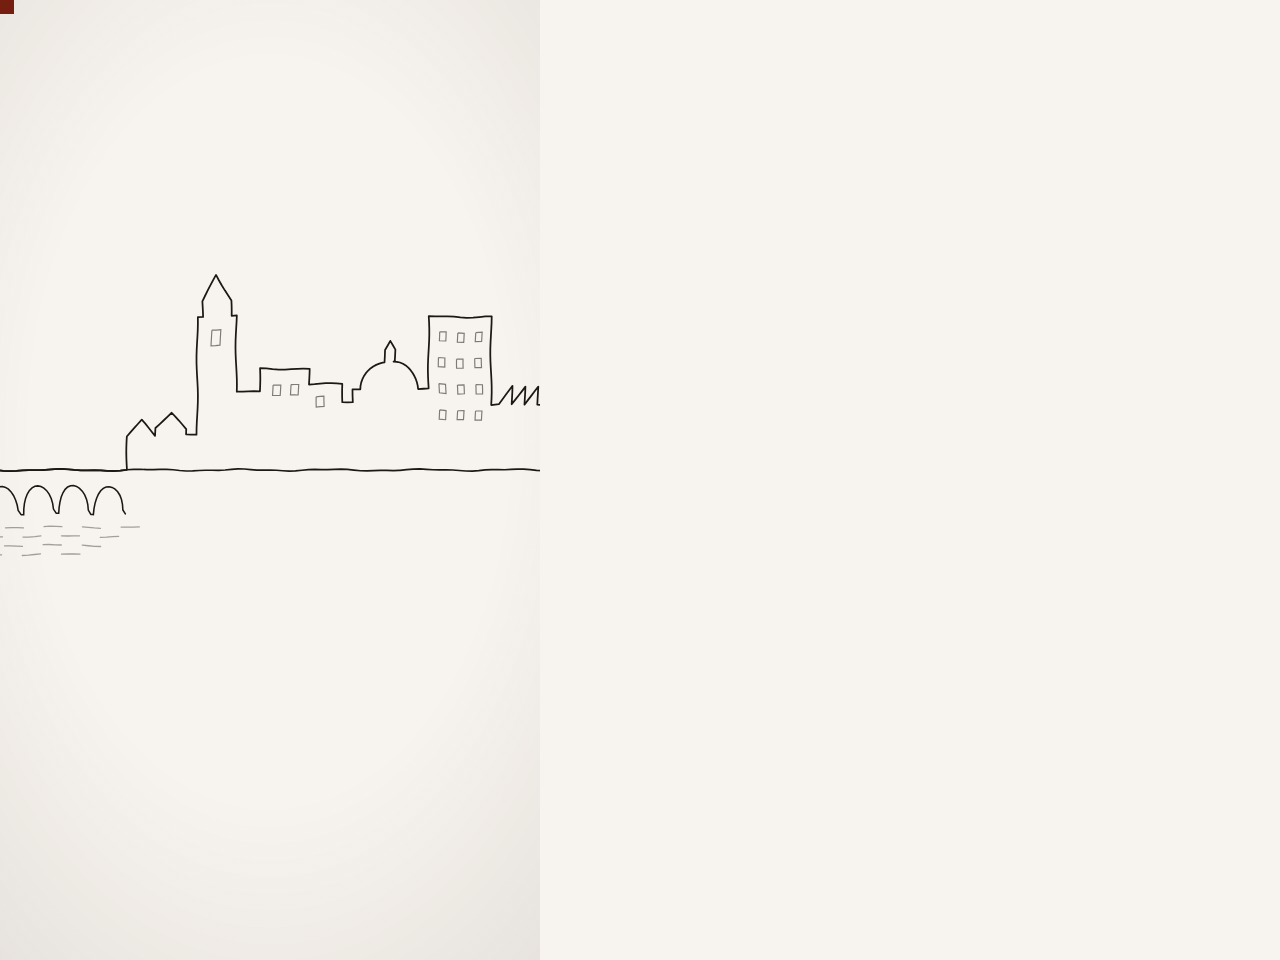
<file: promo/reel/reel.html>
<!doctype html>
<html lang="es">
<head>
<meta charset="utf-8">
<title>sesmi · reel</title>
<!--
  Reel vertical de sesmi (1080×1920), en clave de concepto: el cuadrado rojo (el punto de la i)
  vive en una ciudad media, se va, aprende cómo se hace y vuelve. Lo pinta render.mjs fotograma a
  fotograma: inyecta window.BRAND (src/brand/brand.json) y window.TL (timeline.json) y llama a
  renderAt(t). Todo es función de t (sin transiciones CSS), así cada fotograma es determinista.
-->
<style>
@font-face{font-family:"Apfel";src:url("../../public/fonts/ApfelGrotezk-Mittel.woff2") format("woff2");font-weight:500}
@font-face{font-family:"Apfel Fett";src:url("../../public/fonts/ApfelGrotezk-Fett.woff2") format("woff2");font-weight:700}
@font-face{font-family:"Instrument Sans";src:url("../../public/fonts/InstrumentSans-Variable.woff2") format("woff2");font-weight:400 700;font-style:normal}
@font-face{font-family:"Instrument Sans";src:url("../../public/fonts/InstrumentSans-Italic-Variable.woff2") format("woff2");font-weight:400 700;font-style:italic}
:root{
  --paper:#F7F3EE;--paper-2:#EFE9E1;--paper-3:#E6DED3;--ink:#1C1814;--red:#7A1F10;
  --ink-2:color-mix(in srgb,var(--ink) 70%,var(--paper));--ink-3:color-mix(in srgb,var(--ink) 48%,var(--paper));
  --display:"Apfel",sans-serif;--strong:"Apfel Fett",sans-serif;--text:"Instrument Sans",sans-serif;
}
*{box-sizing:border-box}
html,body{margin:0;background:var(--paper)}
#stage{position:relative;width:540px;height:960px;overflow:hidden;background:var(--paper);color:var(--ink);
  font:400 18px/1.5 var(--text);-webkit-font-smoothing:antialiased}
.abs{position:absolute}
.lbl{font:500 11px/1.3 var(--display);letter-spacing:.08em;text-transform:uppercase}
.wmk{display:block}.wmk svg{display:block;width:100%;height:auto;overflow:visible}
.fig svg{display:block;width:100%;height:100%}

#world{position:absolute;left:0;top:0;width:1700px;height:960px;will-change:transform}
#world svg{position:absolute;inset:0;width:1700px;height:960px;overflow:visible}
.tl{position:absolute;left:44px;right:44px;top:586px;text-align:center;text-wrap:balance;font:500 35px/1.1 var(--display);letter-spacing:-.022em;opacity:0}
.tl .w{display:inline-block}
.tl .red{color:var(--red)}
.flb{position:absolute;left:0;right:0;top:546px;display:flex;justify-content:center;align-items:center;gap:10px;color:var(--ink-3);opacity:0}
.flb i{width:8px;height:8px;background:var(--red)}
.fh{position:absolute;left:150px;top:250px;width:240px;height:240px;opacity:0}
#sq{position:absolute;width:14px;height:14px;background:var(--red)}

#endL{position:absolute;inset:0;background:var(--paper);display:none}
#ink{position:absolute;inset:0;background:var(--ink);color:var(--paper);display:none}
#ink .pat{position:absolute;inset:0;display:grid;grid-template-columns:repeat(9,60px);grid-auto-rows:60px}
#ink .pat span{display:flex;align-items:center;justify-content:center;color:color-mix(in srgb,var(--paper) 11%,transparent)}
#ink .pat .fig{width:38px;height:38px}
.ht{font:700 112px/.9 var(--strong);letter-spacing:-.045em;text-align:center}
.ht .dot{display:inline-block;width:.17em;height:.17em;background:var(--paper);margin-left:.04em}

#vig{position:absolute;inset:0;pointer-events:none;background:radial-gradient(ellipse 80% 70% at 50% 45%,transparent 55%,rgba(28,24,20,.07))}
</style>
</head>
<body>
<div id="stage">
  <div id="world"><svg id="wsvg" viewBox="0 0 1700 960"></svg></div>
  <div id="figs"></div>
  <div id="texts"></div>
  <div id="sq"></div>

  <div id="endL">
    <div class="abs" style="left:90px;top:380px;width:360px"><span class="wmk" id="wmEnd"></span></div>
    <div class="abs lbl" style="left:0;right:0;top:528px;text-align:center;color:var(--ink-2);font-size:12px;opacity:0" id="e1">Sociedad Económica de San Miguel</div>
    <div class="abs" style="left:0;right:0;top:600px;text-align:center;font:500 27px/1 var(--display);opacity:0" id="e2">sesmi.org</div>
    <div class="abs lbl" style="left:0;right:0;top:642px;text-align:center;color:var(--ink-3);opacity:0" id="e3">Talavera de la Reina</div>
  </div>

  <div id="ink">
    <div class="pat" id="pat"></div>
    <div class="abs lbl" style="left:0;right:0;top:268px;text-align:center;color:color-mix(in srgb,var(--paper) 55%,var(--ink));font-size:12px" id="k0">Principio fundacional</div>
    <div class="abs ht" style="left:0;right:0;top:310px"><div id="k1">debemos</div><div id="k2">saber<span class="dot"></span></div></div>
    <div class="abs" style="left:60px;right:60px;top:570px;text-align:center;font:400 20px/1.45 var(--text);color:color-mix(in srgb,var(--paper) 74%,var(--ink))" id="k3">Investigación económica independiente, en&nbsp;abierto, para las ciudades medias.</div>
  </div>

  <div id="vig"></div>
</div>

<script>
(() => {
const B = window.BRAND;
const NS = "http://www.w3.org/2000/svg";
const $ = (id) => document.getElementById(id);
const EV = [];
const ev = (t, k, v) => EV.push({ t: Math.round(t * 1000) / 1000, k, v });
const clamp = (x, a = 0, b = 1) => Math.min(b, Math.max(a, x));
const eOut = (x) => 1 - Math.pow(1 - clamp(x), 3);
const eIO = (x) => { x = clamp(x); return x < .5 ? 4 * x * x * x : 1 - Math.pow(-2 * x + 2, 3) / 2; };
const stepN = (t, t0, fps) => Math.floor((t - t0) * fps + 1e-6);

// ── figuras (copia de SEQ en src/brand/index.ts)
const SEQ = {
  buho: { fps: 5, origin: [50, 85], frames: (v) => B.frames.buho[v],
    steps: [["s1", 0, 0], ["s2", .5, 0], ["blink1", .8, 0], ["blink2", .8, 0], ["s3", .5, 0], ["s4", 0, 0], ["s1", -.5, 0], ["s2", -.8, 0], ["s3", -.5, 0], ["s4", 0, 0]] },
  caballo: { fps: 6, origin: [50, 50], frames: () => B.frames.caballo.run,
    steps: [["g1", 0, -.5], ["g2", .5, 0], ["g3", -.5, -1.5], ["g4", -1.5, -.5], ["g5", 1, 0], ["g6", .5, -.25]] },
  paloma: { fps: 6, origin: [50, 50], frames: () => B.frames.paloma.flap,
    steps: [["f1", 0, 1], ["f2", 0, -.5], ["f3", 0, -1.5], ["f4", 0, -2], ["f5", 0, -1.5], ["f6", 0, -.5]] },
};
const NAMES = ["buho", "caballo", "paloma"];
function fig(host, name, variant = "mayor") {
  host.innerHTML = `<svg viewBox="0 0 100 100"><g><path fill="currentColor"/></g></svg>`;
  const g = host.querySelector("g"), p = host.querySelector("path");
  const Q = SEQ[name], F = Q.frames(variant), rest = B.figs[name][variant];
  return (t, t0) => {
    if (t0 == null || t < t0) { p.setAttribute("d", rest); g.removeAttribute("transform"); return; }
    const [f, r, y] = Q.steps[stepN(t, t0, Q.fps) % Q.steps.length];
    p.setAttribute("d", F[f]);
    g.setAttribute("transform", `translate(0 ${y}) rotate(${r} ${Q.origin[0]} ${Q.origin[1]})`);
  };
}

// ── la ciudad, dibujada a mano (coordenadas del mundo; suelo en y = G)
const G = 470, HOME = 270, S = 1.3; // el mundo se dibuja a escala S alrededor del cuadrado
// temblor de mano: ondas largas y suaves, no dientes de sierra
const wob = (x, y) => [x + Math.sin(y * .11 + x * .03) * .55, y + Math.sin(x * .09 + 1.3) * .6 + Math.sin(x * .23 + y * .05) * .3];
function hand(pts) {
  let d = "";
  for (let i = 0; i < pts.length; i++) {
    const [x0, y0] = pts[i];
    if (i === 0) { const [a, b] = wob(x0, y0); d += `M${a.toFixed(2)} ${b.toFixed(2)}`; continue; }
    const [px, py] = pts[i - 1], n = Math.max(1, Math.ceil(Math.hypot(x0 - px, y0 - py) / 5));
    for (let k = 1; k <= n; k++) { const [a, b] = wob(px + (x0 - px) * k / n, py + (y0 - py) * k / n); d += `L${a.toFixed(2)} ${b.toFixed(2)}`; }
  }
  return d;
}
const P = [];
const L = (x, dy) => P.push([x, G - dy]);
L(-10, 0); L(160, 0);
// casas bajas
L(160, 26); L(171, 38); L(182, 26); L(182, 32); L(194, 44); L(206, 32); L(206, 28); L(214, 28);
// torre (la Colegiata)
L(214, 118); L(218, 118); L(218, 130); L(229, 150); L(240, 130); L(240, 118); L(244, 118); L(244, 60);
// manzanas
L(262, 60); L(262, 78); L(300, 78); L(300, 66); L(326, 66); L(326, 52); L(334, 52); L(334, 62); L(340, 62);
// cúpula (la basílica del Prado)
const DC = 362, DR = 22, DY = 62;
for (let a = Math.PI; a > Math.PI / 2 + .14; a -= .12) P.push([DC + DR * Math.cos(a), G - DY - DR * Math.sin(a)]);
L(358, DY + DR - .5); L(358, DY + DR + 9); L(362, DY + DR + 16); L(366, DY + DR + 9); L(366, DY + DR - .5);
for (let a = Math.PI / 2 - .14; a >= 0; a -= .12) P.push([DC + DR * Math.cos(a), G - DY - DR * Math.sin(a)]);
L(384, 62); L(392, 62);
// bloque de viviendas
L(392, 118); L(440, 118); L(440, 50);
// fábrica de dientes de sierra y chimenea
L(446, 50); L(456, 64); L(456, 50); L(466, 64); L(466, 50); L(476, 64); L(476, 50); L(480, 50); L(480, 172); L(488, 172); L(488, 50); L(494, 50);
L(494, 30); L(502, 38); L(510, 30); L(522, 30); L(522, 0); L(560, 0);
const SKY = hand(P);
// puente viejo sobre el río: arcos colgando del tablero
let BR = "";
for (let i = 0; i < 5; i++) {
  const x0 = 24 + i * 27, x1 = x0 + 27, cx = (x0 + x1) / 2, r = 11.5, pts = [[x0, G + 34]];
  for (let a = Math.PI; a >= 0; a -= .2) pts.push([cx + r * Math.cos(a), G + 34 - 22 * Math.sin(a) + 0]);
  pts.push([x1, G + 34]);
  BR += hand(pts);
}
let WAT = "";
for (let r = 0; r < 4; r++) for (let x = 6 + (r % 2) * 14; x < 170 - r * 12; x += 30) WAT += hand([[x, G + 44 + r * 7], [x + 14, G + 44 + r * 7]]);
let DET = "";
const box = (x, y, w, h) => { DET += hand([[x, y], [x + w, y], [x + w, y + h], [x, y + h], [x, y]]); };
box(225, G - 108, 7, 12);
for (let c = 0; c < 3; c++) for (let r = 0; r < 4; r++) box(400 + c * 14, G - 106 + r * 20, 5, 7);
box(272, G - 66, 6, 8); box(286, G - 66, 6, 8); box(306, G - 56, 6, 8);
const ROAD = [[640, "Madrid"], [790, "Consultoría"], [940, "Barcelona"], [1090, "Banco central"], [1240, "Datos"]];

const w = $("wsvg");
w.innerHTML = `<g transform="translate(${HOME} ${G}) scale(${S}) translate(${-HOME} ${-G})">` +
  `<path id="ground" d="${hand([[-20, G], [1700, G]])}" fill="none" stroke="currentColor" stroke-width="1.3" stroke-linecap="round"/>` +
  `<path id="sky" d="${SKY}" fill="none" stroke="currentColor" stroke-width="1.35" stroke-linejoin="round" stroke-linecap="round"/>` +
  `<path id="bridge" d="${BR}" fill="none" stroke="currentColor" stroke-width="1.2" stroke-linecap="round"/>` +
  `<path id="water" d="${WAT}" fill="none" stroke="currentColor" stroke-opacity=".38" stroke-width="1" stroke-linecap="round"/>` +
  `<path id="det" d="${DET}" fill="none" stroke="currentColor" stroke-opacity=".55" stroke-width=".9"/>` +
  ROAD.map(([x, s], i) => `<g class="road" data-i="${i}"><line x1="${x}" y1="${G}" x2="${x}" y2="${G + 9}" stroke="currentColor" stroke-width="1.4"/>` +
    `<text x="${x}" y="${G + 30}" text-anchor="middle" style="font:500 10px var(--display);letter-spacing:.08em;text-transform:uppercase;fill:var(--ink-3)">${s}</text></g>`).join("") + `</g>`;
const dash = (id) => { const p = $(id), l = p.getTotalLength(); p.style.strokeDasharray = `${l} ${l}`; return (x) => (p.style.strokeDashoffset = l * (1 - clamp(x))); };
const dGround = dash("ground"), dSky = dash("sky"), dBridge = dash("bridge"), dWater = dash("water");

// ── textos (entran con un fundido suave; salen igual)
const TEXTS = [
  [1.0, 4.7, "Hay ciudades que nadie analiza."],
  [7.2, 10.1, "Donde las grandes firmas no vienen."],
  [10.3, 12.9, "Y cuando vienen, no son de aquí."],
  [13.4, 16.5, "Alguien se fue de una de ellas."],
  [17.0, 20.3, "Aprendió cómo se hace."],
  [21.5, 25.8, "Y quiso volver."],
  [26.3, 31.7, "Porque estas ciudades merecen *el *mismo *rigor que Madrid o Barcelona.", true],
  [32.4, 34.7, "Para entenderla."],
  [35.0, 37.3, "Para ponerla en marcha."],
  [37.6, 39.8, "Y para contársela a todos."],
];
const tEls = TEXTS.map(([a, b, s, byWord], i) => {
  const d = document.createElement("div"); d.className = "tl";
  const words = s.split(" ").map((x) => { const red = x.startsWith("*"); return `<span class="w${red ? " hl" : ""}">${x.replace(/\*/g, "")}</span>`; });
  d.innerHTML = words.join(" ");
  $("texts").appendChild(d);
  ev(a, "line", i);
  return { d, a, b, byWord, ws: [...d.querySelectorAll(".w")] };
});

// ── figuras: tres verbos
const FIGS = [["buho", "Investigación", 32.2, 34.8], ["caballo", "Servicios", 34.8, 37.4], ["paloma", "Divulgación", 37.4, 40.0]];
const fEls = FIGS.map(([n, lbl, a, b], i) => {
  const h = document.createElement("div"); h.className = "fh"; $("figs").appendChild(h);
  const l = document.createElement("div"); l.className = "flb lbl"; l.innerHTML = `<i></i>${lbl}`; $("figs").appendChild(l);
  const Q = SEQ[n];
  for (let k = 0, t = a + .3; t < b; k++, t = a + .3 + k / Q.fps) {
    const f = Q.steps[k % Q.steps.length][0];
    if (n === "caballo" && ["g1", "g2", "g4"].includes(f)) ev(t, "hoof", f === "g4" ? 1 : 0);
    if (n === "buho" && f === "blink1") ev(t, "owl");
    if (n === "paloma" && f === "f2") ev(t, "wing");
  }
  ev(a, "fig", i);
  return { h, l, a, b, play: fig(h, n) };
});

// ── el cuadrado: parpadea, se va andando, vuelve
const OUT0 = 13.8, OUT1 = 20.5, OUTF = 6, OUTD = 24;   // ida: 6 pasos/s de 24 px
const BACK0 = 21.2, BACKF = 10, BACKD = 30;            // vuelta: 10 pasos/s de 30 px (tiene prisa)
const FAR = HOME + OUTD * Math.round((OUT1 - OUT0) * OUTF);
const BACK1 = BACK0 + Math.ceil((FAR - HOME) / BACKD) / BACKF;
function squareX(t) {
  if (t < OUT0) return [HOME, 0, HOME];
  if (t < OUT1) { const k = stepN(t, OUT0, OUTF); return [HOME + OUTD * k, k % 2 ? -4 : 0, HOME + OUTD * OUTF * (t - OUT0)]; }
  if (t < BACK0) return [FAR, 0, FAR];
  const k = stepN(t, BACK0, BACKF), x = Math.max(HOME, FAR - BACKD * k);
  return [x, x > HOME && k % 2 ? -4 : 0, Math.max(HOME, FAR - BACKD * BACKF * (t - BACK0))];
}
for (let k = 1; k <= Math.round((OUT1 - OUT0) * OUTF); k++) ev(OUT0 + k / OUTF, "step", k);
for (let k = 1; k <= Math.ceil((FAR - HOME) / BACKD); k++) ev(BACK0 + k / BACKF, "stepB", k);
ev(BACK1, "home");
[0, 1, 2].forEach((i) => ev(i, "blink", i));
[20.8, 21.0].forEach((t, i) => ev(t, "look", i));
ROAD.forEach(([x], i) => {
  // cuando el letrero pasa por debajo del cuadrado, a la ida
  const t = OUT0 + (x - HOME) / (OUTD * OUTF); ev(t, "sign", i);
});
ev(5.0, "draw0"); ev(8.6, "draw1");

// ── «debemos saber.»
const pat = $("pat"), pfs = [];
for (let r = 0; r < 16; r++) for (let c = 0; c < 9; c++) {
  const s = document.createElement("span"), d = document.createElement("div"); d.className = "fig"; s.appendChild(d); pat.appendChild(s);
  pfs.push(fig(d, NAMES[(c + r) % 3], "menor"));
}
const INK0 = 40.0, SH0 = 44.3, SHD = .07;
ev(INK0, "flip"); ev(40.55, "saber", 0); ev(40.8, "saber", 1);

// ── firma: la tinta se encoge hasta ser el punto de la i
const [sqx, sqy, sqw] = B.wordmark.sq.map(Number);
const wmHost = $("wmEnd");
wmHost.innerHTML = `<svg viewBox="${B.wordmark.vb}"><defs><clipPath id="wc"><rect id="wcr" x="22" y="-702" height="714" width="0"/></clipPath></defs>` +
  `<path fill="currentColor" d="${B.wordmark.d}" clip-path="url(#wc)"/><rect id="wdot" fill="#7A1F10" x="${sqx}" y="${sqy}" width="${sqw}" height="${sqw}"/></svg>`;
const SC = 360 / 2360, DOT = [90 + (sqx - 22) * SC, 380 + (sqy + 702) * SC, sqw * SC];
const LETTER_END = [447, 949, 1397, 2181, 2382];
const WM0 = 44.95, WMD = .13;
for (let k = 1; k <= 6; k++) ev(SH0 + k * SHD, "shrink", k);
ev(SH0 + 6 * SHD, "land");
LETTER_END.forEach((_, i) => ev(WM0 + i * WMD, "letter", i));
ev(46.0, "sign2"); ev(46.6, "url");

EV.sort((a, b) => a.t - b.t);
window.EVENTS = EV;

// ── pintar
window.renderAt = (t) => {
  // mundo: suelo, ciudad, carretera
  const [sx, bob, sxs] = squareX(t);
  const cam = Math.max(0, sxs - 330);
  const worldOn = t < 32.2;
  $("world").style.display = worldOn ? "block" : "none";
  $("world").style.transform = `translateX(${-cam * S}px)`;
  $("world").style.opacity = String(1 - eIO((t - 31.6) / .6));
  dGround(eIO((t - 5.0) / 1.0));
  dSky(eIO((t - 5.4) / 3.2));
  dBridge(eIO((t - 6.6) / 1.4));
  dWater(eIO((t - 7.2) / 1.4));
  $("det").style.opacity = String(eOut((t - 8.2) / .9));

  // cuadrado
  const sq = $("sq");
  let vis = t < 2.5 ? stepN(t, 0, 2) % 2 === 0 : true;
  if (t >= 20.7 && t < 20.85) vis = false;
  if (t >= 20.95 && t < 21.05) vis = false;
  sq.style.display = vis && t < 32.2 ? "block" : "none";
  sq.style.opacity = String(1 - eIO((t - 31.6) / .6));
  sq.style.left = HOME + (sx - HOME - cam) * S - 7 + "px";
  sq.style.top = G - 14 + bob + "px";

  // textos
  tEls.forEach(({ d, a, b, byWord, ws }) => {
    if (t < a - .1 || t > b + .1) { d.style.opacity = 0; return; }
    const out = 1 - eIO((t - (b - .6)) / .6);
    if (byWord) {
      d.style.opacity = out; d.style.transform = "none";
      ws.forEach((w, i) => { const x = eOut((t - a - i * .14) / .5); w.style.opacity = x; w.style.transform = `translateY(${(1 - x) * 8}px)`; w.classList.contains("hl") && (w.style.color = t > a + 2.6 ? "var(--red)" : ""); });
    } else {
      const x = eOut((t - a) / .8);
      d.style.opacity = x * out; d.style.transform = `translateY(${(1 - x) * 10}px)`;
    }
  });

  // figuras
  fEls.forEach(({ h, l, a, b, play }) => {
    const on = t >= a && t < b + .05;
    const x = on ? eOut((t - a) / .5) * (1 - eIO((t - (b - .35)) / .35)) : 0;
    h.style.opacity = x; l.style.opacity = x;
    h.style.transform = `translateY(${(1 - eOut((t - a) / .6)) * 10}px)`;
    if (on) play(t, a + .3);
  });

  // tinta: se abre a saltos desde el centro y al final se encoge hasta el punto de la i
  const ink = $("ink");
  const inkOn = t >= INK0 && t < SH0 + 6 * SHD;
  ink.style.display = inkOn ? "block" : "none";
  if (inkOn) {
    let x0, y0, x1, y1;
    if (t < SH0) {
      const k = Math.min(6, stepN(t, INK0, 1 / .07) + 1), r = (k / 6) * 560;
      [x0, y0, x1, y1] = [270 - r, 480 - r, 270 + r, 480 + r];
    } else {
      const k = Math.min(6, stepN(t, SH0, 1 / SHD) + 1), p = eIO(k / 6);
      const [dx, dy, ds] = DOT;
      [x0, y0, x1, y1] = [p * dx, p * dy, 540 + p * (dx + ds - 540), 960 + p * (dy + ds - 960)];
    }
    ink.style.clipPath = `inset(${y0}px ${540 - x1}px ${960 - y1}px ${x0}px)`;
    pfs.forEach((f) => f(t, INK0 + .5));
    $("k0").style.opacity = eOut((t - 40.5) / .6);
    $("k1").style.visibility = t >= 40.55 ? "visible" : "hidden";
    $("k2").style.visibility = t >= 40.8 ? "visible" : "hidden";
    $("k3").style.opacity = eOut((t - 41.7) / .8);
  }

  // firma
  const endOn = t >= SH0;
  $("endL").style.display = endOn ? "block" : "none";
  if (endOn) {
    $("wdot").style.visibility = t >= SH0 + 6 * SHD ? "visible" : "hidden";
    const n = t < WM0 ? 0 : Math.min(5, stepN(t, WM0, 1 / WMD) + 1);
    $("wcr").setAttribute("width", n ? LETTER_END[n - 1] - 22 + 6 : 0);
    [["e1", 46.0], ["e2", 46.6], ["e3", 47.0]].forEach(([id, a]) => {
      const x = eOut((t - a) / .8); $(id).style.opacity = x; $(id).style.transform = `translateY(${(1 - x) * 8}px)`;
    });
  }
};
window.renderAt(0);
})();
</script>
</body>
</html>
</file>
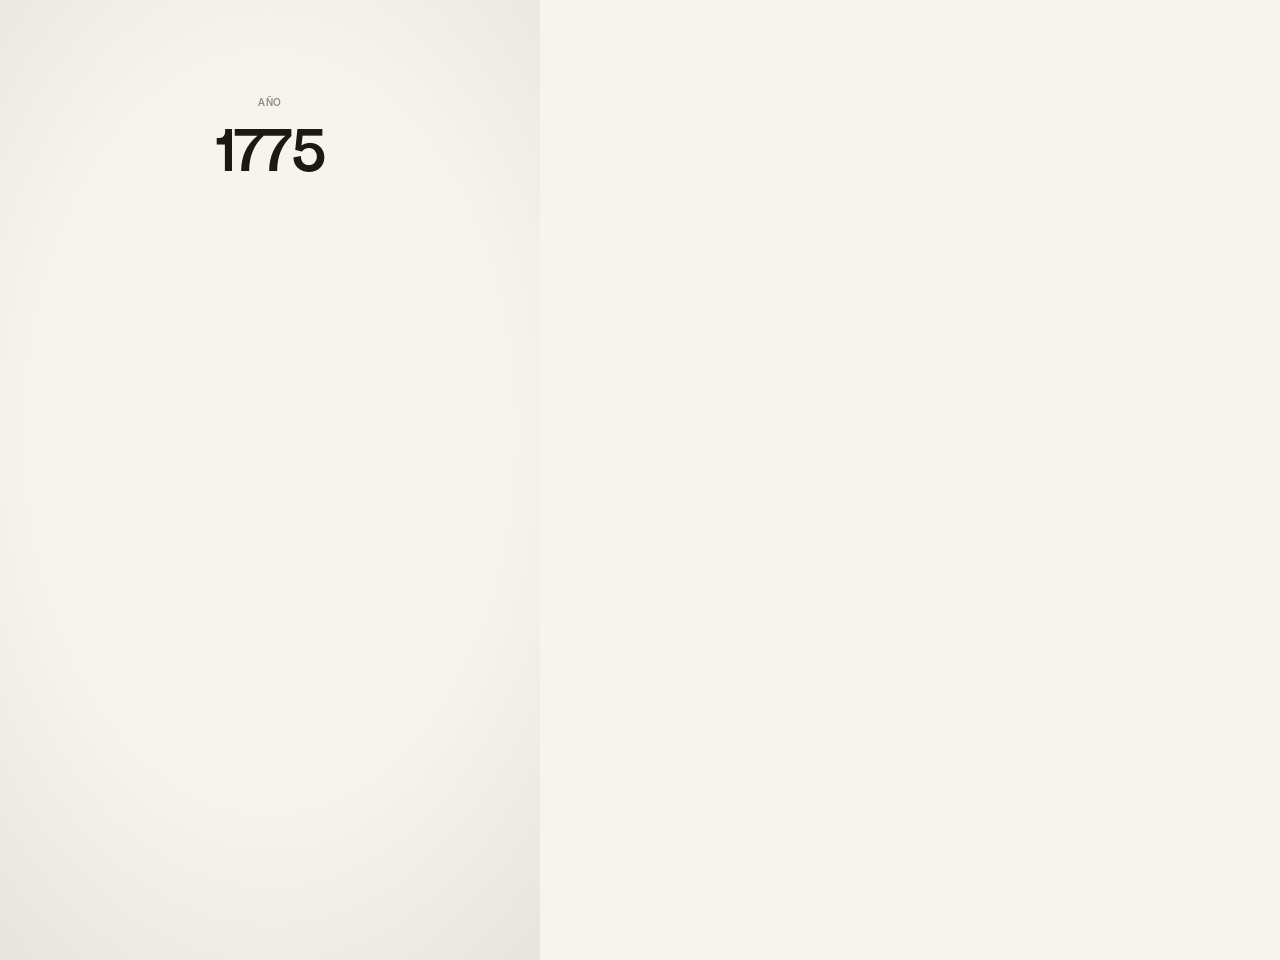
<file: promo/reel/250/reel.html>
<!doctype html>
<html lang="es">
<head>
<meta charset="utf-8">
<title>sesmi · 250 años</title>
<!--
  Versión C · «250 años». Macro de archivo (compás de Plantin, lacre) → «Año 1775» sobre la vista real de
  Wyngaerde, que se calca a pluma y se desvanece → gente de saberes distintos se reúne (cada oficio, un plano
  de láminas de la Encyclopédie) → escuelas, inventos, libros (cortes secos, una palabra por plano) → el año
  corre y la ciudad CRECE a saltos (bloques que suben piso a piso, grúas, chimenea, viaducto, tren, tendido)
  → la idea sigue siendo buena → sociedad abierta → «debemos saber.» → firma.
-->
<link rel="stylesheet" href="../shared/base.css">
<style>
.ppl{position:absolute;width:9px;height:9px;background:var(--ink);margin:-4.5px 0 0 -4.5px}
.ppl.red{background:var(--red)}
.year{position:absolute;left:0;right:0;top:118px;text-align:center;font:500 64px/1 var(--display);letter-spacing:-.03em;font-variant-numeric:tabular-nums;color:var(--ink);z-index:3}
.yl{position:absolute;left:0;right:0;top:96px;text-align:center;color:var(--ink-3);z-index:3}
.job{position:absolute;font:italic 400 15px/1 var(--text);color:var(--ink-2);white-space:nowrap;transform:translateX(-50%)}
.tile{position:absolute;z-index:3;background:var(--paper);border:1px solid var(--ink);display:none}
.tag{left:16px;top:533px;padding:8px 13px 9px;font:italic 400 17px/1 var(--text);color:var(--ink)}
.ico{left:456px;top:496px;width:68px;height:68px}
.ico svg{display:block}
.band{box-shadow:0 -1px 0 var(--ink),0 1px 0 var(--ink)}
</style>
</head>
<body>
<div id="stage">
  <div class="layer" id="pre" style="z-index:0"></div>
  <div class="layer" id="world" style="transform:scale(1.25);transform-origin:270px 470px">
    <div class="layer" id="old"><svg id="osv" viewBox="0 0 540 960"></svg></div>
    <div class="layer" id="now"><svg id="nsv" viewBox="0 0 540 960"></svg></div>
    <div class="layer" id="tableL"><svg id="tsv" viewBox="0 0 540 960"></svg></div>
    <div class="layer" id="people"></div>
    <div class="layer" id="jobs"></div>
  </div>
  <div class="layer" id="mont"></div>
  <div class="layer" id="crowd"></div>
  <div class="lbl yl" id="yl">Año</div>
  <div class="year" id="year">1775</div>
  <div class="layer" id="subs" style="z-index:5"></div>
  <div class="layer" id="intro" style="z-index:10"></div>
  <div id="vig"></div>
</div>
<script src="../shared/common.js"></script>
<script>
(() => {
const { $, ev, eOut, eIO, clamp, stepN, line, wordAt } = S;
const T = (id) => line(id).t;
const NS = "http://www.w3.org/2000/svg";
const G = 470;
const A = "../assets/archivo/", F = "../assets/foto/";
const GRAB = "grayscale(1) sepia(.34) contrast(1.32) brightness(1.03)"; // etalonaje «grabado»

// ───────────────────────── plano de archivo con foco libre (paneo + zoom lentos) ─────────────────────────
// src, nat [ancho, alto] en px de la imagen. o: t0, t1, box {l,t,w,h}, f0/f1 [fx,fy] (foco, fracción de la imagen),
// z0/z1 (zoom sobre «cubrir»), grade, fadeOut, rule (filetes de tinta arriba y abajo), parent.
const shot = (src, nat, o) => {
  o = { z0: 1, z1: 1.1, f0: [.5, .5], grade: "grabado", fadeOut: 0, fps: 6, ...o };
  o.f1 = o.f1 || o.f0;
  const b = o.box || { l: 0, t: 0, w: 540, h: 960 };
  const box = S.el("div", o.rule ? "band" : "", o.parent || $("mont"));
  box.style.cssText += `;position:absolute;overflow:hidden;left:${b.l}px;top:${b.t}px;width:${b.w}px;height:${b.h}px;display:none;z-index:${o.z ?? 1}`;
  const base = Math.max(b.w / nat[0], b.h / nat[1]);
  const img = S.el("img", "", box);
  img.src = src;
  if (o.grade === GRAB) { box.style.background = "var(--paper)"; img.style.mixBlendMode = "multiply"; }
  img.style.cssText += `;position:absolute;left:0;top:0;max-width:none;width:${nat[0] * base}px;height:${nat[1] * base}px;transform-origin:0 0;filter:${S.GRADE[o.grade] || o.grade}`;
  const upd = (t) => {
    const on = t >= o.t0 && t < o.t1;
    box.style.display = on ? "block" : "none";
    if (!on) return;
    const tq = o.fps ? o.t0 + stepN(t, o.t0, o.fps) / o.fps : t;   // paneo y zoom a saltos (pocos fps)
    const p = clamp((tq - o.t0) / (o.t1 - o.t0));
    const z = o.z0 + (o.z1 - o.z0) * p, fx = o.f0[0] + (o.f1[0] - o.f0[0]) * p, fy = o.f0[1] + (o.f1[1] - o.f0[1]) * p;
    const iw = nat[0] * base * z, ih = nat[1] * base * z;
    const x = Math.min(0, Math.max(b.w - iw, b.w / 2 - fx * iw)), y = Math.min(0, Math.max(b.h - ih, b.h / 2 - fy * ih));
    img.style.transform = `translate(${x}px,${y}px) scale(${z})`;
    box.style.opacity = (o.fadeOut ? 1 - eIO((tq - (o.t1 - o.fadeOut)) / o.fadeOut) : 1) * (o.opf ? o.opf(tq) : 1);
  };
  upd.o = o;
  return upd;
};
const BAND = { l: 0, t: 190, w: 540, h: 390 };                          // ventana de los planos de oficios y montaje

// ───────────────────────── 0 · arranque: dos macros de objetos reales ─────────────────────────
const SHOTS = [];
SHOTS.push(shot(A + "plantin-relieve-museo.jpg", [1920, 1440], { parent: $("intro"), t0: 0, t1: 1.0, z0: 1.05, z1: 1.3, f0: [.5, .5], grade: "calido", z: 1 }));
// ../assets/video/ia-lacre.mp4 (sello de latón que se levanta del lacre; clip generado con IA para sesmi, ver credits.json)
SHOTS.push(S.clip("ia-lacre", { parent: $("intro"), t0: .95, t1: 1.8, start: 2.9, from: [1.0, 50, 50], to: [1.1, 50, 50], grade: "calido", z: 1 }));
ev(.02, "open"); ev(1.0, "seal");

// ───────────────────────── 1 · «Año 1775» sobre la vista real; se calca a pluma y se desvanece ─────────────────────────
const DR0 = T("n1") + 2.85;                     // la pluma empieza con «en ciudades como esta»
// La vista real de 1775 es la base de la ciudad vieja: vive dentro de #old (se calca encima y se atenúa a pasos);
// cuando el año corre, el frente de derribo la borra de izquierda a derecha y la ciudad moderna crece donde estaba.
const Y0b = T("n6") - .4, WYN1 = Y0b + 4.2;
const wyn = shot(A + "talavera-wyngaerde-1567.jpg", [1280, 216], { parent: $("old"), t0: T("n1"), t1: WYN1, box: { l: 0, t: 250, w: 540, h: 280 }, rule: true,
  z0: 1.0, z1: 1.45, f0: [.12, .5], f1: [.9, .5], grade: GRAB, fps: 4,
  opf: (t) => Math.round((1 - .6 * clamp((t - DR0) / 3.4)) * 5) / 5 });
ev(T("n1"), "cut", 0);

// ── la ciudad de 1775 (grabado) y la de hoy
const old = S.drawCity($("osv"), { G, era: "1775" });
ev(DR0, "draw0");

// ── gente que se reúne alrededor de una mesa
const HOME = [[-20, G - 6], [-40, G - 6], [-60, G - 6], [-80, G - 6], [560, G - 6], [580, G - 6], [600, G - 6], [620, G - 6], [-100, G - 6], [640, G - 6]];
const SEAT = [[176, 392], [214, 392], [252, 392], [290, 392], [328, 392], [366, 392], [195, 438], [252, 438], [309, 438], [347, 438]];
const W0 = T("n2") + .1, W1 = W0 + 3.0;                // llegan andando desde los dos lados
const ppl = HOME.map(() => S.el("div", "ppl", $("people")));
for (let k = 1; k <= Math.round((W1 - W0) * 6); k += 2) ev(W0 + k / 6, "step", k);
$("tsv").innerHTML = `<path id="table" d="${S.hand([[150, 412], [392, 412]]) + S.hand([[166, 412], [166, 430]]) + S.hand([[376, 412], [376, 430]])}" fill="none" stroke="var(--ink)" stroke-width="1.6" stroke-linecap="round"/>`;
const dTable = S.dash($("table"));

// ── oficios: al nombrar a cada uno, un plano de láminas de la Encyclopédie (y una moneda) con corte seco
const JOBS = [["boticario", 0, 1, -18], ["maestra", 2, 3, -18], ["labrador", 7, 5, 26], ["comerciante", 9, 7, 26]];
const tags = [];
const mkTag = (txt, t0, t1) => { const e = S.el("div", "tile tag", $("mont"), txt); tags.push((t) => (e.style.display = t >= t0 && t < t1 ? "block" : "none")); };
const nameT = (i) => wordAt("n3", [1, 3, 5, 7][i]);
const endT = (i) => (i < 3 ? nameT(i + 1) : wordAt("n3", 7) + 1.65);   // corte seco de un oficio al siguiente
const OFSH = [
  { w: 0, a: nameT(0), b: endT(0), dir: F, src: "balanza-boticario.jpg", nat: [1920, 1278], z0: 1.45, z1: 1.7, f0: [.3, .38], f1: [.3, .5], grade: "calido" }, // boticario: la balanza de boticario
  { w: 1, a: nameT(1), b: endT(1), src: "enc-escritura-pluma.jpg", nat: [1228, 2000], z0: 1.7, z1: 2.0, f0: [.5, .15], f1: [.5, .21] },     // maestra: la mano y la pluma
  { w: 2, a: nameT(2), b: endT(2), src: "enc-labourage.jpg", nat: [1390, 2000], z0: 1.9, z1: 2.1, f0: [.62, .6], f1: [.74, .6],
    clip: "anim-labranza", start: 1.3, from: [1.25, 45, 56], to: [1.5, 36, 62] },          // labrador: la lámina de labranza animada (clip con IA; si no está, el grabado del arado)
  { w: 3, a: nameT(3), b: nameT(3) + .8, dir: F, src: "balanza-laton.jpg", nat: [1920, 1440], z0: 1.1, z1: 1.25, f0: [.5, .4], grade: "calido" }, // comerciante: la balanza
  { w: 3, a: nameT(3) + .8, b: endT(3), src: "atenas-tetradracma-lechuza-a.jpg", nat: [1920, 1920], z0: 1.3, z1: 1.5, f0: [.58, .4], grade: "grabado" }, // …y la moneda
];
OFSH.forEach((s, i) => {
  if (s.clip && (window.CLIPS || {})[s.clip]) {
    // ../assets/video/anim-labranza.mp4 (lámina de la Encyclopédie animada con IA para sesmi, ver credits.json)
    const c = S.clip(s.clip, { t0: s.a, t1: s.b, start: s.start, from: s.from, to: s.to, box: { left: 0, top: 190, width: 540, height: 390 }, grade: "grabado", z: 1 });
    c.box.classList.add("band"); SHOTS.push(c); ev(s.a, "cut", i + 1); return;
  }
  SHOTS.push(shot((s.dir || A) + s.src, s.nat, { t0: s.a, t1: s.b, box: BAND, rule: true, z0: s.z0, z1: s.z1, f0: s.f0, f1: s.f1, grade: s.grade === "calido" ? "calido" : GRAB }));
  ev(s.a, "cut", i + 1);
});
[0, 1, 2, 3].forEach((w) => mkTag(JOBS[w][0], nameT(w), endT(w)));
const jobs = JOBS.map(([w, seat, wi, dy]) => {
  const at = wordAt("n3", wi), [x, y] = SEAT[seat];
  const e = S.el("div", "job", $("jobs"), w); e.style.left = x + "px"; e.style.top = y + dy - 8 + "px";
  ev(at, "job", JOBS.findIndex((j) => j[0] === w));
  return { e, at, seat };
});

// ── escuelas, inventos, libros: seis planos, un corte por palabra (verbo y nombre)
const N4 = (i) => wordAt("n4", i);
const N4END = N4(5) + 1.3;
const MONT = [
  // [palabra i, hasta, archivo, nat, z0, z1, f0, f1, grade]
  [0, N4(1), "enc-escritura-batarda.jpg", [1276, 2000], 2.0, 2.2, [.5, .57], [.5, .6]],
  [1, N4(2), "enc-escritura-ronda.jpg", [1424, 2000], 1.9, 2.1, [.45, .89], [.55, .89]],
  [4, N4(5), "badius-vineta-1523.jpg", [1320, 2000], 2.3, 2.6, [.5, .56], [.5, .54]],
  [5, N4END, "enc-imprenta-pl1.jpg", [1286, 2000], 1.7, 1.9, [.45, .77], [.55, .77]],  // (si existe anim-imprenta, este plano es el clip)
];
MONT.forEach(([i, b, f, nat, z0, z1, f0, f1], k) => {
  if (i === 5 && (window.CLIPS || {})["anim-imprenta"]) {
    // ../assets/video/anim-imprenta.mp4 (lámina de la imprenta animada con IA para sesmi)
    const c = S.clip("anim-imprenta", { t0: N4(i), t1: b, start: 1.2, from: [1.12, 50, 50], to: [1.35, 52, 50], box: { left: 0, top: 190, width: 540, height: 390 }, grade: "grabado", z: 1 });
    c.box.classList.add("band"); SHOTS.push(c); ev(N4(i), "cut", 6 + k); return;
  }
  SHOTS.push(shot(A + f, nat, { t0: N4(i), t1: b, box: BAND, rule: true, z0, z1, f0, f1, grade: GRAB }));
  ev(N4(i), "cut", 6 + k);
});
// «Premiaron» e «inventos»: dos macros reales de máquinas de época (clips)
// ../assets/video/pascalina-laton.mp4 · ../assets/video/planetario-eisinga-engranajes.mp4
const BANDP = { left: 0, top: 190, width: 540, height: 390 };
[[2, N4(3), "pascalina-laton", 2.2, [1.4, 42, 42], [1.7, 40, 50]], [3, N4(4), "planetario-eisinga-engranajes", 1.0, [1.1, 50, 50], [1.3, 50, 55]]].forEach(([i, b, slug, start, from, to], k) => {
  const c = S.clip(slug, { t0: N4(i), t1: b, start, from, to, box: BANDP, grade: "calido", z: 1 });
  c.box.classList.add("band"); SHOTS.push(c); ev(N4(i), "cut", 8 + k);
});
// iconos (pictograma en una ficha) sobre los planos de cada nombre
const ICONS = [["escuela", N4(1), N4(2)], ["invento", N4(3), N4(4)], ["libro", N4(5), N4END]];
const icons = ICONS.map(([k, t0, t1], i) => {
  const tile = S.el("div", "tile ico", $("mont"));
  tile.innerHTML = `<svg width="66" height="66" viewBox="0 0 66 66"><path d="${S.ICON[k]()}" transform="translate(10 12) scale(1.1)" fill="none" stroke="var(--ink)" stroke-width="1.3" stroke-linecap="round"/></svg>`;
  const draw = S.dash(tile.querySelector("path"));
  ev(t0, "icon", i);
  return (t) => { const on = t >= t0 && t < t1; tile.style.display = on ? "block" : "none"; if (on) draw(eIO((Math.floor(t * 6 + 1e-6) / 6 - t0 + .05) / .45)); };
});
const TBL_OUT = T("n5") + .2;

// ── la idea: un cuadrado rojo en la ciudad («mejorarla»)
const IDEA = wordAt("n5", 9);
ev(IDEA, "stamp");

// ───────────────────────── el año corre: 1775 → 2026 y la ciudad CRECE a saltos ─────────────────────────
const Y0 = T("n6") - .4, Y1 = Y0 + 3.4;
const yearAt = (t) => { if (t < Y0) return 1775; const k = clamp(stepN(t, Y0, 12) / ((Y1 - Y0) * 12)); return Math.round(1775 + (2026 - 1775) * (.7 * k + .3 * eIO(k))); };
for (let k = 0; k < (Y1 - Y0) * 12; k += 1) ev(Y0 + k / 12, "tick", k);
ev(Y0 - .3, "time");
const tickYear = []; for (let k = 0; k <= Math.ceil((Y1 - Y0) * 12) + 1; k++) tickYear.push([Y0 + k / 12, yearAt(Y0 + k / 12)]);
const timeOf = (y) => { for (const [t, v] of tickYear) if (v >= y) return t; return Y1; };

// planos reales de hoy (breves, cuando la ciudad dibujada ya está completa): el puente viejo con su paseo de hormigón y la Colegiata (recortados los coches)
const TP = Y1 + .75;
SHOTS.push(shot(F + "talavera-puente-viejo-01.jpg", [1920, 1282], { t0: TP, t1: TP + .5, box: BAND, rule: true, z0: 1.05, z1: 1.3, f0: [.62, .55], f1: [.45, .6], grade: "calido" }));
SHOTS.push(shot(F + "talavera-colegiata-fachada.jpg", [1280, 1707], { t0: TP + .5, t1: TP + 1.0, box: BAND, rule: true, z0: 1.1, z1: 1.3, f0: [.5, .27], f1: [.5, .2], grade: "calido" }));
ev(TP, "cut", 20); ev(TP + .5, "cut", 22); ev(TP + 1.0, "cut", 21);

// ── 2026: bloques de pisos, naves, chimenea, grúas, antenas, viaducto de hormigón, tendido y tren
const NSV = $("nsv");
const mk = (parent, tag, at) => { const e = document.createElementNS(NS, tag); for (const k in at) e.setAttribute(k, at[k]); parent.appendChild(e); return e; };
const rnd = (i) => { const s = Math.sin(i * 127.1 + 311.7) * 43758.5453; return s - Math.floor(s); };
const eYear = (x) => 1790 + ((x - 36) / 480) * 185;      // el frente de derribo: borra 1775 de izquierda a derecha
const FH = 11;
const gFar = mk(NSV, "g", { "stroke-opacity": ".62" }), gMid = mk(NSV, "g", {}), gNear = mk(NSV, "g", {});
const gInfra = mk(NSV, "g", {}), gFront = mk(NSV, "g", {});
const STK = { fill: "var(--paper)", stroke: "var(--ink)", "stroke-linejoin": "round", "stroke-linecap": "round" };
const born = []; // [año, evento]  → sonido de obra
const blocks = [];
const mkBlock = (g, x, w, F, row, i) => {
  const xc = x + w / 2, b0 = eYear(xc) + 8 + rnd(i + 3) * 6, rise = 20 + F * 1.2;
  const fl = [];
  for (let j = 0; j < F; j++) {
    const y = G - (j + 1) * FH;
    let d = S.box(x, y, w, FH);
    const n = Math.floor((w - 6) / 8), sx = x + (w - (n * 8 - 4)) / 2;
    for (let k = 0; k < n; k++) d += `M${(sx + k * 8).toFixed(1)} ${y + 3}h4v5h-4z`;
    if (j === F - 1) { d += S.box(x + 3, y - 4, Math.min(11, w - 8), 4); if (w > 30) d += S.box(x + w - 12, y - 7, 8, 7); }
    fl.push(mk(g, "path", { ...STK, d, "stroke-width": row === 0 ? 1.1 : row === 1 ? 1.4 : 1.7, style: "display:none" }));
  }
  const bl = { x, w, F, b0, rise, fl, nv: -1, mast: null };
  if (row === 0 && F >= 12 && rnd(i + 21) > .45) {
    const top = G - F * FH - 11, cx = x + w / 2;
    let d = S.hand([[cx, top], [cx, top - 26]]) + S.hand([[cx - 5, top - 10], [cx + 5, top - 10]]) + S.hand([[cx - 3, top - 18], [cx + 3, top - 18]]) + S.hand([[cx - 6, top - 22], [cx - 1, top - 26]]);
    bl.mast = mk(g, "path", { d, fill: "none", stroke: "var(--ink)", "stroke-width": 1, "stroke-linecap": "round", display: "none" });
    bl.light = mk(g, "rect", { x: cx - 1.8, y: top - 29.5, width: 3.6, height: 3.6, fill: "var(--red)", display: "none" });
  }
  blocks.push(bl);
  born.push([b0 + rise * .4, i]);
};
{
  let x = 138, i = 0;
  while (x < 505) { const w = 24 + Math.round(rnd(i) * 8), F = 10 + Math.round(rnd(i + 50) * 6); mkBlock(gFar, x, w, F, 0, i); x += w + 4 + Math.round(rnd(i + 9) * 5); i++; }
  x = 144;
  while (x < 505) { const w = 28 + Math.round(rnd(i) * 10), F = 6 + Math.round(rnd(i + 50) * 6); mkBlock(gMid, x, w, F, 1, i); x += w + 7 + Math.round(rnd(i + 9) * 8); i++; }
  x = 134;
  while (x < 505) { const w = 34 + Math.round(rnd(i) * 22), F = 3 + Math.round(rnd(i + 50) * 3); mkBlock(gNear, x, w, F, 2, i); x += w + 9 + Math.round(rnd(i + 9) * 10); i++; }
}
// elementos que se dibujan (trazo) cuando llega su año
const drawn = [];
const place = (g, d, year, dur, at = {}) => {
  const p = mk(g, "path", { fill: "none", stroke: "var(--ink)", "stroke-width": 1.5, "stroke-linecap": "round", "stroke-linejoin": "round", ...at, d });
  const dash = S.dash(p); const o = { p, dash, year, dur }; drawn.push(o); return o;
};
mk(gInfra, "path", { d: S.hand([[-20, G], [560, G]]), fill: "none", stroke: "var(--ink)", "stroke-width": 1.6, "stroke-linecap": "round" });
// industria: nave de dientes de sierra y chimenea
{
  let d = S.hand([[54, G], [54, G - 24]]);
  const pts = [[54, G - 24]]; for (let k = 0; k < 3; k++) { const x0 = 54 + k * 19; pts.push([x0, G - 38], [x0 + 19, G - 24]); } pts.push([111, G]);
  d = S.hand(pts) + S.hand([[54, G - 24], [111, G - 24]]) + S.box(62, G - 16, 12, 16) + S.box(86, G - 14, 16, 8);
  const nave = place(gInfra, d, eYear(54) + 12, 14, { fill: "var(--paper)", "stroke-width": 1.6 });
  born.push([nave.year + 4, 91]);
  const ch = place(gInfra, S.hand([[115, G], [118, G - 128], [128, G - 128], [131, G]]) + S.hand([[117, G - 100], [129, G - 100]]) + S.hand([[117, G - 112], [129, G - 112]]) + S.hand([[116, G - 124], [130, G - 124]]) + S.hand([[117.5, G - 128], [117.5, G - 133], [128.5, G - 133], [128.5, G - 128]]), 1895, 10, { fill: "var(--paper)", "stroke-width": 1.7 });
  ch.red = mk(gInfra, "rect", { x: 118, y: G - 112, width: 10, height: 3, fill: "var(--red)", display: "none" });
  born.push([1897, 92]);
}
const puffs = [0, 1, 2, 3].map(() => mk(gInfra, "circle", { r: 4, fill: "none", stroke: "var(--ink)", "stroke-width": 1, display: "none" }));
// viaducto de hormigón: tramos que se suman
const via = [];
for (let i = 0; i < 9; i++) {
  const x0 = -5 + 61 * i;
  const d = S.box(x0 + 26, G + 24, 9, 44) + S.box(x0 + 22, G + 24, 17, 4) + S.box(x0, G + 18, 61, 6) + S.hand([[x0, G + 13], [x0 + 61, G + 13]]) + [0, 1, 2, 3, 4, 5].map((k) => S.hand([[x0 + 4 + k * 10.5, G + 13], [x0 + 4 + k * 10.5, G + 18]])).join("");
  const o = place(gInfra, d, 1944 + i * 5, 6, { fill: "var(--paper)", "stroke-width": 1.5 }); via.push(o); born.push([o.year + 2, 40 + i]);
}
// vía y tren
const rail = place(gInfra, S.hand([[-20, G + 62], [560, G + 62]]) + S.hand([[-20, G + 65], [560, G + 65]]), 1950, 12, { "stroke-width": 1.2 });
{ let d = ""; for (let x = -16; x < 560; x += 12) d += `M${x} ${G + 62}v3`; mk(gInfra, "path", { d, stroke: "var(--ink)", "stroke-opacity": ".5", "stroke-width": 1, id: "ties", display: "none" }); }
const TRAIN_Y = 1992, TR0 = timeOf(TRAIN_Y);
born.push([TRAIN_Y, 95]);
const train = mk(gInfra, "g", { display: "none" });
{
  const car = (x, loco) => {
    let d = loco ? S.hand([[x, G + 62], [x, G + 49], [x + 26, G + 49], [x + 35, G + 56], [x + 35, G + 62], [x, G + 62]]) : S.box(x, G + 48, 38, 14);
    const n = loco ? 2 : 4; for (let k = 0; k < n; k++) d += `M${x + 4 + k * 8} ${G + 52}h5v4h-5z`;
    mk(train, "path", { ...STK, d, "stroke-width": 1.5 });
    if (!loco) mk(train, "rect", { x: x + 1, y: G + 58, width: 36, height: 2.2, fill: "var(--red)" });
  };
  car(0, true); [38, 79, 120].forEach((x) => car(x, false));
}
// coches sobre el viaducto
const cars = [[40, 1, 0], [250, 1, 1], [430, 1, 0], [120, -1, 0], [330, -1, 1], [500, -1, 0]].map(([x0, dir, red]) => {
  const g = mk(gInfra, "g", { display: "none" });
  mk(g, "path", { d: "M0 6h14v-4h-3l-2-3h-5l-2 3h-2z", fill: red ? "var(--red)" : "var(--ink)" });
  return { g, x0, dir };
});
// tendido eléctrico: dos torres y cables
const pyl = (x, h) => S.hand([[x - 11, G], [x - 3, G - h]]) + S.hand([[x + 11, G], [x + 3, G - h]]) + S.hand([[x - 3, G - h], [x, G - h - 9], [x + 3, G - h]]) +
  [0.25, .5, .75].map((u) => S.hand([[x - 11 + 8 * u, G - h * u], [x + 11 - 8 * u, G - h * u - h * .25 * 0 - 0.001]])).join("") +
  [0.2, .45, .7].map((u) => S.hand([[x - 11 + 8 * u, G - h * u], [x + 11 - 8 * u, G - h * (u + .22)]])).join("") +
  S.hand([[x - 19, G - h + 13], [x + 19, G - h + 13]]) + S.hand([[x - 15, G - h + 31], [x + 15, G - h + 31]]) +
  S.hand([[x - 19, G - h + 13], [x - 19, G - h + 18]]) + S.hand([[x + 19, G - h + 13], [x + 19, G - h + 18]]) + S.hand([[x - 15, G - h + 31], [x - 15, G - h + 36]]) + S.hand([[x + 15, G - h + 31], [x + 15, G - h + 36]]);
const PA = [150, 160], PB = [488, 146];
place(gFront, pyl(PA[0], PA[1]), 1950, 8, { "stroke-width": 1.4 }); place(gFront, pyl(PB[0], PB[1]), 1957, 8, { "stroke-width": 1.4 });
const wire = (x0, y0, x1, y1, sag) => { const p = []; for (let k = 0; k <= 16; k++) { const u = k / 16; p.push([x0 + (x1 - x0) * u, y0 + (y1 - y0) * u + sag * 4 * u * (1 - u)]); } return S.hand(p); };
const WD = wire(PA[0] + 19, G - PA[1] + 18, PB[0] - 19, G - PB[1] + 18, 22) + wire(PA[0] + 15, G - PA[1] + 36, PB[0] - 15, G - PB[1] + 36, 18) +
  wire(PA[0] - 19, G - PA[1] + 18, 20, G - PA[1] + 44, 6) + wire(PB[0] + 19, G - PB[1] + 18, 560, G - PB[1] + 40, 6);
place(gFront, WD, 1962, 10, { "stroke-width": .9, "stroke-opacity": ".75" });
// grúas torre
const cranes = [[196, 190, 62, 1998], [330, 168, 56, 2004], [440, 196, 64, 2010]].map(([x, h, jr, yr0], i) => {
  const jl = 26; let d = S.hand([[x - 3, G], [x - 3, G - h]]) + S.hand([[x + 3, G], [x + 3, G - h]]);
  for (let y = G; y > G - h + 10; y -= 12) d += S.hand([[x - 3, y], [x + 3, y - 12]]) + S.hand([[x + 3, y], [x - 3, y - 12]]);
  d += S.hand([[x - jl, G - h], [x + jr, G - h]]) + S.hand([[x - jl, G - h - 4], [x + jr, G - h - 4]]);
  for (let u = x - jl + 4; u < x + jr - 2; u += 9) d += S.hand([[u, G - h], [u + 4.5, G - h - 4]]) + S.hand([[u + 4.5, G - h - 4], [u + 9, G - h]]);
  d += S.hand([[x - 3, G - h - 4], [x, G - h - 18], [x + 3, G - h - 4]]) + S.hand([[x, G - h - 18], [x + jr, G - h - 4]]) + S.hand([[x, G - h - 18], [x - jl, G - h - 4]]);
  d += S.box(x - jl - 1, G - h, 9, 10) + S.box(x + 5, G - h + 1, 8, 7);
  const o = place(gFront, d, yr0, 7, { "stroke-width": 1.2 });
  const load = mk(gFront, "g", { display: "none" });
  mk(load, "path", { d: "M0 0V12", stroke: "var(--ink)", "stroke-width": .9, fill: "none" });
  mk(load, "rect", { x: -4, y: 12, width: 8, height: 5, fill: "var(--ink)" });
  const light = mk(gFront, "rect", { x: x - 1.8, y: G - h - 22, width: 3.6, height: 3.6, fill: "var(--red)", display: "none" });
  born.push([yr0 + 2, 70 + i]);
  return { x, h, jr, yr0, load, light };
});

// ── hoy: vuelve la gente a la ciudad; luego una sociedad abierta
const TODAY = [[150, G - 6], [196, G - 6], [232, G - 6], [262, G - 6], [296, G - 6], [330, G - 6], [372, G - 6], [404, G - 6], [440, G - 6], [470, G - 6]];
const HOY0 = wordAt("n8", 2);
const today = TODAY.map(([x, y], i) => { const d = S.el("div", "ppl", $("people")); d.style.left = x + "px"; d.style.top = y + "px"; ev(HOY0 + i * .08, "pop"); return { d, at: HOY0 + i * .08 }; });
const C0 = wordAt("n9", 1), C1 = wordAt("n9", 8) + .3;
const crowd = [];
for (let r = 0; r < 12; r++) for (let c = 0; c < 11; c++) {
  const x = 30 + c * 48 + (r % 2) * 24 + Math.sin(r * 7.1 + c * 3.3) * 6, y = 130 + r * 34 + Math.cos(r * 2.9 + c * 5.1) * 5;
  if (x > 520) continue;
  const e = S.el("div", "ppl", $("crowd")); e.style.left = x + "px"; e.style.top = y + "px";
  if ((r * 11 + c) % 29 === 7) e.classList.add("red");
  crowd.push([e, C0 + (Math.hypot(x - 270, y - 320) / 330) * (C1 - C0)]);
}
for (let k = 0; k < 10; k++) ev(C0 + k * (C1 - C0) / 10, "pop");

// sonidos de obra: un golpe por bloque (espaciados), grúas, viaducto, tren
{
  let last = -1;
  born.sort((a, b) => a[0] - b[0]).forEach(([yr, id]) => {
    const t = timeOf(yr);
    if (id >= 70 && id < 80) { ev(t, "crane", id - 70); last = t; }
    else if (id >= 40 && id < 50) { ev(t, "via", id - 40); last = t; }
    else if (id === 95) ev(t, "train");
    else if (id === 92) ev(t, "chimney");
    else if (t - last >= .07) { ev(t, "build", id); last = t; }
  });
}

const SUBIDS = ["n1", "n2", "n3", "n4", "n5", "n6", "n7", "n8", "n9", "n10"];
const subs = SUBIDS.slice(0, 9).map((id, i) =>
  S.sub(id, { parent: $("subs"), hot: id === "n9" ? [1, 2] : id === "n7" ? [5] : [], out: Math.min(line(id).end + .7, T(SUBIDS[i + 1]) - .02) }));

const FLIP = T("n10") - .5, SHRINK = T("n10") + 2.5;
const saber = S.saber(FLIP, SHRINK, { a: wordAt("n10", 0), b: wordAt("n10", 1), tag: "Conocimiento en abierto, para cualquiera." });
const firma = S.firma(SHRINK + .42);

window.EVENTS = S.EVENTS.sort((a, b) => a.t - b.t);

const setD = (e, on) => { const v = on ? "" : "none"; if (e._d !== v) { e._d = v; e.setAttribute("display", v || "inline"); } };
const renderNow = (t, yr) => {
  const on = t >= Y0;
  $("now").style.display = on ? "block" : "none";
  if (!on) return;
  // el frente de derribo borra el 1775 de izquierda a derecha
  const f = yr >= 1980 ? 600 : 36 + 480 * clamp((yr - 1790) / 185);
  $("old").style.clipPath = `inset(0 0 0 ${f}px)`;
  blocks.forEach((b) => {
    const nv = yr < b.b0 ? 0 : Math.min(b.F, Math.ceil(((yr - b.b0) / b.rise) * b.F));
    if (nv !== b.nv) { b.fl.forEach((e, j) => (e.style.display = j < nv ? "" : "none")); b.nv = nv; }
    if (b.mast) { const v = nv >= b.F && yr >= 2006; setD(b.mast, v); setD(b.light, v && stepN(t, 0, 3) % 2 === 0); }
  });
  drawn.forEach((o) => { const p = clamp((yr - o.year) / o.dur); o.p.style.display = yr >= o.year ? "" : "none"; o.dash(p); if (o.red) setD(o.red, p >= 1); });
  const tq = Math.floor(t * 12) / 12;
  // humo de la chimenea (6 fps)
  const sm = yr >= 1897;
  puffs.forEach((c, j) => {
    const a = ((stepN(t, 0, 6) + j * 3) % 12) / 12;
    setD(c, sm);
    c.setAttribute("cx", 123 + a * 34 + Math.sin(a * 6 + j) * 2); c.setAttribute("cy", G - 138 - a * 62); c.setAttribute("r", 3 + a * 9); c.setAttribute("stroke-opacity", (.8 * (1 - a)).toFixed(2));
  });
  // tren, coches, grúas
  const rel = tq - TR0, tOn = yr >= TRAIN_Y && rel >= 0;
  setD(train, tOn); if (tOn) train.setAttribute("transform", `translate(${(-170 + ((rel * 150) % 900)).toFixed(1)} 0)`);
  const ties = $("nsv").querySelector("#ties"); setD(ties, yr >= 1962);
  cars.forEach(({ g, x0, dir }) => { setD(g, yr >= 1990); const x = (((x0 + dir * 70 * tq) % 620) + 620) % 620 - 40; g.setAttribute("transform", `translate(${x.toFixed(1)} ${G + 18 - 7})`); });
  cranes.forEach((c) => {
    const ok = yr >= c.yr0 + 7; setD(c.load, ok); setD(c.light, ok && stepN(t, 0, 3) % 2 === 1);
    if (!ok) return;
    const k = stepN(t, 0, 6), u = (Math.sin(k * .5 + c.x) + 1) / 2;
    c.load.setAttribute("transform", `translate(${c.x + 14 + (c.jr - 22) * u} ${G - c.h + 1 - 6 * Math.abs(Math.sin(k * .37 + c.x))})`);
  });
};

window.renderAt = (t) => {
  const yr = yearAt(t);
  const t6 = Math.floor(t * 6 + 1e-6) / 6;           // todo lo que se dibuja o se atenúa va a 6 pasos por segundo
  // arranque, vista de Wyngaerde y planos de archivo
  SHOTS.forEach((s) => s(t));
  wyn(t); tags.forEach((f) => f(t)); icons.forEach((f) => f(t));
  $("intro").style.display = t < T("n1") ? "block" : "none";

  // ciudades: la de 1775 se calca a pluma sobre el grabado; luego crece la de hoy
  old.draw(t6, DR0, 3.4);
  $("osv").style.opacity = t6 < T("n2") ? 1 : t6 < TBL_OUT ? 1 - .5 * eIO((t6 - T("n2")) / 1) : t6 < Y0 ? .5 + .5 * eIO((t6 - TBL_OUT) / 1) : 1;
  const endOp = 1 - eIO((t6 - (C0 - .2)) / .8);
  $("world").style.opacity = endOp;
  renderNow(t, yr);

  // año
  const yOn = t < FLIP, yA = eOut((t6 - T("n1") - .1) / .8);
  $("year").textContent = yr;
  $("year").style.opacity = yOn ? yA * endOp : 0;
  $("yl").style.opacity = yOn ? yA * endOp : 0;
  $("year").style.color = yr >= 2026 ? "var(--red)" : "var(--ink)";

  // gente de 1775
  ppl.forEach((d, i) => {
    const [hx, hy] = HOME[i], [sx, sy] = SEAT[i];
    const k = clamp(stepN(t, W0, 6) / ((W1 - W0) * 6)), e = eIO(k);
    d.style.left = hx + (sx - hx) * e + "px"; d.style.top = hy + (sy - hy) * e + (k < 1 && stepN(t, W0, 6) % 2 ? -3 : 0) + "px";
    d.style.display = t >= W0 && t < TBL_OUT + .6 ? "block" : "none";
    d.style.opacity = 1 - eIO((t6 - TBL_OUT) / .6);
  });
  $("tableL").style.opacity = 1 - eIO((t6 - TBL_OUT) / .6);
  dTable(eIO((t6 - W0 - 1.5) / 1.5));
  jobs.forEach(({ e, at }) => { e.style.opacity = t6 < TBL_OUT ? eOut((t6 - at) / .4) : 1 - eIO((t6 - TBL_OUT) / .6); });

  // la idea (rojo) en mitad de la calle, de 1775 a hoy
  let sq = $("idea");
  if (!sq) { sq = S.el("div", "ppl red", $("people")); sq.id = "idea"; sq.style.cssText += ";width:13px;height:13px;margin:-6.5px 0 0 -6.5px;left:270px;top:" + (G - 7) + "px"; }
  sq.style.display = t >= IDEA ? "block" : "none";

  today.forEach(({ d, at }) => (d.style.display = t >= at ? "block" : "none"));
  crowd.forEach(([e, at]) => { e.style.display = t >= at && t < FLIP + .5 ? "block" : "none"; e.style.opacity = .55 * (1 - eIO((t6 - (FLIP - .5)) / .5)) * eOut((t6 - at) / .3); });

  subs.forEach((f) => f(t));
  saber(t);
  firma(t);
};
window.renderAt(0);
})();
</script>
</body>
</html>
</file>
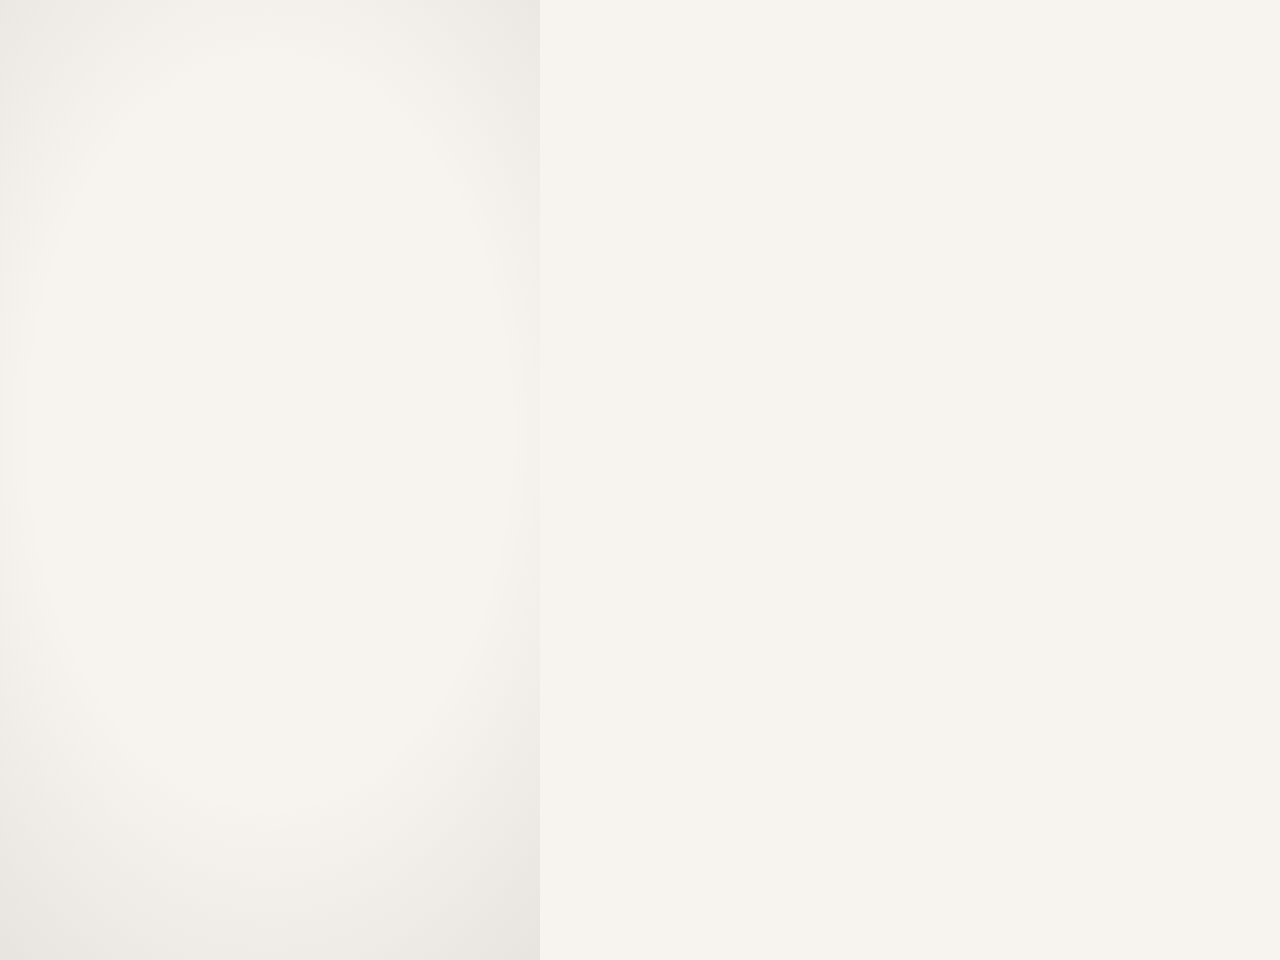
<file: promo/reel/aportar/reel.html>
<!doctype html>
<html lang="es">
<head>
<meta charset="utf-8">
<title>sesmi · ¿Quieres aportar?</title>
<!--
  Versión «aportar» · «¿Quieres aportar?». Una llamada a colaborar: cada vecino sabe algo; la retícula de la web
  se va llenando celda a celda (una por voz) hasta que queda la celda libre: la tuya. Cierre: «Escríbenos.» y el correo.
  Tiempos de voz en script.json (+ out/vo.json).
  Material usado (rutas literales para shared/credits.py):
    ../assets/video/ia-plumilla.mp4  ../assets/video/papel-washi-manos.mp4  ../assets/archivo/plantin-portada-compas-1564.jpg
    ../assets/video/ia-lacre.mp4  ../assets/archivo/talavera-wyngaerde-1567.jpg  ../assets/video/calculadora-mecanismo.mp4
    ../assets/archivo/enc-escritura-pluma.jpg  ../assets/foto/balanza-boticario.jpg  ../assets/foto/pluma-tinta-carta.jpg
-->
<link rel="stylesheet" href="../shared/base.css">
<style>
.scr{position:absolute;inset:0;display:none}
#q{z-index:3} #grid{z-index:3} #close{z-index:3} #cold{z-index:6}
.cell{position:absolute;width:270px;height:190px;overflow:hidden;display:none;background:var(--paper-2)}
.cell .tab{position:absolute;left:0;top:0;z-index:3;padding:6px 9px 5px 9px;background:var(--paper);border-right:1px solid var(--ink);border-bottom:1px solid var(--ink);color:var(--ink)}
.cell .tab.on{color:var(--red)}
.cell .sbox{position:absolute;inset:0;z-index:4;pointer-events:none}
.cell .flash{position:absolute;inset:0;z-index:6;background:var(--ink);display:none}
.cell .you{position:absolute;inset:0;z-index:5;background:var(--red);color:var(--paper);display:none;align-items:center;justify-content:center;font:500 64px/1 var(--display);letter-spacing:-.03em}
.plus{position:absolute;width:19px;height:19px;display:none;z-index:1}
.plus:before,.plus:after{content:"";position:absolute;background:var(--ink);opacity:.38}
.plus:before{left:9px;top:0;width:1px;height:19px}
.plus:after{top:9px;left:0;height:1px;width:19px}
#mk{position:absolute;width:16px;height:16px;background:var(--red);z-index:9;display:none}
.cnt{position:absolute;top:706px;left:30px;right:30px;display:flex;justify-content:space-between;color:var(--ink-3)}
.cnt b{font-weight:500;color:var(--ink);font-variant-numeric:tabular-nums}
#mail{position:absolute;left:0;right:0;top:372px;text-align:center;font:500 62px/1 var(--display);letter-spacing:-.03em;color:var(--ink);white-space:nowrap}
#web{position:absolute;left:0;right:0;top:446px;text-align:center;font:500 24px/1 var(--display);color:var(--ink-3)}
.fcell{position:absolute;top:600px;width:180px;height:120px;display:none}
.fcell .fg{position:absolute;left:58px;top:16px;width:64px;height:64px;color:var(--ink)}
.fcell .lbl{position:absolute;left:0;right:0;top:92px;text-align:center;color:var(--ink-2);font-size:11px}
.fcell .lbl i{display:inline-block;width:7px;height:7px;background:var(--red);margin-right:7px;vertical-align:1px}
.photo img{max-width:none}
</style>
</head>
<body>
<div id="stage">
  <div class="scr" id="cold"></div>

  <div class="scr" id="q">
    <div class="layer"><svg id="csv" viewBox="0 0 540 960"></svg></div>
  </div>

  <div class="scr" id="grid">
    <svg id="gl" viewBox="0 0 540 960" style="position:absolute;inset:0;width:540px;height:960px;z-index:8;overflow:visible">
      <path id="gh0" d="M0 120.5H540" stroke="#1C1814" stroke-width="1" fill="none"/>
      <path id="gh1" d="M0 310.5H540" stroke="#1C1814" stroke-width="1" fill="none"/>
      <path id="gh2" d="M0 500.5H540" stroke="#1C1814" stroke-width="1" fill="none"/>
      <path id="gh3" d="M0 690.5H540" stroke="#1C1814" stroke-width="1" fill="none"/>
      <path id="gv" d="M270.5 120V691" stroke="#1C1814" stroke-width="1" fill="none"/>
    </svg>
    <div id="mk"></div>
    <div class="cnt lbl" id="cnt"><span>Lo que sabe la ciudad</span><b id="cn">00 / 06</b></div>
  </div>

  <div class="scr" id="close">
    <svg id="fl" viewBox="0 0 540 960" style="position:absolute;inset:0;width:540px;height:960px;overflow:visible">
      <path id="fh0" d="M0 600.5H540" stroke="#1C1814" stroke-width="1" fill="none"/>
      <path id="fh1" d="M0 720.5H540" stroke="#1C1814" stroke-width="1" fill="none"/>
      <path id="fv0" d="M180.5 600V721" stroke="#1C1814" stroke-width="1" fill="none"/>
      <path id="fv1" d="M360.5 600V721" stroke="#1C1814" stroke-width="1" fill="none"/>
    </svg>
    <div id="mail"></div>
    <div id="web">sesmi.org</div>
  </div>
  <div id="vig"></div>
</div>
<script src="../shared/common.js"></script>
<script>
(() => {
const { $, ev, eOut, eIO, clamp, stepN, line, wordAt } = S;
const T = (id) => line(id).t, END = (id) => line(id).end;
const A = "../assets/archivo/", F = "../assets/foto/";
const Q12 = (t) => Math.floor(t * 12 + 1e-6) / 12;   // lo continuo (trazo, fundidos) se redondea a 12 fps

// ── tiempos clave
const CO = 1.92;                 // fin de la apertura (cuatro planos macro)
const G0 = 6.5;                  // corte a la retícula vacía
const CLOSE = 26.0;              // corte a papel limpio: correo
const FLIP = 30.5, SHRINK = FLIP + 1.9;
const cuts = [];
const cut = (t, v) => { cuts.push(t); ev(t, "cut", v); };

// ── 0 · apertura: macro de archivo a cortes secos (0–1,9 s)
const CS = { parent: $("cold"), z: 0, grade: "calido" };
const cold = [
  S.clip("ia-plumilla", { ...CS, t0: 0, t1: .48, start: .7, from: [1.04, 50, 50], to: [1.16, 50, 50] }),
  S.clip("papel-washi-manos", { ...CS, t0: .48, t1: .96, start: 2.2, from: [1.1, 45, 50], to: [1.25, 50, 50] }),
  S.photo(A + "plantin-portada-compas-1564.jpg", { ...CS, t0: .96, t1: 1.44, from: [1.2, 60, 38], to: [1.5, 62, 40] }),
  S.clip("ia-lacre", { ...CS, t0: 1.44, t1: CO, start: 1.2, from: [1.0, 50, 33], to: [1.0, 50, 33] }),
];
[.48, .96, 1.44, CO].forEach((t, i) => cut(t, i));

// ── 1 · la pregunta (n1) sobre papel, con la ciudad dibujándose debajo
const city = S.drawCity($("csv"), { G: 690 });
ev(CO + .05, "draw0");
const sub1 = S.sub("n1", { parent: $("q"), hot: [6], out: 1e3,
  style: "left:34px;right:34px;top:215px;text-align:left;font:500 74px/1.0 var(--display);letter-spacing:-.035em;text-wrap:balance" });

// ── 2 · la retícula: una celda por voz
const mkMedia = {
  v2: (o) => S.photo(A + "talavera-wyngaerde-1567.jpg", { ...o, from: [1.5, 96, 85], to: [1.5, 52, 85], grade: "grabado" }),
  v3: (o) => S.clip("calculadora-mecanismo", { ...o, start: 1.0, from: [1.15, 50, 50], to: [1.3, 50, 50], grade: "calido" }),
  v4: (o) => S.photo(A + "enc-escritura-pluma.jpg", { ...o, from: [1.0, 50, 4], to: [1.0, 50, 36], grade: "grabado" }),
  v5: (o) => S.photo(F + "balanza-boticario.jpg", { ...o, from: [1.2, 40, 18], to: [1.0, 45, 35], grade: "calido" }),
  v6: (o) => S.photo(F + "pluma-tinta-carta.jpg", { ...o, from: [1.35, 40, 45], to: [1.1, 60, 55], grade: "calido" }),
};
const CELLS = [
  { id: "v2", k: "Memoria", col: 0, row: 0 }, { id: "v3", k: "Código", col: 1, row: 0 },
  { id: "v4", k: "Enseñar", col: 0, row: 1 }, { id: "v5", k: "Oficio", col: 1, row: 1 },
  { id: "v6", k: "Ganas", col: 0, row: 2 }, { id: "you", k: "Tú", col: 1, row: 2 },
];
const FLASH = .17; // la celda entra con un bloque de tinta (2–3 pasos) y luego la imagen
CELLS.forEach((c, i) => {
  c.x = c.col * 270; c.y = 120 + c.row * 190;
  const el = S.el("div", "cell", $("grid")); el.style.left = c.x + "px"; el.style.top = c.y + "px"; c.el = el;
  c.tab = S.el("div", "tab lbl", el, c.k); c.tab.style.display = "none";
  c.flash = S.el("div", "flash", el);
  const p = S.el("div", "plus", $("grid")); p.style.left = c.x + 125 + "px"; p.style.top = c.y + 85 + "px"; c.plus = p;
  if (c.id === "you") { c.youEl = S.el("div", "you", el, "tú"); return; }
  c.at = T(c.id); c.L = line(c.id);
  c.med = mkMedia[c.id]({ t0: c.at, t1: 1e3, parent: el, z: 1, box: { left: 0, top: 0, width: 270, height: 190 } });
  if (c.id !== "v3" && c.id !== "v5" && c.id !== "v6") c.med.img.style.mixBlendMode = "multiply";
  const box = S.el("div", "sbox", el);
  c.sub = S.sub(c.id, { parent: box, out: 1e3,
    style: "position:absolute;left:0;right:0;top:auto;bottom:0;padding:7px 11px 8px;background:var(--paper);border-top:1px solid var(--ink);font:italic 400 19px/1.2 var(--text);letter-spacing:0;text-align:left;text-wrap:wrap" });
  c.box = box;
  ev(c.at - FLASH, "cell", i);
});
const YOU = CELLS[5];
// n7: primera pasada (una palabra, un salto del cuadrado) y segunda (cada celda destella al decir lo que aporta)
const N7 = T("n7");
const RUN1 = [0, 1, 2, 3, 4, 5].map((c, i) => ({ t: wordAt("n7", i), c }));
const RUN2 = [0, 1, 2, 3, 4, 5].map((c, i) => ({ t: wordAt("n7", 6 + i), c }));
RUN1.forEach((h, i) => ev(h.t, "hop", i));
RUN2.forEach((h, i) => (i < 5 ? ev(h.t, "pulse", i) : ev(h.t, "you")));
YOU.landAt = RUN1[5].t; YOU.fillAt = RUN2[5].t;
const MARK = [
  ...CELLS.slice(0, 5).map((c, i) => ({ t: c.at - FLASH, c: i })), { t: G0, c: 0 }, ...RUN1, ...RUN2.slice(0, 5), { t: YOU.fillAt, c: -1 },
].sort((a, b) => a.t - b.t);
const sub7 = S.sub("n7", { parent: $("grid"), hot: [8], out: 1e3,
  style: "left:30px;right:30px;top:704px;text-align:center;font:500 29px/1.08 var(--display);letter-spacing:-.025em" });
const GRID_END = CLOSE;

// ── 3 · cierre: «Escríbenos.» y el correo (4 s en pantalla), las tres figuras debajo
cut(G0, 4); cut(CLOSE, 5);
const MAIL = "hola@sesmi.org", MT0 = CLOSE + .04;
const TYPE_STEPS = [3, 6, 9, 12, 14];
TYPE_STEPS.forEach((_, k) => ev(MT0 + k / 12, "type", k));
const sub8 = S.sub("n8", { parent: $("close"), out: 1e3,
  style: "left:20px;right:20px;top:262px;text-align:center;font:500 88px/1 var(--display);letter-spacing:-.04em" });
const FIGS = [["buho", "Investigación", .72], ["caballo", "Servicios", .84], ["paloma", "Divulgación", .96]].map(([n, lbl, dt], i) => {
  const c = S.el("div", "fcell", $("close")); c.style.left = i * 180 + "px";
  const h = S.el("div", "fg", c);
  S.el("div", "lbl", c, `<i></i>${lbl}`);
  const t0 = CLOSE + dt; ev(t0, "fig", i);
  return { c, t0, play: S.fig(h, n) };
});

// ── 4 · «debemos saber.» y firma (el correo se queda en la firma, sin duplicar la web)
const saber = S.saber(FLIP, SHRINK, { a: wordAt("n9", 0), b: wordAt("n9", 1), tag: "Aporta lo que sabes." });
const firma = S.firma(SHRINK + .42);
(() => { // la última línea de la firma lleva el correo (en minúsculas, sin la mayúscula de .lbl)
  const e3 = document.querySelectorAll(".firma .lbl")[1];
  e3.textContent = "hola@sesmi.org";
  e3.style.cssText += ";text-transform:none;letter-spacing:0;font:500 22px/1 var(--display);color:var(--ink);top:648px";
})();

window.EVENTS = S.EVENTS.sort((a, b) => a.t - b.t);

const markCell = (tr) => { let c = -2; for (const m of MARK) if (tr >= m.t - 1e-6) c = m.c; return c; };

window.renderAt = (tr) => {
  const t = Q12(tr);
  // apertura
  $("cold").style.display = tr < CO ? "block" : "none";
  cold.forEach((f) => f(tr));

  // pregunta
  const inQ = tr >= CO && tr < G0;
  $("q").style.display = inQ ? "block" : "none";
  if (inQ) { city.draw(t, CO + .05, 3.7); sub1(t); }

  // retícula
  const inG = tr >= G0 && tr < GRID_END;
  $("grid").style.display = inG ? "block" : "none";
  if (inG) {
    // las líneas se trazan en cinco pasos
    ["gh0", "gh1", "gh2", "gh3", "gv"].forEach((id, i) => ($(id).style.display = tr >= G0 + i * .07 ? "block" : "none"));
    let filled = 0;
    CELLS.forEach((c, i) => {
      const isYou = c.id === "you";
      const on = isYou ? true : tr >= c.at - FLASH;
      c.el.style.display = on ? "block" : "none";
      c.plus.style.display = tr >= G0 + .35 && tr < (isYou ? YOU.fillAt : c.at - FLASH) ? "block" : "none";
      if (isYou) {
        const filledY = tr >= c.fillAt;
        c.el.style.background = filledY ? "var(--red)" : "var(--paper)";
        c.tab.style.display = tr >= c.landAt && !filledY ? "block" : "none";
        c.tab.classList.toggle("on", tr >= c.landAt);
        c.youEl.style.display = filledY ? "flex" : "none";
        c.el.style.display = tr >= c.landAt - 1e-6 ? "block" : "none";
        c.flash.style.display = tr >= c.fillAt - FLASH && tr < c.fillAt ? "block" : "none";
        if (filledY) filled++;
        return;
      }
      if (tr >= c.at) filled++;
      c.med(tr);
      const speaking = tr >= c.L.t - .05 && tr < c.L.end + .12;
      c.tab.style.display = tr >= c.at ? "block" : "none";
      c.tab.classList.toggle("on", speaking);
      // destello de entrada + destello al ser nombrada en n7
      const pulse = RUN2[i].t;
      const flashing = (tr >= c.at - FLASH && tr < c.at) || (tr >= pulse && tr < pulse + FLASH);
      c.flash.style.display = flashing ? "block" : "none";
      const showSub = tr < c.L.end + .45;
      c.box.style.display = showSub ? "block" : "none";
      if (showSub) c.sub(t);
    });
    // cuadrado rojo: marca la celda que habla / la que se nombra
    const mc = markCell(tr), mk = $("mk");
    if (mc < 0) mk.style.display = "none";
    else { mk.style.display = "block"; mk.style.left = CELLS[mc].x + 270 - 16 - 12 + "px"; mk.style.top = CELLS[mc].y + 12 + "px"; }
    const cnt = Math.min(6, filled);
    $("cn").textContent = String(cnt).padStart(2, "0") + " / 06";
    const n7on = tr >= N7 - .3;
    $("cnt").style.display = n7on ? "none" : "flex";
    sub7(t);
  }
  // cierre
  const inC = tr >= CLOSE && tr < FLIP + .6;
  $("close").style.display = inC ? "block" : "none";
  if (inC) {
    const k = clamp(stepN(tr, MT0, 12) + 1, 0, 5), nch = k >= 1 ? TYPE_STEPS[Math.min(4, k - 1)] : 0;
    $("mail").innerHTML = MAIL.slice(0, nch) + '<span style="visibility:hidden">' + MAIL.slice(nch) + "</span>";
    $("web").style.opacity = tr >= CLOSE + .55 ? 1 : 0;
    sub8(t);
    FIGS.forEach((f, i) => { f.c.style.display = tr >= f.t0 ? "block" : "none"; f.play(tr, f.t0 + .1); });
    [["fh0", .72], ["fh1", .72], ["fv0", .84], ["fv1", .96]].forEach(([id, d]) => ($(id).style.display = tr >= CLOSE + d ? "block" : "none"));
  }
  saber(tr);
  firma(tr);
};
window.renderAt(0);
})();
</script>
</body>
</html>
</file>
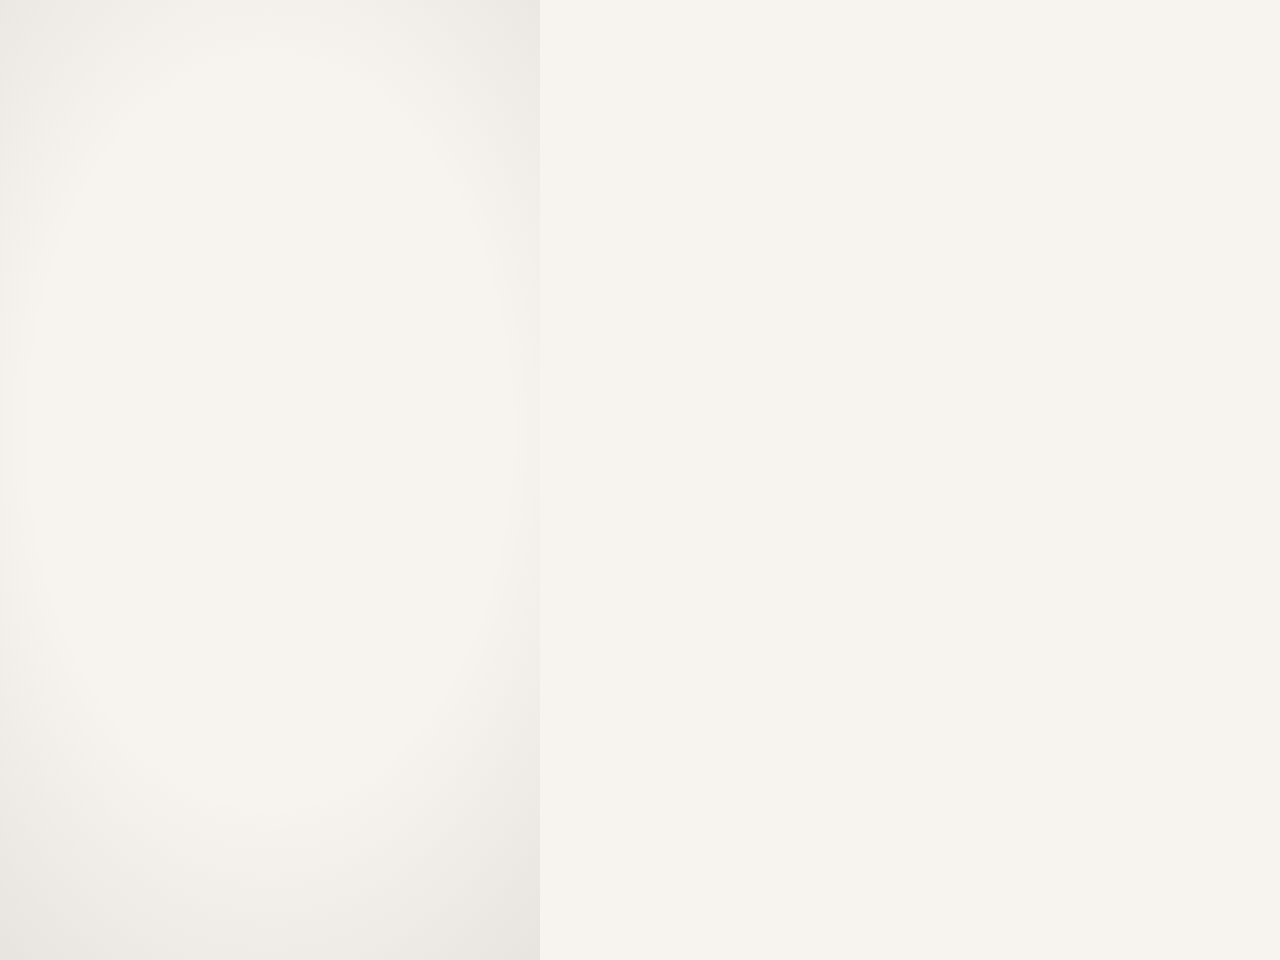
<file: promo/reel/dato-poblacion/reel.html>
<!doctype html>
<html lang="es">
<head>
<meta charset="utf-8">
<title>sesmi · Un dato de la ciudad</title>
<!--
  Material real (créditos en assets/*/credits.json; shared/credits.py lee estas rutas):
  ../assets/archivo/talavera-wyngaerde-1567.jpg  ../assets/archivo/mapa-toledo-1768.jpg
  ../assets/foto/talavera-puente-viejo-02.jpg
-->
<!--
  «Un dato de la ciudad» · 01 (37,6 s). Pieza de datos sobre la ciudad (aquí Talavera sí se nombra). Fuente: INE, Padrón
  municipal (población a 1 de enero), tabla 2902 (datos.json; no hay cifras de 1997: el primer tramo va a trazos).
  Apertura: tres cortes secos de archivo (la vista de Wyngaerde, 1567; el mapa de Tomás López, 1768; el puente) y corte a papel.
  n1: Talavera 1996–2025 a pluma, año a año (10 pasos/s); el cuadrado rojo (la punta de la pluma) llega al máximo, 2010 = 88.986.
  n2: la pluma sigue hasta 2025 (6 pasos/s), la cifra baja a 83.803 y se mide la caída: −5.183 (−5,8 %).
  n3: otra escala, índice 2010 = 100: la provincia sube (+7,6 %, +52.856 hab.), Talavera baja (−5,8 %).
  n4: Toledo (ciudad) y Talavera en habitantes; las líneas se cruzan en 2017 (marcado en rojo).
  n5: la pregunta en grande; el gráfico se encoge a un lado en tinta-3. n6: «Una pregunta para investigar».
  n7: «debemos saber.» y la firma. Todo a pocos fps (pluma a 10 y 6, cifras a saltos, fotos a 6); todo es función de t.
  Los eventos (cut, pen, peak, drop, gain, cross, qw, tag…) suenan en audio.py. Tiempos de la voz en script.json.
-->
<link rel="stylesheet" href="../shared/base.css">
<style>
.photo img{max-width:none}
#op{position:absolute;inset:0;background:var(--ink);z-index:1;display:none}
#opcap{position:absolute;left:0;right:0;top:626px;text-align:center;color:color-mix(in srgb,var(--paper) 62%,var(--ink));z-index:3;display:none}
#main{position:absolute;inset:0;background:var(--paper);z-index:6;display:none}
#main>svg{position:absolute;inset:0;width:540px;height:960px;overflow:visible}
#hd{position:absolute;left:32px;right:32px;top:60px;color:var(--ink-2);display:flex;justify-content:space-between;white-space:nowrap}
#hd i{display:inline-block;width:8px;height:8px;background:var(--red);margin-right:10px;vertical-align:0}
#hd .r{color:var(--ink-3)}
.rule{position:absolute;left:0;right:0;height:1px;background:var(--ink)}
.ro{position:absolute;inset:0}
.ro .lbl{position:absolute;white-space:nowrap}
.ro .lbl.m{color:var(--ink-3)}
.big{position:absolute;font:700 68px/1 var(--strong);letter-spacing:-.02em;white-space:nowrap}
.big .d{display:inline-block;width:.62em;text-align:center}
.big .p{display:inline-block;width:.3em;text-align:center}
.big .sg{display:inline-block;margin-right:.05em}
.big.s{font-size:44px}
.big.m{color:var(--ink-3)}
.big.r{color:var(--red)}
#q{position:absolute;left:32px;top:122px;width:490px;font:700 54px/1.02 var(--strong);letter-spacing:-.04em;display:none}
#q span{visibility:hidden}
#q .hot{color:var(--red)}
#tag{position:absolute;left:0;right:0;top:622px;text-align:center;color:var(--ink-2);visibility:hidden}
#tag i{display:inline-block;width:8px;height:8px;background:var(--red);margin-right:10px}
#src{position:absolute;left:32px;top:768px;font:500 10.5px/1.3 var(--display);letter-spacing:.02em;color:var(--ink-3);white-space:nowrap}
#subs{position:absolute;inset:0;pointer-events:none}
#subs .sub{top:648px;font-size:30px;left:32px;right:32px}
</style>
</head>
<body>
<div id="stage">
  <div class="layer" id="shots" style="z-index:2;overflow:hidden"><div id="op"></div></div>
  <div class="lbl" id="opcap">Wyngaerde · 1567</div>
  <div id="main">
    <div id="hd" class="lbl"><span><i></i>Un dato de la ciudad · 01</span><span class="r">INE · Padrón municipal</span></div>
    <div class="rule" id="r1" style="top:92px"></div>
    <div class="rule" id="r2" style="top:762px"></div>
    <div class="ro" id="roA">
      <div class="lbl" style="left:32px;top:112px;color:var(--ink-2)">Talavera de la Reina · habitantes</div>
      <div class="lbl m" style="right:32px;top:112px">1 de enero</div>
      <div class="big" id="aN" style="left:32px;top:136px"></div>
      <div class="big m" id="aY" style="right:32px;top:136px"></div>
    </div>
    <div class="ro" id="roB">
      <div class="lbl" style="left:32px;top:112px;color:var(--ink-2)">Provincia de Toledo · ganados desde 2010</div>
      <div class="lbl m" style="right:32px;top:112px">1 de enero</div>
      <div class="big" id="bN" style="left:32px;top:136px"></div>
      <div class="big m" id="bY" style="right:32px;top:136px"></div>
    </div>
    <div class="ro" id="roC">
      <div class="lbl m" style="left:32px;top:112px">Talavera</div>
      <div class="lbl" style="left:196px;top:112px;color:var(--ink-2)">Toledo (ciudad)</div>
      <div class="lbl m" style="right:32px;top:112px">1 de enero</div>
      <div class="big s m" id="cT" style="left:32px;top:140px"></div>
      <div class="big s" id="cO" style="left:196px;top:140px"></div>
      <div class="big s m" id="cY" style="right:32px;top:140px"></div>
    </div>
    <svg id="ch" viewBox="0 0 540 960"></svg>
    <div id="q"></div>
    <div class="lbl" id="tag"><i></i>Una pregunta para investigar</div>
    <div id="src">Fuente: INE, Padrón municipal (1 de enero), tabla 2902</div>
    <div id="subs"></div>
  </div>
  <div id="vig"></div>
</div>
<script src="../shared/common.js"></script>
<script>
(() => {
const { $, ev, clamp, stepN, line, wordAt } = S;
const NS = "http://www.w3.org/2000/svg", B = window.BRAND;
const show = (el, on, how = "block") => { const d = on ? how : "none"; if (el.style.display !== d) el.style.display = d; };
const vis = (el, on) => { const v = on ? "visible" : "hidden"; if (el.style.visibility !== v) el.style.visibility = v; };
const svgEl = (tag, attrs, parent) => { const e = document.createElementNS(NS, tag); for (const k in attrs) e.setAttribute(k, attrs[k]); parent.appendChild(e); return e; };
const txt = (parent, x, y, s, st, anchor = "start") => { const e = svgEl("text", { x, y, "text-anchor": anchor }, parent); e.setAttribute("style", st); e.textContent = s; return e; };
const setHTML = (el, h) => { if (el._h !== h) { el._h = h; el.innerHTML = h; } };

// ═════ datos (INE, Padrón municipal, tabla 2902 · datos.json)
const D = {"fuente":"INE · Cifras oficiales de población de los municipios españoles: Revisión del Padrón Municipal (población a 1 de enero). Tabla 2902 «Toledo: Población por municipios y sexo».","talavera":{"2025":83803,"2024":84738,"2023":84137,"2022":83247,"2021":83477,"2020":83663,"2019":83417,"2018":83009,"2017":83303,"2016":84119,"2015":85150,"2014":86779,"2013":88548,"2012":88755,"2011":88674,"2010":88986,"2009":88856,"2008":87763,"2007":85549,"2006":83793,"2005":82975,"2004":80305,"2003":79916,"2002":77519,"2001":76011,"2000":74241,"1999":73204,"1998":72208,"1996":70922},"toledo_ciudad":{"2025":87216,"2024":86526,"2023":86070,"2022":85085,"2021":85449,"2020":85811,"2019":84873,"2018":84282,"2017":83741,"2016":83459,"2015":83226,"2014":83334,"2013":83593,"2012":84019,"2011":83108,"2010":82489,"2009":82291,"2008":80810,"2007":78618,"2006":77601,"2005":75533,"2004":73485,"2003":72549,"2002":70893,"2001":69450,"2000":68537,"1999":67617,"1998":66989,"1996":66006},"provincia_toledo":{"2025":750815,"2024":740148,"2023":728496,"2022":713453,"2021":709403,"2020":703772,"2019":694844,"2018":687391,"2017":686841,"2016":688672,"2015":693371,"2014":699136,"2013":706407,"2012":711228,"2011":707242,"2010":697959,"2009":689635,"2008":670203,"2007":639621,"2006":615618,"2005":598256,"2004":578060,"2003":563099,"2002":546538,"2001":536131,"2000":527965,"1999":523459,"1998":519664,"1996":515880},"hechos":{"talavera_maximo":{"anyo":2010,"habitantes":88986},"talavera_ultimo":{"anyo":2025,"habitantes":83803},"talavera_cambio_desde_maximo":-5183,"talavera_cambio_pct":-5.8,"provincia_cambio_mismo_periodo":52856,"provincia_cambio_pct":7.6,"toledo_ciudad_cambio_mismo_periodo":4727,"toledo_ciudad_cambio_pct":5.7,"toledo_adelanta_a_talavera":{"anyo":2017,"toledo":83741,"talavera":83303},"peso_talavera_en_provincia_pct":{"1996":13.7,"2010":12.7,"2025":11.2},"talavera_1996_2025":{"de":70922,"a":83803}}};
const YRS = Object.keys(D.talavera).map(Number).sort((a, b) => a - b);     // 1996, 1998 … 2025 (no hay 1997)
const TAL = YRS.map((y) => D.talavera[y]), TOL = YRS.map((y) => D.toledo_ciudad[y]), PRO = YRS.map((y) => D.provincia_toledo[y]);
const I10 = YRS.indexOf(2010), I17 = YRS.indexOf(2017), I25 = YRS.indexOf(2025);
const H = D.hechos;
// comprobaciones: la pieza solo dice lo que dicen los datos
if (YRS.length !== 29 || YRS.includes(1997) || I10 !== 13 || I17 !== 20 || I25 !== 28) throw new Error("serie de años inesperada");
if (TAL[I10] !== H.talavera_maximo.habitantes || Math.max(...TAL) !== TAL[I10] || TAL[I25] - TAL[I10] !== H.talavera_cambio_desde_maximo) throw new Error("Talavera no cuadra");
if (PRO[I25] - PRO[I10] !== H.provincia_cambio_mismo_periodo || TOL[I25] - TOL[I10] !== H.toledo_ciudad_cambio_mismo_periodo) throw new Error("provincia/Toledo no cuadra");
if (!(TOL[I17] > TAL[I17] && TOL[I17 - 1] < TAL[I17 - 1] && TOL[I17] === H.toledo_adelanta_a_talavera.toledo && TAL[I17] === H.toledo_adelanta_a_talavera.talavera)) throw new Error("el cruce no es en 2017");
const fmt = (n) => (n < 0 ? "−" : "") + String(Math.abs(n)).replace(/\B(?=(\d{3})+(?!\d))/g, ".");
const fmtS = (n) => (n > 0 ? "+" : "") + fmt(n);
const pct = (x) => (x > 0 ? "+" : "−") + Math.abs(x).toFixed(1).replace(".", ",") + " %";
const dig = (s) => [...s].map((c) => (/\d/.test(c) ? `<span class="d">${c}</span>` : c === "." ? `<span class="p">.</span>` : /[+−]/.test(c) ? `<span class="sg">${c}</span>` : c)).join("");
const PCT_T = (TAL[I25] / TAL[I10] - 1) * 100, PCT_P = (PRO[I25] / PRO[I10] - 1) * 100;
if (pct(PCT_T) !== "−5,8 %" || pct(PCT_P) !== "+7,6 %") throw new Error("porcentajes");

// ═════ tiempos (la voz manda)
const P0 = 1.5;                                  // corte a papel
const N1 = line("n1").t, N2 = line("n2").t, N3 = line("n3").t, N4 = line("n4").t, N5 = line("n5").t, N6 = line("n6").t, N7 = line("n7").t;
const PA = P0 + .2, PA2 = N2 + .1;               // pluma de n1 (10 pasos/s) y de n2 (6 pasos/s)
const T_PEAK = PA + 13 / 10, T_DROP = PA2 + 14 / 6;
const TB0 = N3 - .1, PB = N3 + .85;              // escena del índice
const TC0 = N4 - .4, PC = N4 - .3, PC2 = N4 + 2.2;  // Toledo y Talavera
const T_CROSS = PC + 20 / 10;
const TD0 = N5 - .1;                             // la pregunta
const OPEN = N7 - .5;
const SHRINK = line("n7").end + .4;
const T_FIRMA = SHRINK + .42;
const DUR = T_FIRMA + 2.45;
window.DATO_DURATION = DUR;

// ═════ 1 · apertura: tres cortes secos de archivo (0 → 1,5 s), todo a 6 fps
const FPS = 6;
const SHOTS = [
  { src: "../assets/archivo/talavera-wyngaerde-1567.jpg", w: 1280, h: 216, t0: 0, t1: .5, box: { left: 0, top: 350, width: 540, height: 260 }, k0: 1.2, k1: 1.3, from: [.86, .5], to: [.74, .5], grade: "grabado" },
  { src: "../assets/archivo/mapa-toledo-1768.jpg", w: 1920, h: 1868, t0: .5, t1: 1.0, box: { left: 0, top: 0, width: 540, height: 960 }, k0: 2.0, k1: 2.4, from: [.125, .462], to: [.125, .466], grade: "grabado" },
  { src: "../assets/foto/talavera-puente-viejo-02.jpg", w: 1920, h: 1282, t0: 1.0, t1: P0, box: { left: 0, top: 0, width: 540, height: 960 }, k0: .95, k1: 1.08, from: [.40, .56], to: [.46, .56], grade: "grabado" },
];
const mkShot = (s, i) => {
  const base = S.photo(s.src, { t0: s.t0, t1: s.t1, grade: s.grade, fps: FPS, parent: $("shots"), z: 2, box: s.box });
  const img = base.img; img.style.objectFit = "fill"; img.style.inset = "auto"; img.style.maxWidth = "none";
  ev(s.t0, "cut", i);
  return (t) => {
    base(t);
    if (t < s.t0 || t >= s.t1) return;
    const tq = s.t0 + stepN(t, s.t0, FPS) / FPS, p = clamp((tq - s.t0) / (s.t1 - s.t0));
    const cover = Math.max(s.box.width / s.w, s.box.height / s.h), k = cover * (s.k0 + (s.k1 - s.k0) * p);
    const W = s.w * k, Hh = s.h * k, fx = s.from[0] + (s.to[0] - s.from[0]) * p, fy = s.from[1] + (s.to[1] - s.from[1]) * p;
    const L = clamp(s.box.width / 2 - fx * W, s.box.width - W, 0), T = clamp(s.box.height / 2 - fy * Hh, s.box.height - Hh, 0);
    const st = img.style; st.transform = "none"; st.width = W.toFixed(1) + "px"; st.height = Hh.toFixed(1) + "px"; st.left = L.toFixed(1) + "px"; st.top = T.toFixed(1) + "px";
  };
};
const shotFns = SHOTS.map(mkShot);
ev(P0, "cut", 3);

// ═════ 2 · gráfico
const ch = $("ch");
const INK = "#1C1814", RED = "#7A1F10", INK3 = "var(--ink-3)", INK2 = "var(--ink-2)";
const TXT = "font:500 11px var(--display);letter-spacing:.04em;fill:var(--ink-3)";
// niveles (escenas A y C): x por año, y por habitantes
const LX = (i) => 60 + (YRS[i] - 1996) * 436 / 29, LY = (v) => 600 - (v - 66000) * 350 / 26000;
const lpt = (S_, i) => [LX(i), LY(S_[i])];
const pathK = (S_, k, X, Y) => ({ solid: k >= 1 ? S.hand(Array.from({ length: k }, (_, j) => [X(j + 1), Y(S_[j + 1])])) : "", dash: k >= 1 ? S.hand([[X(0), Y(S_[0])], [X(1), Y(S_[1])]]) : "" });

/** rejilla de niveles: devuelve las filas (de abajo arriba) para poder subirlas a saltos */
const levelsGrid = (g) => {
  const rows = [];
  const base = svgEl("g", {}, g);
  const ax = svgEl("path", { d: S.hand([[0, 600], [540, 600]]), fill: "none", stroke: INK, "stroke-opacity": .55, "stroke-width": 1 }, base);
  const axT = [1996, 2000, 2005, 2010, 2015, 2020, 2025].map((y) => txt(base, 60 + (y - 1996) * 436 / 29, 618, String(y), TXT, "middle"));
  rows.push({ els: [ax, ...axT] });
  [70000, 75000, 80000, 85000, 90000].forEach((v) => {
    const l = svgEl("path", { d: S.hand([[0, LY(v)], [540, LY(v)]]), fill: "none", stroke: INK, "stroke-opacity": .14, "stroke-width": 1 }, g);
    const t = txt(g, 52, LY(v) + 3.5, fmt(v), TXT, "end");
    rows.push({ els: [l, t] });
  });
  return { rows, ax, axT };
};
const gap = (g) => txt(g, 60, 636, "1997: sin cifra · tramo a trazos", TXT);
const mk = (g, w, col = INK, extra = {}) => ({
  solid: svgEl("path", { fill: "none", stroke: col, "stroke-width": w, "stroke-linejoin": "round", "stroke-linecap": "round", ...extra }, g),
  dash: svgEl("path", { fill: "none", stroke: col, "stroke-width": Math.max(1.3, w - .6), "stroke-dasharray": "3 5", "stroke-linecap": "butt", ...extra }, g),
});
const setP = (L, p) => { L.solid.setAttribute("d", p.solid); L.dash.setAttribute("d", p.dash); };

// ── A · Talavera 1996–2025 (n1, n2)
const gA = svgEl("g", {}, ch);
const GA = levelsGrid(gA);
const aGap = gap(gA);
const aLine = mk(gA, 2.3);
const aRef = svgEl("path", { d: S.hand([[LX(I10), LY(TAL[I10])], [LX(I25) + 8, LY(TAL[I10])]]), fill: "none", stroke: INK, "stroke-opacity": .45, "stroke-width": 1.2, "stroke-dasharray": "3 5" }, gA);
const dRef = S.dash(aRef);
const aPk = svgEl("rect", { width: 9, height: 9, fill: RED, x: LX(I10) - 4.5, y: LY(TAL[I10]) - 4.5 }, gA);
const aPkT = txt(gA, LX(I10), LY(TAL[I10]) - 17, "2010 · máximo", "font:500 11px var(--display);letter-spacing:.08em;text-transform:uppercase;fill:#7A1F10", "middle");
const aBr = svgEl("path", { d: S.hand([[LX(I25) + 2, LY(TAL[I10])], [LX(I25) + 2, LY(TAL[I25])]]) + S.hand([[LX(I25) - 6, LY(TAL[I25])], [LX(I25) + 8, LY(TAL[I25])]]), fill: "none", stroke: RED, "stroke-width": 2, "stroke-linecap": "round" }, gA);
const dBr = S.dash(aBr);
const aDrop = txt(gA, LX(I25) - 12, 322, fmt(TAL[I25] - TAL[I10]), "font:700 31px var(--strong);letter-spacing:-.02em;fill:#7A1F10;font-variant-numeric:tabular-nums", "end");
const aDropP = txt(gA, 383, 345, pct(PCT_T), "font:500 12px var(--display);letter-spacing:.06em;fill:var(--ink-2)");
const aTip = svgEl("rect", { width: 12, height: 12, fill: RED }, gA);
const kA = (t) => (t < PA ? -1 : t < PA2 ? Math.min(I10, stepN(t, PA, 10)) : Math.min(I25, I10 + 1 + stepN(t, PA2, 6)));
for (let k = 0; k <= I10; k++) ev(PA + k / 10, "pen", { s: 0, f: 1, k, x: (TAL[k] - 70000) / 19000 });
for (let k = I10 + 1; k <= I25; k++) ev(PA2 + (k - I10 - 1) / 6, "pen", { s: 0, f: 0, k, x: (TAL[k] - 70000) / 19000 });
ev(T_PEAK, "peak"); ev(T_DROP, "drop");
for (let i = 0; i < 6; i++) ev(P0 + .17 + i / 6, "grid", i);
let aLastK = -2;

// ── B · índice 2010 = 100 (n3)
const gB = svgEl("g", {}, ch);
const IX = (j) => 60 + j * 364 / 15, IY = (v) => 600 - (v - 90) * 16;
[90, 95, 100, 105, 110].forEach((v) => {
  svgEl("path", { d: S.hand([[0, IY(v)], [540, IY(v)]]), fill: "none", stroke: INK, "stroke-opacity": v === 100 ? .55 : v === 90 ? .55 : .14, "stroke-width": 1 }, gB);
  txt(gB, 52, IY(v) + 3.5, String(v), TXT, "end");
});
[2010, 2015, 2020, 2025].forEach((y) => txt(gB, IX(y - 2010), 618, String(y), TXT, "middle"));
txt(gB, 60, 262, "Índice · 2010 = 100", "font:500 11px var(--display);letter-spacing:.08em;text-transform:uppercase;fill:var(--ink-3)");
const idx = (S_, j) => S_[I10 + j] / S_[I10] * 100;
const bTal = svgEl("path", { fill: "none", stroke: INK2, "stroke-width": 2.2, "stroke-linejoin": "round", "stroke-linecap": "round" }, gB);
const bPro = svgEl("path", { fill: "none", stroke: INK, "stroke-width": 3.2, "stroke-linejoin": "round", "stroke-linecap": "round" }, gB);
const bTip = svgEl("rect", { width: 12, height: 12, fill: RED }, gB);
const bLabP = svgEl("g", {}, gB), bLabT = svgEl("g", {}, gB);
const LBL = "font:500 11px var(--display);letter-spacing:.08em;text-transform:uppercase";
const FIG = "font:700 26px var(--strong);letter-spacing:-.02em;font-variant-numeric:tabular-nums";
txt(bLabP, IX(15) + 14, IY(idx(PRO, 15)) - 8, "Provincia", `${LBL};fill:#1C1814`);
txt(bLabP, IX(15) + 14, IY(idx(PRO, 15)) + 18, pct(PCT_P), `${FIG};fill:#1C1814`);
txt(bLabT, IX(15) + 14, IY(idx(TAL, 15)) - 8, "Talavera", `${LBL};fill:var(--ink-3)`);
txt(bLabT, IX(15) + 14, IY(idx(TAL, 15)) + 18, pct(PCT_T), `${FIG};fill:#7A1F10`);
const kB = (t) => (t < PB ? 0 : Math.min(15, stepN(t, PB, 6) + 1));
for (let j = 1; j <= 15; j++) ev(PB + (j - 1) / 6, "pen", { s: 1, f: 0, k: j, x: .4 + .6 * (j / 15) });
ev(PB + 14 / 6, "gain");
ev(TB0, "cut", "b");
let bLastK = -2;

// ── C · Toledo (ciudad) y Talavera, en habitantes (n4)
const gC = svgEl("g", {}, ch);
const GC = levelsGrid(gC);
const gCT = svgEl("g", {}, gC);                  // textos y marcas: se van con la pregunta
const cGap = gap(gCT);
const NSE = { "vector-effect": "non-scaling-stroke" };
const cTal = mk(gC, 2.1, "#1C1814", NSE), cTol = mk(gC, 2.8, "#1C1814", NSE);
cTal.solid.style.stroke = INK3; cTal.dash.style.stroke = INK3;
setP(cTal, pathK(TAL, I25, LX, LY));
txt(gCT, LX(I10), LY(TAL[I10]) - 14, "Talavera", `${LBL};fill:var(--ink-3)`, "middle");
const cLabO = txt(gCT, LX(I25), LY(TOL[I25]) - 14, "Toledo", `${LBL};fill:#1C1814`, "end");
const cX = LX(I17), cY = (LY(TOL[I17]) + LY(TAL[I17])) / 2;
const cV = svgEl("path", { d: S.hand([[cX, cY + 10], [cX, 508]]), fill: "none", stroke: RED, "stroke-width": 1.4, "stroke-dasharray": "3 4" }, gCT);
const cYr = txt(gCT, cX, 540, "2017", "font:700 30px var(--strong);letter-spacing:-.02em;fill:#7A1F10;font-variant-numeric:tabular-nums", "middle");
const cAd = txt(gCT, cX, 560, "Toledo la adelanta", `${LBL};fill:#7A1F10`, "middle");
const cTip = svgEl("rect", { width: 12, height: 12, fill: RED }, gC);
const kC = (t) => (t < PC ? 0 : t < PC2 ? Math.min(I17, stepN(t, PC, 10)) : Math.min(I25, I17 + 1 + stepN(t, PC2, 6)));
for (let k = 1; k <= I17; k++) ev(PC + k / 10, "pen", { s: 2, f: 1, k, x: (TOL[k] - 66000) / 21000 });
for (let k = I17 + 1; k <= I25; k++) ev(PC2 + (k - I17 - 1) / 6, "pen", { s: 2, f: 0, k, x: (TOL[k] - 66000) / 21000 });
ev(T_CROSS, "cross");
ev(TC0, "cut", "c");
let cLastK = -2;

// ── D · la pregunta (n5): el gráfico se retira a un lado, en tinta-3
const dMark = svgEl("rect", { width: 11, height: 11, fill: RED }, ch);
ev(TD0, "cut", "d");
const DS = [.85, .7, .55];

// ═════ la pregunta, palabra a palabra (n5)
const QW = ["¿Por", "qué", "una<br>", "ciudad", "pierde<br>", "vecinos", "mientras<br>", "su", "provincia<br>", "crece?"];
const q = $("q");
q.innerHTML = QW.map((w, i) => `<span${i === 9 ? ' class="hot"' : ""}>${w.replace("<br>", "")}</span>${w.includes("<br>") ? "<br>" : " "}`).join("");
const qw = [...q.querySelectorAll("span")];
const L5 = line("n5");
if (L5.words.length !== QW.length) throw new Error("palabras de n5");
L5.words.forEach((_, i) => ev(wordAt("n5", i), "qw", i));
const tag = $("tag"), T_TAG = wordAt("n6", 4);
ev(T_TAG, "tag");

// ═════ cara de tinta y firma
const saber = S.saber(OPEN, SHRINK, { a: N7, b: wordAt("n7", 1) });
const firma = S.firma(T_FIRMA);

// ═════ subtítulos (la voz, palabra a palabra; debajo del gráfico)
const subs = $("subs");
const sb = (id, hot) => S.sub(id, { parent: subs, hot, out: line(id).end + .35 });
const sub1 = sb("n1", [7, 8, 9, 10]), sub2 = sb("n2", [3, 4, 5]), sub3 = sb("n3", [12, 13]), sub4 = sb("n4", [2, 3, 4]), sub6 = sb("n6", [7]);

window.EVENTS = S.EVENTS.sort((a, b) => a.t - b.t);

// ═════ todo es función de t
window.renderAt = (t) => {
  // apertura
  shotFns.forEach((f) => f(t));
  show($("op"), t < .5); show($("opcap"), t < .5);
  const onMain = t >= P0 && t < OPEN + .6;
  show($("main"), onMain);
  if (onMain) {
    const r = Math.min(3, stepN(t, P0, 6) + 1);
    vis($("hd"), true); vis($("r1"), r >= 2); vis($("r2"), r >= 3);
    const inA = t < TB0, inB = t >= TB0 && t < TC0, inC = t >= TC0, inD = t >= TD0;
    show($("roA"), inA); show($("roB"), inB); show($("roC"), inC && !inD);
    show(gA, inA); show(gB, inB); show(gC, inC);
    show(dMark, inD);

    // ── A
    if (inA) {
      const gn = t < P0 + .17 ? 0 : Math.min(6, stepN(t, P0 + .17, 6) + 1);        // la rejilla sube a saltos
      GA.rows.forEach((r_, i) => r_.els.forEach((e) => vis(e, i < gn)));
      show($("roA"), t >= P0 + .17);
      const k = kA(t), kk = Math.max(0, k);
      if (kk !== aLastK) {
        aLastK = kk;
        setP(aLine, pathK(TAL, kk, LX, (v) => LY(v)));
        setHTML($("aN"), dig(fmt(TAL[kk]))); setHTML($("aY"), dig(String(YRS[kk])));
      }
      vis(aGap, k >= 1 && gn >= 1);
      const [x, y] = lpt(TAL, kk);
      aTip.setAttribute("x", (x - 6).toFixed(1)); aTip.setAttribute("y", (y - 6).toFixed(1));
      vis(aTip, k >= 0);
      vis(aPk, k > I10); vis(aPkT, t >= wordAt("n1", 4) - .02);
      const rf = t < wordAt("n1", 7) ? 0 : Math.min(3, stepN(t, wordAt("n1", 7), 6) + 1) / 3;
      dRef(rf); vis(aRef, rf > 0);
      const br = t < T_DROP ? 0 : Math.min(2, stepN(t, T_DROP, 6) + 1) / 2;
      dBr(br); vis(aBr, br > 0);
      vis(aDrop, t >= T_DROP + .17); vis(aDropP, t >= T_DROP + .17);
    }

    // ── B
    if (inB) {
      const k = kB(t);
      if (k !== bLastK) {
        bLastK = k;
        const pp = Array.from({ length: k + 1 }, (_, j) => [IX(j), IY(idx(PRO, j))]), pt = Array.from({ length: k + 1 }, (_, j) => [IX(j), IY(idx(TAL, j))]);
        bPro.setAttribute("d", k ? S.hand(pp) : ""); bTal.setAttribute("d", k ? S.hand(pt) : "");
        setHTML($("bN"), dig(fmtS(PRO[I10 + k] - PRO[I10]))); setHTML($("bY"), dig(String(2010 + k)));
      }
      bTip.setAttribute("x", (IX(k) - 6).toFixed(1)); bTip.setAttribute("y", (IY(idx(PRO, k)) - 6).toFixed(1));
      vis(bLabP, k === 15); vis(bLabT, k === 15 && t >= PB + 14 / 6 + .17);
    }

    // ── C y D
    if (inC) {
      const k = kC(t);
      if (k !== cLastK) {
        cLastK = k;
        setP(cTol, pathK(TOL, k, LX, LY));
        setHTML($("cT"), dig(fmt(TAL[k]))); setHTML($("cO"), dig(fmt(TOL[k]))); setHTML($("cY"), dig(String(YRS[k])));
      }
      const [x, y] = lpt(TOL, k);
      cTip.setAttribute("x", (x - 6).toFixed(1)); cTip.setAttribute("y", (y - 6).toFixed(1));
      vis(cTip, !inD);
      vis(cGap, k >= 1 && !inD);
      vis(cV, t >= T_CROSS && !inD); vis(cYr, t >= T_CROSS + .17 && !inD); vis(cAd, t >= T_CROSS + .33 && !inD);
      vis(cLabO, k >= I25 && !inD);
      GC.rows.forEach((r_, i) => r_.els.forEach((e) => vis(e, !inD || (i === 0 && e === GC.ax))));
      if (inD) {
        const s = DS[Math.min(2, stepN(t, TD0, 6))];
        gC.setAttribute("transform", `translate(270 600) scale(${s}) translate(-270 -600)`);
        cTol.solid.style.stroke = INK3; cTol.dash.style.stroke = INK3;
        dMark.setAttribute("x", (270 + (cX - 270) * s - 5.5).toFixed(1)); dMark.setAttribute("y", (600 + (cY - 600) * s - 5.5).toFixed(1));
      } else {
        gC.removeAttribute("transform");
        cTol.solid.style.stroke = ""; cTol.dash.style.stroke = "";
      }
    }
    // pregunta y etiqueta
    show(q, inD, "block");
    if (inD) qw.forEach((w, i) => vis(w, t >= wordAt("n5", i) - .02));
    vis(tag, t >= T_TAG - .02);
    // subtítulos
    sub1(t); sub2(t); sub3(t); sub4(t); sub6(t);
  }
  saber(t);
  firma(t);
};
window.renderAt(0);
})();
</script>
</body>
</html>
</file>
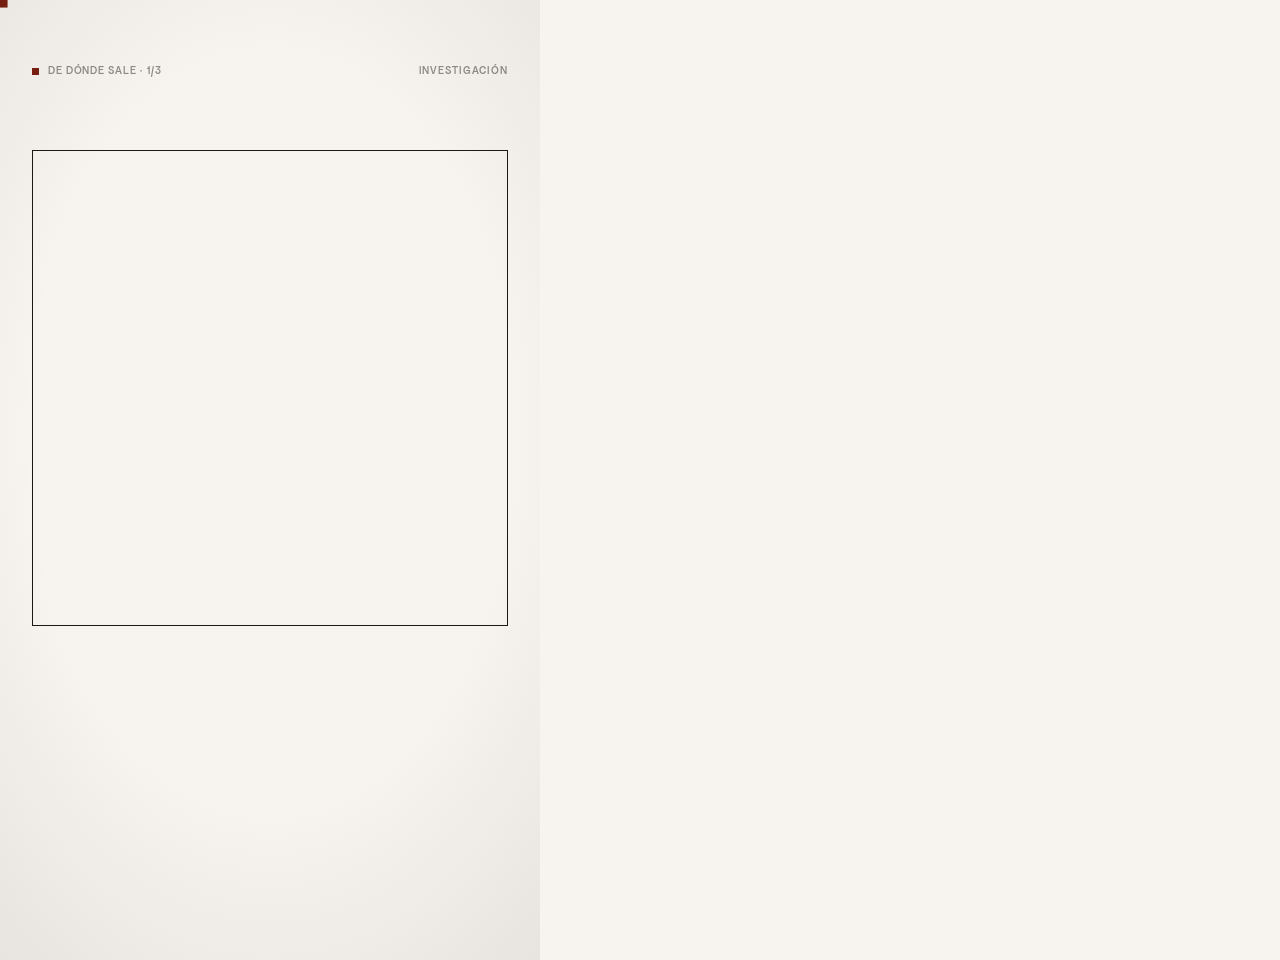
<file: promo/reel/fig-buho/reel.html>
<!doctype html>
<html lang="es">
<head>
<meta charset="utf-8">
<title>sesmi · De dónde sale el búho</title>
<!--
  Material real (créditos en assets/*/credits.json; shared/credits.py lee estas rutas):
  ../assets/archivo/tetradracma-lechuza-reverso.jpg  ../assets/archivo/atenas-tetradracma-lechuza-a.jpg
  ../assets/video/anim-buho.mp4
-->
<!--
  Serie «De dónde sale cada figura», episodio 1/3: el búho (Investigación). Rejilla común de la serie:
  cabecera fija, caja cuadrada de 476 px con la fuente de archivo, pie con la fuente, subtítulos debajo.
  Gancho: la pregunta, la caja se dibuja a saltos. La fuente: un tetradracma de Atenea (macro, plano medio, la
  moneda entera, la cara de Atenea) y, para «el que ve en la oscuridad», el búho grabado de 1771 a oscuras.
  El calco: la figura de marca se dibuja a pluma (trazo, 12 fps) sobre la lechuza de la moneda, la moneda se va en
  tres saltos y la figura se rellena y se pone viva (búho de marca en bucle). Cierre: la caja se borra a saltos,
  wordmark, «Siguiente: el caballo». Todo a pocos fps; todo es función de t. Eventos en audio.py.
-->
<link rel="stylesheet" href="../shared/base.css">
<style>
.photo img{max-width:none}
#bx{position:absolute;left:32px;top:150px;width:476px;height:476px;background:var(--paper);z-index:1}
#src{position:absolute;inset:0;z-index:2}
#veil{position:absolute;left:32px;top:150px;width:476px;height:476px;background:var(--paper);opacity:.42;z-index:3;display:none}
#dark{position:absolute;left:32px;top:150px;width:476px;height:476px;z-index:4;display:none;pointer-events:none;
  background:radial-gradient(ellipse 70% 70% at 50% 42%,rgba(28,24,20,0) 30%,rgba(28,24,20,.55) 100%)}
#frame{position:absolute;inset:0;width:540px;height:960px;z-index:9;overflow:visible}
#hdr{position:absolute;inset:0;z-index:10}
#hdr .lbl{position:absolute;top:64px;color:var(--ink-3);white-space:nowrap}
#hdr .l{left:32px;display:flex;align-items:center;gap:9px}
#hdr .l i{display:inline-block;width:7px;height:7px;background:var(--red)}
#hdr .r{right:32px}
.pie{position:absolute;left:32px;top:636px;color:var(--ink-3);white-space:nowrap;z-index:10}
.lema{position:absolute;left:32px;top:638px;font:italic 400 24px/1.3 var(--text);color:var(--red);z-index:10;display:none}
#q{position:absolute;left:32px;top:150px;width:476px;height:476px;z-index:5;display:flex;align-items:center;justify-content:center;
  text-align:center;font:700 62px/1.02 var(--strong);letter-spacing:-.04em}
#q span{visibility:hidden}
#fig,#calco{position:absolute;z-index:6}
#calco{overflow:visible}
.subs .sub{top:690px;display:none}
.subs .sub .w{opacity:1;visibility:hidden}
#close{position:absolute;inset:0;z-index:7}
#close .abs{visibility:hidden}
</style>
</head>
<body>
<div id="stage">
  <div id="bx"></div>
  <div id="src"></div>
  <div id="veil"></div>
  <div id="dark"></div>
  <div id="q"></div>
  <svg id="calco" viewBox="0 0 100 100"><path id="cp" fill="none" stroke="#1C1814" stroke-width=".42" stroke-linejoin="round" stroke-linecap="butt"/><rect id="pen" width="1.4" height="1.4" fill="#7A1F10"/></svg>
  <div id="fig" style="color:var(--ink)"></div>
  <svg id="frame" viewBox="0 0 540 960"><rect id="bd" x="32.5" y="150.5" width="475" height="475" fill="none" stroke="#1C1814" stroke-width="1"/></svg>
  <div id="hdr"><div class="lbl l"><i></i>De dónde sale · 1/3</div><div class="lbl r">Investigación</div></div>
  <div class="lbl pie" id="pie"></div>
  <div class="lema" id="lema">Debemos saber</div>
  <div id="close"></div>
  <div class="subs" id="subs"></div>
  <div id="vig"></div>
</div>
<script src="../shared/common.js"></script>
<script>
(() => {
const { $, ev, clamp, stepN, line } = S;
const B = window.BRAND;
const AR = "../assets/archivo/";
const show = (el, on, how = "block") => { const d = on ? how : "none"; if (el.style.display !== d) el.style.display = d; };
const vis = (el, on) => { const v = on ? "visible" : "hidden"; if (el.style.visibility !== v) el.style.visibility = v; };

// ═════ tiempos (la voz manda; tiempos tipo de la serie)
const N = { n1: line("n1").t, n2: line("n2").t, n3: line("n3").t, n4: line("n4").t, n5: line("n5").t };
const BOX = { left: 32, top: 150, width: 476, height: 476 };
const T_BOX = .55;            // la caja se dibuja a saltos (12 fps), 0 → .55
const T_COIN = 2.55;          // corte: entra la moneda (la pregunta se va)
const T_B = 4.95, T_C = 6.75, T_D = 8.75, T_ATE = N.n3 + 1.9, T_DARK = N.n3 + 3.8;
const T_CALCO = line("n3").end + .12;   // vuelta a la moneda: el calco
const T_TRACE = T_CALCO + .12, TRACE_D = 1.5, T_TRACE_END = T_TRACE + TRACE_D;
const T_FILL = N.n4 + 1.1;              // «búho»: el trazo pasa a relleno
const T_VANISH = T_TRACE_END + .1;      // la moneda se va en tres saltos antes del relleno
const T_ERASE = N.n5;                   // la caja se borra
const W0 = T_ERASE + .85;               // wordmark
const T_LAND = W0 + 1.5, T_URL = T_LAND + .45, T_NEXT = T_LAND + 1.0;
const DUR = T_NEXT + 2.1;
window.FIG_DURATION = DUR;

// ═════ la moneda: encuadre. Alineación del calco (coordenadas de la imagen 1920×1994)
const CW = 1920, CH = 1994;
const HX = 1090, HY = 668, SC = 18.2;      // la cabeza del búho (unidad 57,27 de la figura) sobre la cabeza de la lechuza; px de imagen por unidad
const HU = [57.3, 27];
const K = .27;                              // px de caja por px de imagen en el plano del calco
const CXY = [HX + (50 - HU[0]) * SC, HY + (50 - HU[1]) * SC]; // centro de la figura en la imagen = centro de la caja
const FS = SC * K;                          // px de pantalla por unidad de la figura
const CAL = { z: K, fx: CXY[0] / CW, fy: CXY[1] / CH };
window.__CAL = { CXY, FS };

// ═════ planos dentro de la caja. k = px de caja por px de imagen; fx, fy = punto de la imagen (0–1) en el centro
const FPS = 6;
const SHOTS = [
  { id: "A", src: AR + "tetradracma-lechuza-reverso.jpg", w: CW, h: CH, t0: T_COIN, t1: T_B, grade: "grabado",
    from: { z: .62, fx: .575, fy: .33 }, to: { z: .72, fx: .575, fy: .34 } },     // macro: los ojos
  { id: "B", src: AR + "tetradracma-lechuza-reverso.jpg", w: CW, h: CH, t0: T_B, t1: T_C, grade: "grabado",
    from: { z: .5, fx: .40, fy: .56 }, to: { z: .46, fx: .44, fy: .54 } },        // plano medio: plumas y ala
  { id: "C", src: AR + "tetradracma-lechuza-reverso.jpg", w: CW, h: CH, t0: T_C, t1: T_D, grade: "grabado",
    from: { z: .34, fx: CAL.fx, fy: CAL.fy }, to: { z: K, fx: CAL.fx, fy: CAL.fy } }, // la moneda entera
  { id: "D", src: AR + "tetradracma-lechuza-reverso.jpg", w: CW, h: CH, t0: T_D, t1: T_ATE, grade: "grabado",
    from: { z: .75, fx: .26, fy: .30 }, to: { z: .72, fx: .31, fy: .31 } },        // «El animal de Atenea»: el olivo de la diosa
  { id: "E", src: AR + "atenas-tetradracma-lechuza-a.jpg", w: 1920, h: 1920, t0: T_ATE, t1: T_DARK, grade: "grabado",
    from: { z: .30, fx: .60, fy: .42 }, to: { z: .35, fx: .64, fy: .42 } },       // la diosa: el anverso
  { id: "F", clip: "anim-buho", w: 720, h: 1280, t0: T_DARK, t1: T_CALCO, grade: "grabado", start: .5,
    from: { z: 1.9, fx: .34, fy: .29 }, to: { z: 1.6, fx: .36, fy: .31 } },       // a oscuras: el grabado de 1771
  { id: "G", src: AR + "tetradracma-lechuza-reverso.jpg", w: CW, h: CH, t0: T_CALCO, t1: T_FILL + .05, grade: "grabado",
    from: CAL, to: CAL },                                                          // el calco
];
const NIGHT = "grayscale(1) sepia(.25) contrast(1.25) brightness(.47)";
const mkShot = (s, i) => {
  const o = { t0: s.t0, t1: s.t1, grade: s.id === "F" ? NIGHT : s.grade, fps: FPS, parent: $("src"), z: 2, box: BOX };
  const base = s.clip ? S.clip(s.clip, { ...o, start: s.start }) : S.photo(s.src, o);
  const img = base.img;
  img.style.objectFit = "fill"; img.style.inset = "auto"; img.style.maxWidth = "none";
  ev(s.t0, "cut", i);
  const cover = s.clip ? Math.max(BOX.width / s.w, BOX.height / s.h) : 1;
  return (t) => {
    base(t);
    if (t < s.t0 || t >= s.t1) return;
    const tq = s.t0 + stepN(t, s.t0, FPS) / FPS;
    const p = clamp((tq - s.t0) / Math.max(.001, s.t1 - s.t0));
    const L = (a, b) => a + (b - a) * p;
    const k = s.clip ? cover * L(s.from.z, s.to.z) : L(s.from.z, s.to.z);
    const W = s.w * k, H = s.h * k;
    const left = BOX.width / 2 - L(s.from.fx, s.to.fx) * W, top = BOX.height / 2 - L(s.from.fy, s.to.fy) * H;
    const st = img.style;
    st.transform = "none"; st.width = W.toFixed(1) + "px"; st.height = H.toFixed(1) + "px"; st.left = left.toFixed(1) + "px"; st.top = top.toFixed(1) + "px";
  };
};
const shots = SHOTS.map(mkShot);

// pie con la fuente (cambia con el plano)
const PIE_COIN = "Tetradracma de Atenas · s. V a. C.", PIE_ENG = "Grabado, 1771";

// ═════ gancho: la pregunta en la caja, palabra a palabra
const q = $("q");
q.innerHTML = `<div><span>¿Por</span> <span>qué</span><br><span>un</span> <span>búho?</span></div>`;
const qw = [...q.querySelectorAll("span")];

// ═════ subtítulos de la voz (cada palabra aparece cuando se dice, sin fundidos)
const subs = [];
const mkSub = (id, groups, hot = [], outMax = 1e9) => {
  const L = line(id);
  groups.forEach(([a, b], gi) => {
    const host = S.el("div", "sub", $("subs"));
    const ws = [];
    for (let i = a; i <= b; i++) {
      const w = S.el("span", "w" + (hot.includes(i) ? " hot" : ""), host, L.words[i][0]);
      ws.push(w); if (i < b) host.appendChild(document.createTextNode(" "));
    }
    const t0 = L.t + L.words[a][1] - .05;
    const t1 = gi < groups.length - 1 ? L.t + L.words[groups[gi + 1][0]][1] - .05 : Math.min(L.end + .6, outMax);
    subs.push((t) => {
      const on = t >= t0 && t < t1;
      show(host, on);
      if (on) ws.forEach((w, k) => vis(w, t >= L.t + L.words[a + k][1] - .02));
    });
  });
};
mkSub("n2", [[0, 4], [5, 11]], [11]);
mkSub("n3", [[0, 7], [8, 13]], [13]);
mkSub("n4", [[0, 4]], [3], N.n5 - .05);
mkSub("n5", [[0, 1]], [1]);

// ═════ cabecera, caja que se dibuja
const bd = $("bd"), dBd = S.dash(bd);
const calco = $("calco"), cp = $("cp"), pen = $("pen");
cp.setAttribute("d", B.figs.buho.mayor);
const dCp = S.dash(cp);
const CLEN = cp.getTotalLength();
const fg = $("fig");
const figHost = (el) => {
  const px = 100 * FS, cx = BOX.left + BOX.width / 2, cy = BOX.top + BOX.height / 2;
  el.style.cssText += `;left:${(cx - px / 2).toFixed(1)}px;top:${(cy - px / 2).toFixed(1)}px;width:${px.toFixed(1)}px;height:${px.toFixed(1)}px`;
};
figHost(calco); figHost(fg);
const figAt = S.fig(fg, "buho", "mayor");
S.figEvents("buho", T_FILL, T_ERASE);
ev(T_TRACE, "trace"); ev(T_TRACE_END, "traceEnd"); ev(T_FILL, "fill");
ev(T_CALCO, "veil");
// motivo de cuatro notas (74, 78, 81, 86) en el gancho y en el cierre
ev(.1, "motif"); ev(W0, "motif");

// ═════ cierre: wordmark que se escribe a saltos, punto rojo, sesmi.org, «Siguiente»
const [sqx, sqy, sqw] = B.wordmark.sq.map(Number);
const cl = $("close");
const WORD = S.el("div", "abs", cl); WORD.style.cssText = "left:120px;top:330px;width:300px;visibility:visible";
WORD.innerHTML = `<svg viewBox="${B.wordmark.vb}" style="display:block;width:100%;overflow:visible"><defs><clipPath id="wc"><rect class="wcr" x="22" y="-702" height="714" width="0"/></clipPath></defs>` +
  `<path fill="currentColor" d="${B.wordmark.d}" clip-path="url(#wc)"/><rect class="wdot" fill="#7A1F10" x="${sqx}" y="${sqy}" width="${sqw}" height="${sqw}" style="visibility:hidden"/></svg>`;
const URL_ = S.el("div", "abs", cl, "sesmi.org"); URL_.style.cssText = "left:0;right:0;top:478px;text-align:center;font:500 27px/1 var(--display)";
const NEXT = S.el("div", "abs", cl, "Siguiente: el caballo"); NEXT.style.cssText = "left:0;right:0;top:548px;text-align:center;font:italic 400 22px/1.3 var(--text);color:var(--red)";
const END = [447, 949, 1397, 2181, 2382];
const WS = .2083;
END.forEach((_, i) => ev(W0 + i * WS, "letter", i));
ev(T_LAND, "land"); ev(T_URL, "url"); ev(T_NEXT, "sign2");
const wcr = cl.querySelector(".wcr"), wdot = cl.querySelector(".wdot");

window.EVENTS = S.EVENTS.sort((a, b) => a.t - b.t);

// ═════ todo es función de t
window.renderAt = (t) => {
  const tq12 = Math.floor(t * 12 + 1e-6) / 12;
  // cabecera siempre; el borde de la caja se dibuja a saltos y se borra al final
  const dr = clamp(tq12 / T_BOX), er = clamp((tq12 - (T_ERASE + .15)) / .5);
  dBd(t < T_ERASE + .15 ? dr : 1 - er);
  vis(bd, !(t >= T_ERASE + .15 + .5));

  // gancho
  show(q, t < T_COIN, "flex");
  if (t < T_COIN) qw.forEach((w, i) => vis(w, t >= S.wordAt("n1", i) - .02));

  // planos de la fuente
  shots.forEach((f) => f(t));
  const inBox = t >= T_COIN && t < T_VANISH + .5;
  show($("dark"), t >= T_DARK && t < T_CALCO);
  show($("veil"), t >= T_CALCO && t < T_FILL + .05);
  // la fuente se va en tres saltos (1 → .6 → .25 → 0)
  let so = 1;
  if (t >= T_VANISH) so = [.6, .25, 0][Math.min(2, stepN(t, T_VANISH, 6))];
  if (t >= T_ERASE) so = 0;
  $("src").style.opacity = so; $("veil").style.opacity = .42 * so;

  // pie y lema
  const pie = $("pie");
  const showPie = t >= T_COIN && t < T_VANISH + .1 || false;
  pie.style.display = showPie ? "block" : "none";
  if (showPie) { const s = t >= T_DARK && t < T_CALCO ? PIE_ENG : PIE_COIN; if (pie.textContent !== s) pie.textContent = s; }
  show($("lema"), t >= T_FILL && t < T_ERASE);

  // calco (trazo a 12 fps) y figura viva
  const trace = clamp((Math.floor((t - T_TRACE) * 12 + 1e-6) / 12) / TRACE_D);
  const onC = t >= T_TRACE && t < T_FILL;
  calco.style.visibility = onC ? "visible" : "hidden";
  if (!onC) pen.style.visibility = "hidden";
  if (onC) {
    dCp(trace);
    const pt = cp.getPointAtLength(CLEN * trace);
    pen.setAttribute("x", (pt.x - .7).toFixed(2)); pen.setAttribute("y", (pt.y - .7).toFixed(2));
    pen.style.visibility = trace < 1 ? "visible" : "hidden";
  }
  const onF = t >= T_FILL && t < T_ERASE + .5;
  fg.style.visibility = onF ? "visible" : "hidden";
  if (onF) {
    figAt(t, T_FILL);
    let o = 1;
    if (t >= T_ERASE) o = [.6, .25, 0][Math.min(2, stepN(t, T_ERASE, 6))];
    fg.style.opacity = o;
  }

  subs.forEach((f) => f(t));

  // cierre
  const on = t >= W0;
  const n = t < W0 ? 0 : Math.min(5, Math.floor((t - W0) / WS + 1e-6) + 1);
  wcr.setAttribute("width", n ? END[n - 1] - 22 + 6 : 0);
  vis(wdot, t >= T_LAND);
  vis(URL_, t >= T_URL); vis(NEXT, t >= T_NEXT);
  vis(WORD, on);
};
window.renderAt(0);
})();
</script>
</body>
</html>
</file>
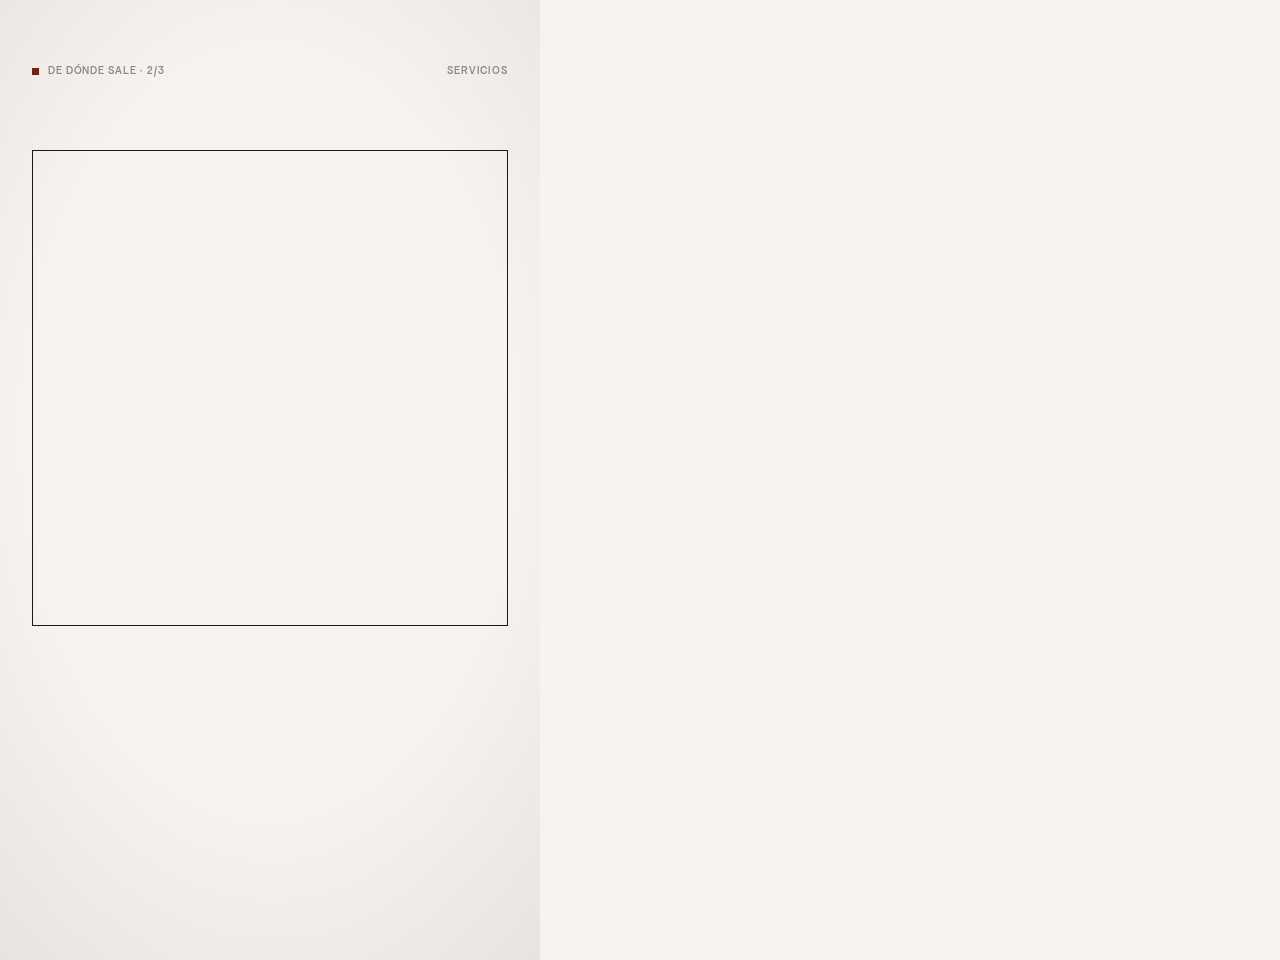
<file: promo/reel/fig-caballo/reel.html>
<!doctype html>
<html lang="es">
<head>
<meta charset="utf-8">
<title>sesmi · De dónde sale el caballo</title>
<!--
  Material real (créditos en assets/*/credits.json; shared/credits.py lee estas rutas):
  ../assets/archivo/geric-derby-epsom-1821.jpg  ../assets/video/caballo-muybridge.mp4
-->
<!--
  Serie «De dónde sale cada figura» · episodio 2/3: el caballo (pata Servicios, «Fuerza aplicada»). 26,6 s.
  Rejilla común a los tres episodios (540×960): cabecera (left/right 32, top 64), caja de la fuente (32,150, 476×476),
  pie (top 636), subtítulos (top 690). Gancho: la pregunta en la caja vacía. n2: el «Derby de Epsom» de Géricault (1821),
  primero animado y luego en el cuadro fijo con zoom a saltos hacia un caballo. n3: en «nunca vuela así» corte seco a
  Muybridge (1878): el clip se detiene en un fotograma con las patas recogidas y se subrayan en rojo. n4: vuelve el Derby
  y se hace el calco: la figura de marca (galope volador, espejada para encajar con el caballo del cuadro) se dibuja a pluma
  encima del caballo negro; el cuadro se apaga en tres saltos; la figura se rellena, se vuelve a mirar hacia donde mira la
  marca y galopa con su ciclo de marca. Cierre: la caja se borra a saltos y queda la cartela con «Siguiente: la paloma».
  Pocos fps: fuentes a 6, pluma y borrado a 12. Todo es función de t. Eventos para audio.py: cut, zoom, trace, fill, mark…
-->
<link rel="stylesheet" href="../shared/base.css">
<style>
.photo img{max-width:none}
#bx{position:absolute;left:32px;top:150px;width:476px;height:476px;background:var(--paper);z-index:1}
#src{position:absolute;inset:0;z-index:2}
#veil{position:absolute;left:32px;top:150px;width:476px;height:476px;background:var(--paper);opacity:.42;z-index:3;display:none}
#frame{position:absolute;inset:0;width:540px;height:960px;z-index:9;overflow:visible}
#hdr{position:absolute;inset:0;z-index:10}
#hdr .lbl{position:absolute;top:64px;color:var(--ink-3);white-space:nowrap}
#hdr .l{left:32px;display:flex;align-items:center;gap:9px}
#hdr .l i{display:inline-block;width:7px;height:7px;background:var(--red)}
#hdr .r{right:32px}
.pie{position:absolute;left:32px;top:636px;color:var(--ink-3);white-space:nowrap;z-index:10}
.lema{position:absolute;left:32px;top:638px;font:italic 400 24px/1.3 var(--text);color:var(--red);z-index:10;display:none}
#q{position:absolute;left:32px;top:150px;width:476px;height:476px;z-index:5;display:flex;align-items:center;justify-content:center;
  text-align:center;font:700 62px/1.02 var(--strong);letter-spacing:-.04em}
#q span{visibility:hidden}
#calco,#marks{position:absolute;inset:0;width:540px;height:960px;overflow:visible}
#calco{z-index:6}
#marks{z-index:5}
#fig{position:absolute;z-index:6;color:var(--ink)}
.subs .sub{top:690px;display:none}
.subs .sub .w{opacity:1;visibility:hidden}
#close{position:absolute;inset:0;z-index:7}
#close .abs{visibility:hidden}
</style>
</head>
<body>
<div id="stage">
  <div id="bx"></div>
  <div id="src"></div>
  <div id="veil"></div>
  <div id="q"></div>
  <svg id="marks" viewBox="0 0 540 960"></svg>
  <svg id="calco" viewBox="0 0 540 960"></svg>
  <div id="fig"></div>
  <svg id="frame" viewBox="0 0 540 960"><rect id="bd" x="32.5" y="150.5" width="475" height="475" fill="none" stroke="#1C1814" stroke-width="1"/></svg>
  <div id="hdr"><div class="lbl l"><i></i>De dónde sale · 2/3</div><div class="lbl r">Servicios</div></div>
  <div class="lbl pie" id="pie"></div>
  <div class="lema" id="lema">Fuerza aplicada</div>
  <div id="close"></div>
  <div class="subs" id="subs"></div>
  <div id="vig"></div>
</div>
<script src="../shared/common.js"></script>
<script>
(() => {
const { $, ev, clamp, stepN, line, wordAt } = S;
const B = window.BRAND;
const show = (el, on, how = "block") => { const d = on ? how : "none"; if (el.style.display !== d) el.style.display = d; };
const vis = (el, on) => { const v = on ? "visible" : "hidden"; if (el.style.visibility !== v) el.style.visibility = v; };
const NS = "http://www.w3.org/2000/svg";
const svgEl = (tag, attrs, parent) => { const e = document.createElementNS(NS, tag); for (const k in attrs) e.setAttribute(k, attrs[k]); parent.appendChild(e); return e; };

// ═════ tiempos (la voz manda; tiempos tipo de la serie)
const N1 = line("n1").t, N2 = line("n2").t, N3 = line("n3").t, N4 = line("n4").t, N5 = line("n5").t;
const BOX = { left: 32, top: 150, width: 476, height: 476 };
const T_BOX = .55;                                    // la caja se dibuja a saltos (12 fps), 0 → .55
const T_CUT_D = N2;                                   // entra el Derby animado (la pregunta se va)
const T_ZOOM = [[N2, 1.0, .45, .55], [wordAt("n2", 3) - .07, 1.4, .42, .58], [wordAt("n2", 4) + .22, 1.9, .38, .60], [wordAt("n2", 7) + .3, 2.4, .36, .62], [wordAt("n2", 9) + .12, 3.0, .34, .63]];
const T_MUY = wordAt("n3", 3) - .05;                  // «nunca»: corte seco a Muybridge
const T_FREEZE = wordAt("n3", 6) - .35;               // se detiene en el fotograma de las patas recogidas
const T_MARK = wordAt("n3", 7) + .05;                 // «demostró»: se subrayan las patas
const T_RESUME = wordAt("n3", 10) - .06;              // «en»: vuelve a correr
const T_CALCO = N4;                                   // vuelve el Derby
const T_TRACE = wordAt("n4", 1) - .02, T_TRACE_D = 1.45;   // «mirar»: empieza la pluma
const T_VANISH = wordAt("n4", 3);                     // «Después»: el cuadro se va en tres saltos
const T_FILL = wordAt("n4", 4);                       // «aplicar»: se rellena
const T_TURN = T_FILL;                                // en «aplicar», corte seco: del calco (trazo espejado sobre el cuadro) a la marca rellena, en su orientación
const T_ERASE = N5;                                   // la caja se borra
const W0 = T_ERASE + .85;                             // wordmark
const T_LAND = W0 + 1.5, T_URL = T_LAND + .45, T_NEXT = T_LAND + 1.0;
const DUR = T_NEXT + 1.6;
window.FIG_DURATION = DUR;

// ═════ vistas de la imagen en la caja (zoom y encuadre; t llega a saltos porque S.photo/S.clip ya van a 6 fps)
const SRC = {
  still: { sw: 1920, sh: 1402, rx: 0, ry: 0, rw: 1920, rh: 1402 },
  dclip: { sw: 608, sh: 1080, rx: 0, ry: 316, rw: 608, rh: 445 },      // el cuadro dentro del fotograma 9:16 (sin las barras negras)
  muy: { sw: 1920, sh: 1080, rx: 0, ry: 5, rw: 1920, rh: 1070 },
};
const view = (s, bw, bh, z, fx, fy) => {
  const sc = Math.max(bw / s.rw, bh / s.rh) * z;
  const left = clamp(bw / 2 - (s.rx + fx * s.rw) * sc, bw - (s.rx + s.rw) * sc, -s.rx * sc);
  const top = clamp(bh / 2 - (s.ry + fy * s.rh) * sc, bh - (s.ry + s.rh) * sc, -s.ry * sc);
  return { sc, left, top };
};
const place = (layer, s, bw, bh, z, fx, fy) => {
  const v = view(s, bw, bh, z, fx, fy), st = layer.img.style;
  st.objectFit = "fill"; st.inset = "auto"; st.transform = "none";
  st.width = (s.sw * v.sc).toFixed(2) + "px"; st.height = (s.sh * v.sc).toFixed(2) + "px";
  st.left = v.left.toFixed(2) + "px"; st.top = v.top.toFixed(2) + "px";
};
const zoomAt = (t) => { let k = 0; T_ZOOM.forEach((z, i) => { if (t >= z[0]) k = i; }); return T_ZOOM[k]; };
const CALCO = { z: 1.25, fx: .428, fy: .592 };       // encuadre del calco: la figura (≈300 px) cae en el centro de la caja

// ═════ capas de imagen (todas en la caja, grabado)
const base = { grade: "grabado", box: BOX, parent: $("src"), z: 2, from: [1, 50, 50], to: [1, 50, 50] };
const dStillA = S.photo("../assets/archivo/geric-derby-epsom-1821.jpg", { ...base, t0: T_CUT_D, t1: T_MUY });   // el cuadro, fijo (sin animación)
const dStillB = S.photo("../assets/archivo/geric-derby-epsom-1821.jpg", { ...base, t0: T_CALCO, t1: T_ERASE });
const BAND = { left: BOX.left + 1, top: BOX.top + 77, width: 474, height: 322 };   // Muybridge 16:9, a lo ancho de la caja
const mBase = { ...base, box: BAND };
const mRun1 = S.clip("caballo-muybridge", { ...mBase, t0: T_MUY, t1: T_FREEZE, start: 0, rate: 1.27 });
const mHold = S.clip("caballo-muybridge", { ...mBase, t0: T_FREEZE, t1: T_RESUME, start: 1.5, rate: 0 });
const mRun2 = S.clip("caballo-muybridge", { ...mBase, t0: T_RESUME, t1: T_CALCO, start: 1.5, rate: 1 });
const plate = S.el("div", "", $("src"));              // fondo de placa tras la franja de Muybridge
plate.style.cssText = `position:absolute;z-index:1;left:${BOX.left + 1}px;top:${BOX.top + 1}px;width:474px;height:474px;background:var(--paper-2);display:none`;

// ═════ cortes y eventos (suenan en audio.py)
ev(T_CUT_D, "cut", 0);
T_ZOOM.slice(1).forEach((z, i) => ev(z[0], "zoom", i));
ev(T_MUY, "cut", 1);
ev(T_CALCO, "cut", 2);
ev(T_RESUME, "resume");
ev(T_CALCO, "veil");
ev(T_TRACE, "trace"); ev(T_TRACE + T_TRACE_D, "traceEnd");
ev(T_VANISH, "vanish");
ev(T_FILL, "fill");
ev(T_TURN, "cut", 3);
ev(.1, "motif"); ev(W0, "motif");

// ═════ gancho: la pregunta en la caja, palabra a palabra
const q = $("q");
q.innerHTML = `<div><span>¿Por</span> <span>qué</span> <span>un</span><br><span>caballo</span> <span>así?</span></div>`;
const qw = [...q.querySelectorAll("span")];

// ═════ subtítulos de la voz (cada palabra aparece cuando se dice, sin fundidos)
const subs = [];
const mkSub = (id, groups, hot = [], outMax = 1e9) => {
  const L = line(id);
  groups.forEach(([a, b], gi) => {
    const host = S.el("div", "sub", $("subs"));
    const ws = [];
    for (let i = a; i <= b; i++) {
      const w = S.el("span", "w" + (hot.includes(i) ? " hot" : ""), host, L.words[i][0]);
      ws.push(w); if (i < b) host.appendChild(document.createTextNode(" "));
    }
    const t0 = L.t + L.words[a][1] - .05;
    const t1 = gi < groups.length - 1 ? L.t + L.words[groups[gi + 1][0]][1] - .05 : Math.min(L.end + .6, outMax);
    subs.push((t) => {
      const on = t >= t0 && t < t1;
      show(host, on);
      if (on) ws.forEach((w, k) => vis(w, t >= L.t + L.words[a + k][1] - .02));
    });
  });
};
mkSub("n2", [[0, 4], [5, 9]], [4], N3 - .05);
mkSub("n3", [[0, 5], [6, 9], [10, 15]], [3], N4 - .05);
mkSub("n4", [[0, 2], [3, 6]], [1, 6], N5 - .05);
mkSub("n5", [[0, 1]], [1]);

// ═════ caja que se dibuja
const bd = $("bd"), dBd = S.dash(bd);

// ═════ calco: la figura de marca a pluma sobre el caballo negro del cuadro (espejada: el cuadro mira a la izquierda)
const UNIT = 7.2;                                    // px de la fuente por unidad de la figura (100×100)
const FC = [50.2, 49.1];                             // centro de la figura (bbox)
const SRCC = [822, 830];                             // centro del caballo negro en el cuadro (px de la fuente)
const vC = view(SRC.still, BOX.width, BOX.height, CALCO.z, CALCO.fx, CALCO.fy);
const sx = BOX.left + vC.left + SRCC[0] * vC.sc, sy = BOX.top + vC.top + SRCC[1] * vC.sc;
const U = UNIT * vC.sc;                              // px de pantalla por unidad de la figura
const calco = $("calco");
const cg = svgEl("g", { transform: `translate(${sx.toFixed(2)} ${sy.toFixed(2)}) scale(${-U.toFixed(4)} ${U.toFixed(4)}) translate(${-FC[0]} ${-FC[1]})` }, calco);
const cp = svgEl("path", { d: B.figs.caballo.mayor, fill: "none", stroke: "#1C1814", "stroke-width": (2 / U).toFixed(3), "stroke-linejoin": "round", "stroke-linecap": "butt" }, cg);
const pen = svgEl("rect", { width: (7 / U).toFixed(3), height: (7 / U).toFixed(3), fill: "#7A1F10" }, cg);
const dCp = S.dash(cp), CLEN = cp.getTotalLength();
// figura viva (rellena)
const fg = $("fig");
fg.style.cssText += `;width:${(100 * U).toFixed(1)}px;height:${(100 * U).toFixed(1)}px;left:${(sx - FC[0] * U).toFixed(1)}px;top:${(sy - FC[1] * U).toFixed(1)}px`;
const figAt = S.fig(fg, "caballo", "mayor");
S.figEvents("caballo", T_TURN, T_ERASE);

// ═════ marcas rojas sobre las patas recogidas (Muybridge, fotograma de las patas recogidas)
const mk = $("marks");
const MSC = view(SRC.muy, BAND.width, BAND.height, 1, .5, .5).sc;
const mx = (xn) => BAND.left + BAND.width / 2 + (xn - .5) * 1920 * MSC;
const my = (yn) => BAND.top + BAND.height / 2 + (yn - .5) * 1080 * MSC;
const RED = { fill: "none", stroke: "#7A1F10", "stroke-width": 2.6, "stroke-linecap": "round", "stroke-linejoin": "round" };
const under = svgEl("path", { ...RED, d: S.hand([[mx(.27), my(.865)], [mx(.47), my(.875)], [mx(.69), my(.865)]]) }, mk);
const arrow = (xn) => S.hand([[mx(xn), my(.95)], [mx(xn), my(.885)]]) + S.hand([[mx(xn) - 8, my(.912)], [mx(xn), my(.885)], [mx(xn) + 8, my(.912)]]);
const arrA = svgEl("path", { ...RED, d: arrow(.38) }, mk), arrB = svgEl("path", { ...RED, d: arrow(.58) }, mk);
const dU = S.dash(under), dA = S.dash(arrA), dB = S.dash(arrB);
const TA = [T_MARK, wordAt("n3", 8) + .05, wordAt("n3", 8) + .35];
TA.forEach((t) => ev(t, "mark"));
const q12 = (t, t0) => Math.max(0, stepN(t, t0, 12));
const drawMarks = (t) => {
  const on = t >= TA[0] && t < T_RESUME;
  show(mk, on);
  if (!on) return;
  dU(clamp(q12(t, TA[0]) / 12 / .45));
  dA(clamp(q12(t, TA[1]) / 12 / .25));
  dB(clamp(q12(t, TA[2]) / 12 / .25));
};

// ═════ pie con la fuente (cambia con el plano)
const PIES = [[T_CUT_D, "Géricault, Derby de Epsom · 1821"], [T_MUY, "Eadweard Muybridge · 1878"], [T_CALCO, "Géricault, Derby de Epsom · 1821"]];

// ═════ cierre: wordmark que se escribe a saltos, punto rojo, sesmi.org, «Siguiente»
const [sqx, sqy, sqw] = B.wordmark.sq.map(Number);
const cl = $("close");
const WORD = S.el("div", "abs", cl); WORD.style.cssText = "left:120px;top:330px;width:300px;visibility:visible";
WORD.innerHTML = `<svg viewBox="${B.wordmark.vb}" style="display:block;width:100%;overflow:visible"><defs><clipPath id="wc"><rect class="wcr" x="22" y="-702" height="714" width="0"/></clipPath></defs>` +
  `<path fill="currentColor" d="${B.wordmark.d}" clip-path="url(#wc)"/><rect class="wdot" fill="#7A1F10" x="${sqx}" y="${sqy}" width="${sqw}" height="${sqw}" style="visibility:hidden"/></svg>`;
const URL_ = S.el("div", "abs", cl, "sesmi.org"); URL_.style.cssText = "left:0;right:0;top:478px;text-align:center;font:500 27px/1 var(--display)";
const NEXT = S.el("div", "abs", cl, "Siguiente: la paloma"); NEXT.style.cssText = "left:0;right:0;top:548px;text-align:center;font:italic 400 22px/1.3 var(--text);color:var(--red)";
const END = [447, 949, 1397, 2181, 2382];
const WS = .2083;
END.forEach((_, i) => ev(W0 + i * WS, "letter", i));
ev(T_LAND, "land"); ev(T_URL, "url"); ev(T_NEXT, "sign2");
const wcr = cl.querySelector(".wcr"), wdot = cl.querySelector(".wdot");

window.EVENTS = S.EVENTS.sort((a, b) => a.t - b.t);

// ═════ todo es función de t
window.renderAt = (t) => {
  const tq12 = Math.floor(t * 12 + 1e-6) / 12;
  // el borde de la caja se dibuja a saltos y se borra al final
  const dr = clamp(tq12 / T_BOX), er = clamp((tq12 - (T_ERASE + .15)) / .5);
  dBd(t < T_ERASE + .15 ? dr : 1 - er);
  vis(bd, !(t >= T_ERASE + .15 + .5));

  // gancho
  show(q, t < T_CUT_D, "flex");
  if (t < T_CUT_D) qw.forEach((w, i) => vis(w, t >= S.wordAt("n1", i) - .02));

  // fuentes
  dStillA(t); dStillB(t); mRun1(t); mHold(t); mRun2(t);
  const z = zoomAt(t);
  if (t >= T_CUT_D && t < T_MUY) place(dStillA, SRC.still, BOX.width, BOX.height, z[1], z[2], z[3]);
  if (t >= T_CALCO) place(dStillB, SRC.still, BOX.width, BOX.height, CALCO.z, CALCO.fx, CALCO.fy);
  [mRun1, mHold, mRun2].forEach((l) => place(l, SRC.muy, BAND.width, BAND.height, 1, .5, .5));
  show(plate, t >= T_MUY && t < T_CALCO);
  show($("veil"), t >= T_CALCO && t < T_FILL);
  // el cuadro se va en tres saltos (1 → .6 → .25 → 0)
  let so = 1;
  if (t >= T_VANISH) so = [.6, .25, 0][Math.min(2, stepN(t, T_VANISH, 6))];
  if (t >= T_ERASE) so = 0;
  $("src").style.opacity = so; $("veil").style.opacity = .42 * so;

  // pie y lema
  const pie = $("pie");
  const showPie = t >= T_CUT_D && t < T_VANISH + .1;
  show(pie, showPie);
  if (showPie) { let s = ""; PIES.forEach(([a, x]) => { if (t >= a) s = x; }); if (pie.textContent !== s) pie.textContent = s; }
  show($("lema"), t >= T_FILL && t < T_ERASE);

  // calco (trazo a 12 fps) y figura viva
  const trace = clamp((Math.floor((t - T_TRACE) * 12 + 1e-6) / 12) / T_TRACE_D);
  const onC = t >= T_TRACE && t < T_FILL;
  vis(calco, onC);
  if (!onC) pen.style.visibility = "hidden";
  if (onC) {
    dCp(trace);
    const pt = cp.getPointAtLength(CLEN * trace);
    pen.setAttribute("x", (pt.x - 3.5 / U).toFixed(3)); pen.setAttribute("y", (pt.y - 3.5 / U).toFixed(3));
    vis(pen, trace < 1);
  }
  drawMarks(t);
  const onF = t >= T_FILL && t < T_ERASE + .5;
  vis(fg, onF);
  if (onF) {
    figAt(t, T_TURN);
    // calco espejado (como el caballo del cuadro); tras el corte, la marca en su orientación, centrada y algo mayor
    fg.style.transform = t < T_TURN ? "scaleX(-1)" : `translate(${(BOX.left + BOX.width / 2 - sx).toFixed(1)}px, ${(BOX.top + BOX.height / 2 - sy).toFixed(1)}px) scale(1.12)`;
    let o = 1;
    if (t >= T_ERASE) o = [.6, .25, 0][Math.min(2, stepN(t, T_ERASE, 6))];
    fg.style.opacity = o;
  }

  subs.forEach((f) => f(t));

  // cierre
  const n = t < W0 ? 0 : Math.min(5, Math.floor((t - W0) / WS + 1e-6) + 1);
  wcr.setAttribute("width", n ? END[n - 1] - 22 + 6 : 0);
  vis(wdot, t >= T_LAND);
  vis(URL_, t >= T_URL); vis(NEXT, t >= T_NEXT);
  vis(WORD, t >= W0);
};
window.renderAt(0);
})();
</script>
</body>
</html>
</file>
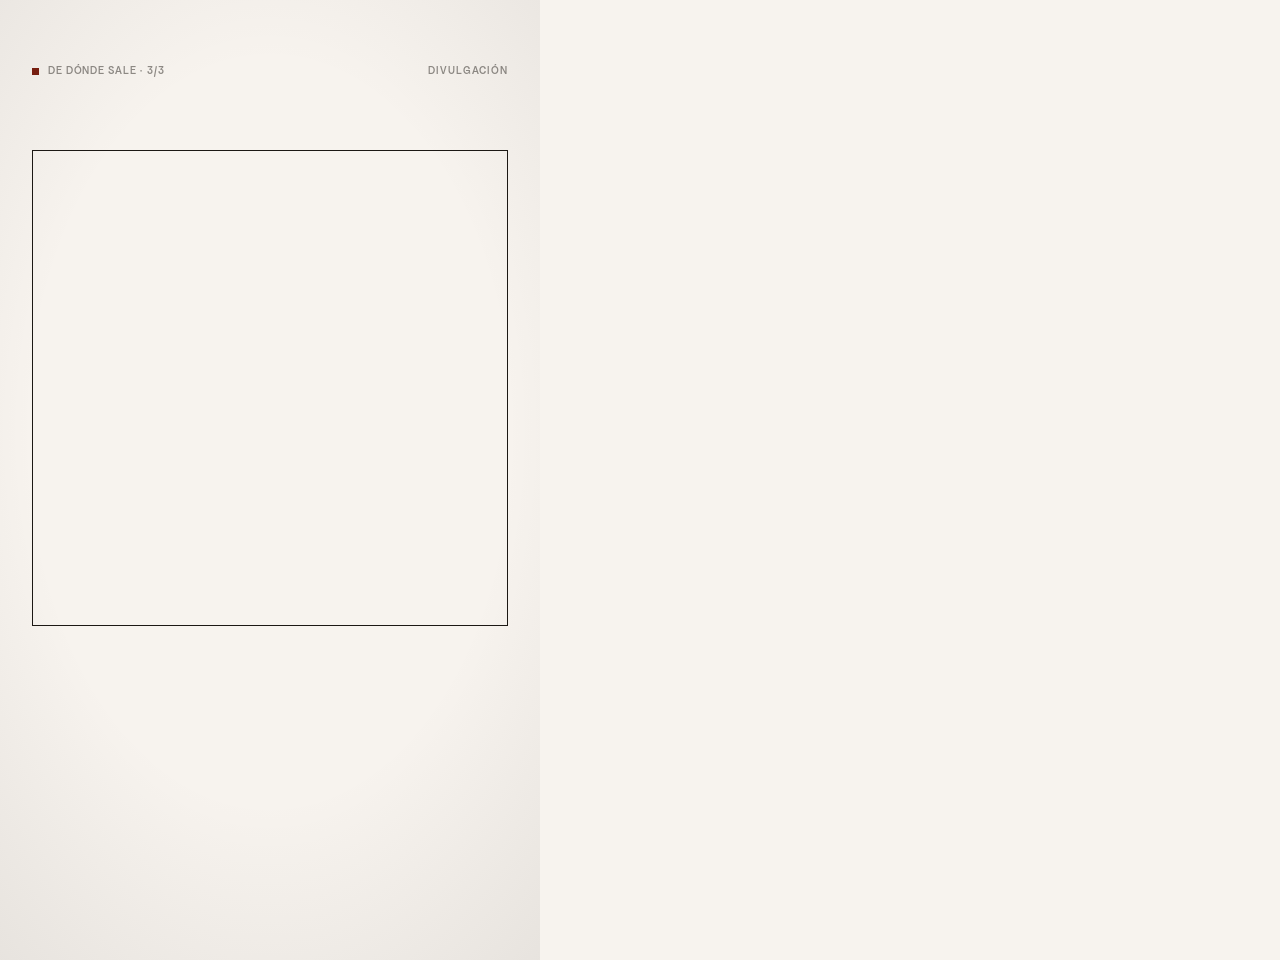
<file: promo/reel/fig-paloma/reel.html>
<!doctype html>
<html lang="es">
<head>
<meta charset="utf-8">
<title>sesmi · De dónde sale la paloma</title>
<!--
  Material real (créditos en assets/*/credits.json; shared/credits.py lee estas rutas):
  ../assets/archivo/enc-escritura-ronda.jpg
  ../assets/video/ia-plumilla.mp4  ../assets/video/anim-palomas.mp4
-->
<!--
  Serie «De dónde sale cada figura», episodio 3/3: la paloma (Divulgación). Rejilla común de la serie:
  cabecera fija, caja cuadrada de 476 px con la fuente, pie con la fuente, subtítulos debajo.
  Gancho: «¿Por qué una paloma?», la caja se dibuja a saltos. n2: cartela tipográfica (REAL SOCIEDAD ECONÓMICA
  MATRITENSE · 1775, la cifra aparece a saltos con la voz) sobre una lámina de la Encyclopédie a baja opacidad.
  n3: macro de la plumilla y «Socorre enseñando» escrito con una plumilla, palabra a palabra. n4: las dos palomas de
  1895 aletean sobre negro; en «La paloma lleva el mensaje» el vuelo se detiene, la figura de marca se calca a pluma
  sobre una de ellas, la fuente se va en tres saltos, la figura se rellena, pasa al centro y aletea (ciclo de marca).
  Cierre (último episodio): la caja se borra a saltos; wordmark, sesmi.org y las tres figuras en fila con
  «Las tres patas de sesmi». Todo a pocos fps; todo es función de t. Eventos en audio.py.
-->
<link rel="stylesheet" href="../shared/base.css">
<style>
.photo img{max-width:none}
#bx{position:absolute;left:32px;top:150px;width:476px;height:476px;background:var(--paper);z-index:1;overflow:hidden}
#blk{position:absolute;inset:0;background:var(--ink);display:none}
.plate{position:absolute;inset:0;overflow:hidden;opacity:.16}
#src{position:absolute;inset:0;z-index:2}
#veil{position:absolute;inset:0;background:var(--paper);opacity:.42;z-index:3;display:none}
#ov{position:absolute;left:32px;top:150px;width:476px;height:476px;z-index:5;overflow:hidden;pointer-events:none}
#calco{position:absolute;left:0;top:0;width:476px;height:476px;overflow:visible}
#fig{position:absolute;left:0;top:0;width:100px;height:100px;transform-origin:50px 50px;color:var(--ink);visibility:hidden}
#frame{position:absolute;inset:0;width:540px;height:960px;z-index:9;overflow:visible}
#hdr{position:absolute;inset:0;z-index:10}
#hdr .lbl{position:absolute;top:64px;color:var(--ink-3);white-space:nowrap}
#hdr .l{left:32px;display:flex;align-items:center;gap:9px}
#hdr .l i{display:inline-block;width:7px;height:7px;background:var(--red)}
#hdr .r{right:32px}
.pie{position:absolute;left:32px;top:636px;color:var(--ink-3);white-space:nowrap;z-index:10}
.lema{position:absolute;left:32px;top:628px;font:italic 400 24px/1.3 var(--text);color:var(--red);z-index:10;display:none}
#q{position:absolute;left:32px;top:150px;width:476px;height:476px;z-index:6;display:flex;align-items:center;justify-content:center;
  text-align:center;font:700 62px/1.02 var(--strong);letter-spacing:-.04em}
#q span{visibility:hidden}
/* cartela de la Real Sociedad Económica Matritense */
#card{position:absolute;left:32px;top:150px;width:476px;height:476px;z-index:6;display:none;pointer-events:none}
#card .rl{position:absolute;left:44px;right:44px;height:1px;background:var(--ink)}
#card .nm{position:absolute;left:0;right:0;top:110px;text-align:center;font:500 13px/1.7 var(--display);letter-spacing:.12em;text-transform:uppercase;color:var(--ink)}
#card .nm span{display:block}
#card .yr{position:absolute;left:0;right:0;top:190px;text-align:center;font:500 150px/1 var(--display);letter-spacing:-.02em;font-variant-numeric:tabular-nums;white-space:nowrap}
#card .yr span{display:inline-block;width:.6em;text-align:center;visibility:hidden}
#card .rd{position:absolute;left:234px;top:357px;width:8px;height:8px;background:var(--red);visibility:hidden}
/* lema escrito con la plumilla */
#lemaBig{position:absolute;left:32px;top:150px;width:476px;height:476px;z-index:6;display:none;pointer-events:none}
#lemaBig .ln{position:absolute;left:0;right:0;text-align:center;font:italic 400 76px/1 var(--text);letter-spacing:-.02em;color:var(--red);white-space:nowrap}
#lemaBig .ln span{display:inline-block;clip-path:inset(-20% 100% -20% 0)}
#nib{position:absolute;width:56px;height:74px;z-index:7;display:none;pointer-events:none;overflow:visible}
.subs .sub{top:690px;display:none}
.subs .sub .w{opacity:1;visibility:hidden}
#close{position:absolute;inset:0;z-index:7}
#close .abs{visibility:hidden}
#close .fg{position:absolute;width:88px;height:88px;color:var(--ink);visibility:hidden}
#close .fl{position:absolute;width:176px;text-align:center;color:var(--ink-3);white-space:nowrap;visibility:hidden}
</style>
</head>
<body>
<div id="stage">
  <div id="bx"><div class="plate" id="plate"></div><div id="src"><div id="blk"></div></div><div id="veil"></div></div>
  <div id="q"></div>
  <div id="card">
    <div class="rl" style="top:102px"></div>
    <div class="nm"><span>Real Sociedad Económica</span><span>Matritense</span></div>
    <div class="rl" style="top:168px"></div>
    <div class="yr" id="yr"><span>1</span><span>7</span><span>7</span><span>5</span></div>
    <div class="rl" style="top:360px"></div>
    <div class="rd" id="rd"></div>
  </div>
  <div id="lemaBig"><div class="ln" id="ln1" style="top:150px"><span>Socorre</span></div><div class="ln" id="ln2" style="top:238px"><span>enseñando.</span></div></div>
  <svg id="nib" viewBox="0 0 64 84"><path d="M30 48 L58 8" stroke="#1C1814" stroke-width="7" stroke-linecap="round" fill="none"/><path d="M22 54 L32 40 L38 46 L28 58 Z" fill="#1C1814"/><path d="M2 82 L12 56 L22 52 L28 58 L24 64 L8 78 Z" fill="#1C1814"/><path d="M3 81 L14 58" stroke="#F7F3EE" stroke-width="1.1" fill="none"/></svg>
  <div id="ov">
    <svg id="calco" viewBox="0 0 476 476"><g id="cg"><path id="cp" fill="none" stroke="#1C1814" stroke-linejoin="round"/><rect id="pen" fill="#7A1F10"/></g></svg>
    <div id="fig"></div>
  </div>
  <svg id="frame" viewBox="0 0 540 960"><rect id="bd" x="32.5" y="150.5" width="475" height="475" fill="none" stroke="#1C1814" stroke-width="1"/></svg>
  <div id="hdr"><div class="lbl l"><i></i>De dónde sale · 3/3</div><div class="lbl r">Divulgación</div></div>
  <div class="lbl pie" id="pie"></div>
  <div class="lema" id="lema">Socorre enseñando</div>
  <div id="close"></div>
  <div class="subs" id="subs"></div>
  <div id="vig"></div>
</div>
<script src="../shared/common.js"></script>
<script>
(() => {
const { $, ev, clamp, stepN, line, wordAt } = S;
const B = window.BRAND;
const AR = "../assets/archivo/";
const show = (el, on, how = "block") => { const d = on ? how : "none"; if (el.style.display !== d) el.style.display = d; };
const vis = (el, on) => { const v = on ? "visible" : "hidden"; if (el.style.visibility !== v) el.style.visibility = v; };
const q12 = (t) => Math.floor(t * 12 + 1e-6) / 12;

// ═════ tiempos (la voz manda; tiempos tipo de la serie)
const N = { n1: line("n1").t, n2: line("n2").t, n3: line("n3").t, n4: line("n4").t, n5: line("n5").t };
const BOX = { left: 0, top: 0, width: 476, height: 476 };
const T_BOX = .55;                          // la caja se dibuja a saltos (12 fps), 0 → .55
const T_CARD = N.n2;                        // corte: la cartela de 1775 (el gancho se va)
const T_PEN = line("n2").end + .06;         // macro de la plumilla (corte seco)
const T_WRITE = N.n3;                       // corte: «Socorre enseñando» se escribe con la voz
const T_DOVES = N.n4;                       // corte: las palomas de 1895
const T_FREEZE = T_DOVES + 3.0;             // el vuelo se detiene en el fotograma que se calca
const T_TRACE = wordAt("n4", 7) - .03, TRACE_D = 1.5, T_TRACE_END = T_TRACE + TRACE_D;
const T_VANISH = T_TRACE_END + .2;          // la fuente se va en tres saltos
const T_FILL = T_VANISH + 2 / 6;            // el trazo pasa a relleno
const T_MOVE = T_FILL + .3, MOVE_D = 4 / 12; // la figura pasa al centro de la caja
const T_LIVE = T_MOVE + MOVE_D;             // y aletea
const T_ERASE = line("n5").end + .12;        // la caja se borra
const W0 = T_ERASE + .35, WS = .2083;       // wordmark, a saltos
const T_LAND = W0 + 5 * WS + .1, T_URL = T_LAND + .3;
const T_LINE = T_LAND + .6, T_FIGS = T_LAND + .9, FST = .18;
const DUR = T_FIGS + 2 * FST + 1.5;
window.FIG_DURATION = DUR;
const ERASE_END = T_ERASE + .15 + .5;

// ═════ fotograma de las palomas: encuadre y calco. Imagen 608×1080 (los fotogramas), caja 476×476
const IW = 608, IH = 1080;
const KZ = 1.0;                             // px de caja por px de imagen·(476/608) → zoom relativo al ancho de la caja
const K = (BOX.width / IW) * 1.4;          // px de caja por px de imagen
const DOVE = { fx: .5, fy: .5 };
// el calco: centro de la figura en la caja, px por unidad, giro (grados)
const CAL = { cx: 318, cy: 262, s: 2.4, r: -20 };
const FINAL = { cx: 238, cy: 238, s: 3.0, r: 0 };
window.__CAL = CAL;

// ═════ planos dentro de la caja
const FPS = 6;
const srcEl = $("src");
const framing = (base, z0, z1, t0, t1, fx = .5, fy = .5) => (t) => {
  base(t);
  if (t < t0 || t >= t1) return;
  const tq = t0 + stepN(t, t0, FPS) / FPS;
  const p = clamp((tq - t0) / Math.max(.001, t1 - t0));
  const k = K * (z0 + (z1 - z0) * p);
  const W = IW * k, H = IH * k, st = base.img.style;
  st.objectFit = "fill"; st.inset = "auto"; st.maxWidth = "none"; st.transform = "none";
  st.width = W.toFixed(1) + "px"; st.height = H.toFixed(1) + "px";
  st.left = (BOX.width / 2 - fx * W).toFixed(1) + "px"; st.top = (BOX.height / 2 - fy * H).toFixed(1) + "px";
};
const O = (t0, t1, extra = {}) => ({ t0, t1, grade: "grabado", fps: FPS, parent: srcEl, z: 2, box: BOX, ...extra });
// plano de la plumilla: macro, corte seco (clip vertical 720×1280 en una caja cuadrada)
const penClip = S.clip("ia-plumilla", O(T_PEN, T_WRITE, { start: .5 }));
// palomas: vuelo hasta el fotograma que se calca (3,0 s del clip), luego fotograma fijo
const dovesPlay = framing(S.clip("anim-palomas", O(T_DOVES, T_FREEZE, { start: 0, grade: "grabado" })), 1, 1, T_DOVES, T_FREEZE, DOVE.fx, DOVE.fy);
const dovesFreeze = framing(S.clip("anim-palomas", O(T_FREEZE, T_VANISH + .5, { start: 3.0, rate: 0, grade: "grabado" })), 1, 1, T_FREEZE, T_VANISH + .5, DOVE.fx, DOVE.fy);
// láminas de la Encyclopédie, a baja opacidad, de fondo de la cartela y del lema
const plate = $("plate");
const plA = S.photo(AR + "enc-escritura-ronda.jpg", { t0: T_CARD, t1: T_PEN, grade: "grabado", fps: FPS, parent: plate, box: BOX, from: [1.0, 50, 4], to: [1.0, 50, 4] });
const plB = S.photo(AR + "enc-escritura-ronda.jpg", { t0: T_WRITE, t1: T_DOVES, grade: "grabado", fps: FPS, parent: plate, box: BOX, from: [1.08, 50, 96], to: [1.0, 50, 90] });
[T_CARD, T_PEN, T_WRITE, T_DOVES].forEach((t, i) => ev(t, "cut", i));
ev(T_FREEZE, "veil");

// ═════ gancho: la pregunta en la caja, palabra a palabra
const q = $("q");
q.innerHTML = `<div><span>¿Por</span> <span>qué</span><br><span>una</span> <span>paloma?</span></div>`;
const qw = [...q.querySelectorAll("span")];
const T_Q_END = T_CARD;

// ═════ cartela: la cifra aparece a saltos con la voz (mil, setecientos, setenta, cinco)
const card = $("card"), yr = [...$("yr").querySelectorAll("span")], rd = $("rd");
const YR_AT = [1, 2, 3, 5].map((i) => wordAt("n2", i));        // mil · setecientos · setenta · cinco
const T_MAD = wordAt("n2", 9);                                  // «Madrid»
YR_AT.forEach((t, i) => ev(t, "digit", i));

// ═════ «Socorre enseñando» escrito con la plumilla
const lemaBig = $("lemaBig"), nib = $("nib");
const wr = [[$("ln1").firstElementChild, 0], [$("ln2").firstElementChild, 1]];
const L3 = line("n3");
const WRITE_SPAN = wr.map(([el, i]) => [L3.t + L3.words[i][1] - .02, L3.t + L3.words[i][2] - .05]);
WRITE_SPAN.forEach(([a, b]) => ev(a, "write", +(b - a).toFixed(2)));

// ═════ subtítulos de la voz (cada palabra aparece cuando se dice, sin fundidos)
const subs = [];
const mkSub = (id, groups, hot = []) => {
  const L = line(id);
  groups.forEach(([a, b], gi) => {
    const host = S.el("div", "sub", $("subs"));
    const ws = [];
    for (let i = a; i <= b; i++) {
      const w = S.el("span", "w" + (hot.includes(i) ? " hot" : ""), host, L.words[i][0]);
      ws.push(w); if (i < b) host.appendChild(document.createTextNode(" "));
    }
    const t0 = L.t + L.words[a][1] - .05;
    const t1 = gi < groups.length - 1 ? L.t + L.words[groups[gi + 1][0]][1] - .05 : (id === "n5" || id === "n4" ? L.end + .25 : L.end + .6);
    subs.push((t) => {
      const on = t >= t0 && t < t1;
      show(host, on);
      if (on) ws.forEach((w, k) => vis(w, t >= L.t + L.words[a + k][1] - .02));
    });
  });
};
mkSub("n2", [[0, 5], [6, 12]], [12]);
mkSub("n4", [[0, 6], [7, 11]], [8]);
mkSub("n5", [[0, 4]], [2]);

// ═════ caja que se dibuja, calco, figura viva
const bd = $("bd"), dBd = S.dash(bd);
const cg = $("cg"), cp = $("cp"), pen = $("pen");
cp.setAttribute("d", B.figs.paloma.mayor);
cp.setAttribute("stroke-width", (2.2 / CAL.s).toFixed(3));
cg.setAttribute("transform", `translate(${CAL.cx} ${CAL.cy}) rotate(${CAL.r}) scale(${CAL.s}) translate(-50 -50)`);
const PW = 1.5; pen.setAttribute("width", PW); pen.setAttribute("height", PW);
const dCp = S.dash(cp);
const CLEN = cp.getTotalLength();
const fg = $("fig");
const figAt = S.fig(fg, "paloma", "mayor");
const place = (g) => { fg.style.transform = `translate(${(g.cx - 50).toFixed(1)}px,${(g.cy - 50).toFixed(1)}px) rotate(${g.r.toFixed(2)}deg) scale(${g.s.toFixed(3)})`; };
S.figEvents("paloma", T_LIVE, T_ERASE);
ev(T_TRACE, "trace"); ev(T_TRACE_END, "traceEnd"); ev(T_FILL, "fill");
ev(.1, "motif"); ev(W0, "motif");           // motivo de cuatro notas (74, 78, 81, 86) en el gancho y en el cierre

// ═════ cierre: wordmark, sesmi.org, las tres figuras en fila y «Las tres patas de sesmi»
const [sqx, sqy, sqw] = B.wordmark.sq.map(Number);
const cl = $("close");
const WORD = S.el("div", "abs", cl); WORD.style.cssText = "left:120px;top:330px;width:300px;visibility:hidden";
WORD.innerHTML = `<svg viewBox="${B.wordmark.vb}" style="display:block;width:100%;overflow:visible"><defs><clipPath id="wc"><rect class="wcr" x="22" y="-702" height="714" width="0"/></clipPath></defs>` +
  `<path fill="currentColor" d="${B.wordmark.d}" clip-path="url(#wc)"/><rect class="wdot" fill="#7A1F10" x="${sqx}" y="${sqy}" width="${sqw}" height="${sqw}" style="visibility:hidden"/></svg>`;
const URL_ = S.el("div", "abs", cl, "sesmi.org"); URL_.style.cssText = "left:0;right:0;top:478px;text-align:center;font:500 27px/1 var(--display)";
const LINE = S.el("div", "abs", cl, `Las tres patas de <span style="font:500 22px/1 var(--display);font-style:normal;letter-spacing:-.01em">sesmi</span>`);
LINE.style.cssText = "left:0;right:0;top:548px;text-align:center;font:italic 400 22px/1.3 var(--text);color:var(--red)";
const PATAS = [["buho", "Investigación", 90, T_FIGS], ["caballo", "Servicios", 270, T_FIGS + FST], ["paloma", "Divulgación", 450, T_FIGS + 2 * FST]];
const figs = PATAS.map(([name, label, cx, t0], k) => {
  const h = S.el("div", "fg", cl); h.style.cssText = `left:${cx - 44}px;top:604px`;
  const l = S.el("div", "fl lbl", cl, label); l.style.cssText = `left:${cx - 88}px;top:708px`;
  S.figEvents(name, t0, t0 + 2);
  ev(t0, "fig", k);
  return { h, l, t0, f: S.fig(h, name, "mayor") };
});
const END = [447, 949, 1397, 2181, 2382];
END.forEach((_, i) => ev(W0 + i * WS, "letter", i));
ev(T_LAND, "land"); ev(T_URL, "url"); ev(T_LINE, "sign2");
const wcr = cl.querySelector(".wcr"), wdot = cl.querySelector(".wdot");

window.EVENTS = S.EVENTS.sort((a, b) => a.t - b.t);

// ═════ todo es función de t
window.renderAt = (t) => {
  const tq12 = q12(t);
  // la caja se dibuja a saltos y se borra al final
  const dr = clamp(tq12 / T_BOX), er = clamp((tq12 - (T_ERASE + .15)) / .5);
  dBd(t < T_ERASE + .15 ? dr : 1 - er);
  vis(bd, t < ERASE_END);

  // gancho
  show(q, t < T_Q_END, "flex");
  if (t < T_Q_END) qw.forEach((w, i) => vis(w, t >= wordAt("n1", i) - .02));

  // fondo: papel; negro mientras vuelan las palomas
  const dark = t >= T_DOVES && t < T_VANISH + .5;
  show($("blk"), dark);
  show($("bx"), t < ERASE_END);
  const so = t < T_VANISH ? 1 : t < T_FILL ? [.6, .25, 0][Math.min(2, stepN(t, T_VANISH, 6))] : 0;

  // láminas, plumilla, palomas
  plA(t); plB(t);
  penClip(t); dovesPlay(t); dovesFreeze(t);
  srcEl.style.opacity = so;
  show($("veil"), t >= T_FREEZE && t < T_FILL);
  $("veil").style.opacity = (.42 * so).toFixed(3);
  $("plate").style.display = t >= T_CARD && t < T_DOVES ? "block" : "none";

  // cartela de 1775
  show(card, t >= T_CARD && t < T_PEN);
  if (t >= T_CARD && t < T_PEN) {
    yr.forEach((s, i) => vis(s, t >= YR_AT[i] - .02));
    vis(rd, t >= YR_AT[3] + .2);
  }

  // «Socorre enseñando», escrito con la plumilla (pasos de 1/12 s)
  const onW = t >= T_WRITE && t < T_DOVES;
  show(lemaBig, onW);
  let nibOn = false;
  if (onW) {
    wr.forEach(([el], i) => {
      const [a, b] = WRITE_SPAN[i];
      const p = t < a ? 0 : clamp(Math.floor((t - a) * 12 + 1e-6) / Math.max(1, Math.round((b - a) * 12)));
      el.style.clipPath = `inset(-20% ${((1 - p) * 100).toFixed(1)}% -20% 0)`;
      if (t >= a && t < b + .25) {
        const r = el.getBoundingClientRect();
        nibOn = true;
        nib.style.left = (r.left + r.width * p - 2).toFixed(1) + "px";
        nib.style.top = (r.top + r.height * .82 - 73 + (Math.floor(t * 12) % 2 ? 1 : 0)).toFixed(1) + "px";
      }
    });
  }
  show(nib, nibOn);

  // pie y lema
  const pie = $("pie");
  let ps = "";
  if (t >= T_MAD && t < T_PEN) ps = "Madrid · 1775";
  else if (t >= T_WRITE && t < T_DOVES) ps = "Lema · 1775";
  else if (t >= T_DOVES + .1 && t < T_FILL) ps = "Palomas en vuelo · 1895";
  show(pie, !!ps);
  if (ps && pie.textContent !== ps) pie.textContent = ps;
  show($("lema"), t >= T_LIVE - .1 && t < T_ERASE);

  // calco (trazo a 12 fps, con la pluma) y figura viva
  const trace = clamp((Math.floor((t - T_TRACE) * 12 + 1e-6) / 12) / TRACE_D);
  const onC = t >= T_TRACE && t < T_FILL;
  show($("calco"), onC);
  if (onC) {
    dCp(trace);
    const pt = cp.getPointAtLength(CLEN * trace);
    pen.setAttribute("x", (pt.x - PW / 2).toFixed(2)); pen.setAttribute("y", (pt.y - PW / 2).toFixed(2));
    vis(pen, trace < 1);
  }
  const onF = t >= T_FILL && t < T_ERASE + .5;
  vis(fg, onF);
  if (onF) {
    const m = t < T_MOVE ? 0 : Math.min(4, stepN(t, T_MOVE, 12) + 1) / 4, e = S.eIO(m);
    place({ cx: CAL.cx + (FINAL.cx - CAL.cx) * e, cy: CAL.cy + (FINAL.cy - CAL.cy) * e, s: CAL.s + (FINAL.s - CAL.s) * e, r: CAL.r + (FINAL.r - CAL.r) * e });
    figAt(t, T_LIVE);
    let o = 1;
    if (t >= T_ERASE) o = [.6, .25, 0][Math.min(2, stepN(t, T_ERASE, 6))];
    fg.style.opacity = o;
  }

  subs.forEach((f) => f(t));

  // cierre
  const n = t < W0 ? 0 : Math.min(5, Math.floor((t - W0) / WS + 1e-6) + 1);
  wcr.setAttribute("width", n ? END[n - 1] - 22 + 6 : 0);
  vis(WORD, t >= W0); vis(wdot, t >= T_LAND);
  vis(URL_, t >= T_URL); vis(LINE, t >= T_LINE);
  figs.forEach((g) => { vis(g.h, t >= g.t0); vis(g.l, t >= g.t0); g.f(t, g.t0); });
};
window.renderAt(0);
})();
</script>
</body>
</html>
</file>
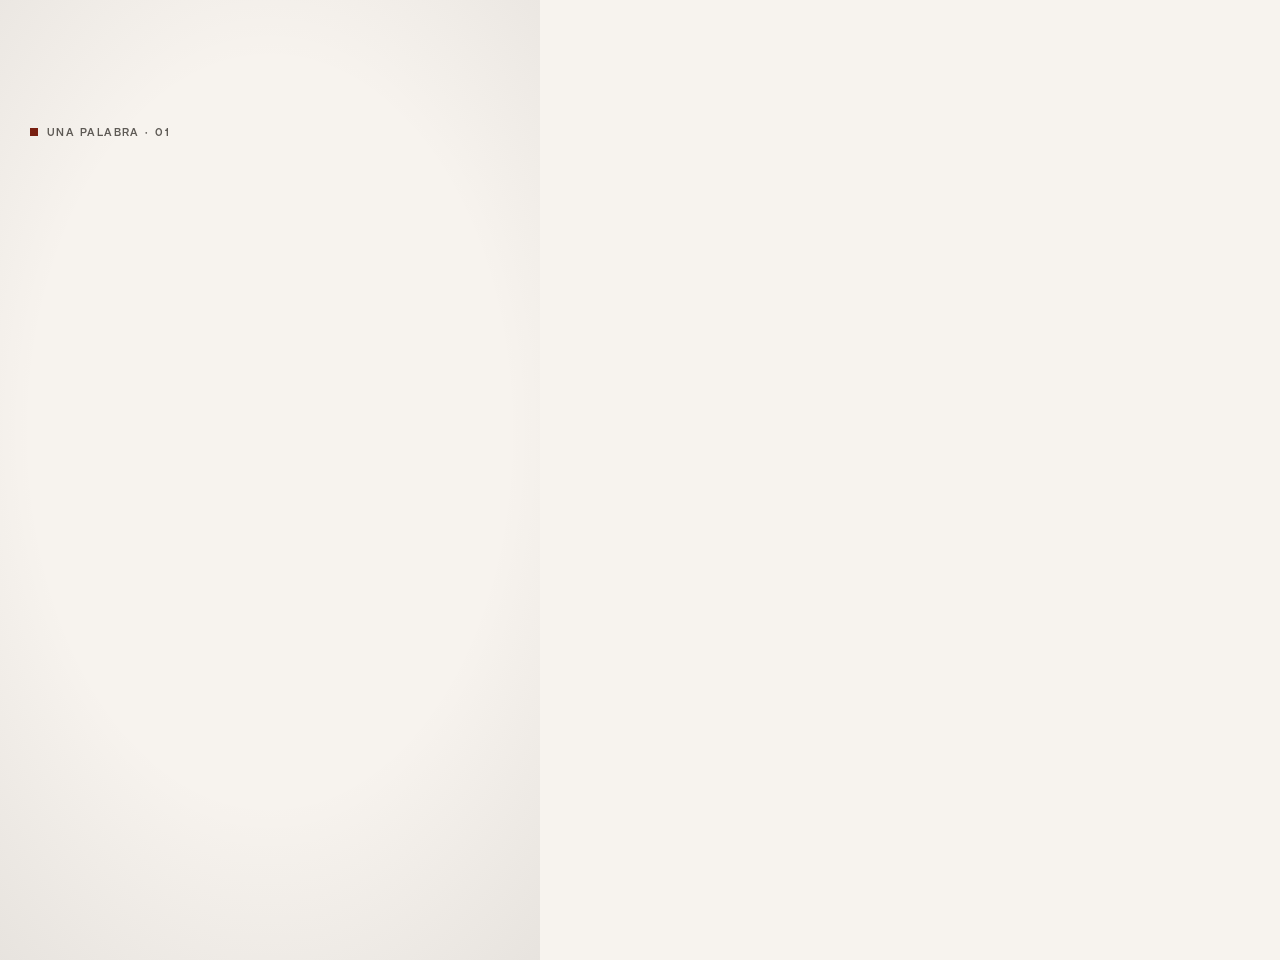
<file: promo/reel/palabra-multiplicador/reel.html>
<!doctype html>
<html lang="es">
<head>
<meta charset="utf-8">
<title>sesmi · Una palabra: el efecto multiplicador</title>
<!--
  Material real (créditos en assets/*/credits.json; shared/credits.py lee estas rutas):
  ../assets/archivo/tetradracma-lechuza-reverso.jpg  ../assets/foto/abaco-madera.jpg
  ../assets/archivo/atenas-tetradracma-lechuza-b.jpg  ../assets/foto/balanza-boticario.jpg
-->
<!--
  «Una palabra · 01»: el efecto multiplicador, como entrada de diccionario (~63 s). Todo es función de t, a pocos fps.
  0–1,5       tres planos macro (tetradracma, ábaco, tetradracma) a corte seco
  1,5–6,45    ficha de diccionario: «multiplicador» se escribe a saltos; «efecto ~. (econ.)»
  6,45–23,35  100 € = un cuadrado rojo que salta por la ciudad dibujada: empresa → proveedor → sueldo → tienda
  23,35–30,3  cada vuelta, un anillo; el contador suma lo movido (100 → 150 → 175 → …, tiende a 200)
  30,3–40,4   en cada vuelta, trozos del cuadrado salen de la ciudad: impuestos, ahorro, compras fuera
  40,4–51,45  laps como cuadrados (area ∝ euros): × 2 · y si se queda más dentro: × 1,4 frente a × 2
  51,45–56,7  macro de la balanza (midiendo) y titular de SESMI-001
  56,7–       «debemos saber.» (S.saber) y firma.
  Ejemplo ilustrativo: se escapa el 50 % en cada vuelta (100 + 50 + 25 + … = 200 €; multiplicador ≈ 1 / fuga).
-->
<link rel="stylesheet" href="../shared/base.css">
<style>
.sc{display:none}
#sc1,#sc2,#sc3,#sc4,#sc5,#sc6{z-index:1}
#kick{z-index:4}
#plates{z-index:6}
#subs{z-index:12}
.kick{position:absolute;left:30px;top:126px;font:500 12px/1 var(--display);letter-spacing:.12em;text-transform:uppercase;color:var(--ink-2)}
.sqi{display:inline-block;width:8px;height:8px;background:var(--red);margin-right:9px;vertical-align:0}
.abs.c{left:0;right:0;text-align:center}
/* ficha de diccionario */
#hw{position:absolute;left:54px;top:262px;font:500 58px/1 var(--display);letter-spacing:-.035em;color:var(--ink);white-space:nowrap}
#hw .l{visibility:hidden}
#hw.hot{color:var(--red)}
#hw .cur{display:inline-block;width:0;height:0;position:relative;visibility:hidden}
#hw .cur::after{content:"";position:absolute;left:5px;bottom:0;width:12px;height:12px;background:var(--red)}
#entry{position:absolute;left:54px;top:358px;font:italic 400 25px/1.2 var(--text);color:var(--ink);visibility:hidden}
#entry b{font:500 12px/1 var(--display);font-style:normal;letter-spacing:.1em;text-transform:uppercase;color:var(--ink-3);margin-left:6px}
#def{position:absolute;left:54px;width:400px;top:434px;font:400 21px/1.42 var(--text);color:var(--ink-2);visibility:hidden}
#def em{color:var(--ink);font-style:italic}
#cfig{position:absolute;left:440px;top:186px;width:48px;height:48px;color:var(--ink)}
/* ciudad */
.stop{position:absolute;transform:translateX(-50%);text-align:center;white-space:nowrap;font:500 11px/1 var(--display);letter-spacing:.1em;text-transform:uppercase;color:var(--ink);display:none}
.stop::after{content:"";position:absolute;left:50%;top:15px;width:1px;height:9px;background:var(--ink-3)}
#euro{position:absolute;width:40px;height:40px;margin:-20px 0 0 -20px;background:var(--red);color:var(--paper);display:none;align-items:center;justify-content:center;font:500 12.5px/1 var(--display);letter-spacing:.02em}
#town{position:absolute;left:0;right:0;top:514px;text-align:center;color:var(--ink-3);display:none}
/* anillos */
.mk{position:absolute;width:10px;height:10px;margin:-5px 0 0 -5px;background:var(--ink);display:none}
#cnt{position:absolute;left:0;right:0;top:470px;height:84px;text-align:center;font:500 84px/1 var(--display);letter-spacing:-.04em;font-variant-numeric:tabular-nums;color:var(--ink)}
#cnt small{font:500 34px/1 var(--display);letter-spacing:-.02em;color:var(--ink-3);margin-left:6px}
#dlt{position:absolute;left:372px;top:488px;font:500 26px/1 var(--display);color:var(--red);display:none}
#lap{position:absolute;left:0;right:0;top:166px;text-align:center;color:var(--ink-2)}
#ill{position:absolute;left:0;right:0;top:566px;text-align:center;color:var(--ink-3)}
#lim{position:absolute;left:404px;top:200px;width:110px;color:var(--ink-3);display:none}
/* fugas */
.chk{position:absolute;background:var(--red);color:var(--paper);display:none;align-items:center;justify-content:center;font:500 12px/1 var(--display)}
.chl{position:absolute;transform:translateX(-50%);text-align:center;white-space:nowrap;color:var(--ink);display:none}
.chl i{display:block;font:italic 400 14px/1 var(--text);letter-spacing:0;text-transform:none;color:var(--red);margin-top:5px}
#main{position:absolute;background:var(--red);color:var(--paper);display:flex;align-items:center;justify-content:center;font:500 24px/1 var(--display);letter-spacing:-.01em;display:none}
#bcity{position:absolute;left:130px;top:164px;color:var(--ink-3);display:none}
/* filas de cuadrados */
.sqr{position:absolute;border:1.3px solid var(--ink);background:var(--paper-2);display:none}
.sqr.r{background:var(--red);border-color:var(--red)}
.al{position:absolute;text-align:center;width:44px;margin-left:0;color:var(--ink-3);font:500 11px/1 var(--display);display:none}
.rowl{position:absolute;left:44px;color:var(--ink-2);display:none}
.num{position:absolute;width:240px;margin-left:-120px;text-align:center;font:500 100px/1 var(--display);letter-spacing:-.04em;color:var(--red);font-variant-numeric:tabular-nums;display:none}
#sum{position:absolute;left:0;right:0;top:456px;text-align:center;font:500 21px/1.2 var(--display);letter-spacing:-.01em;color:var(--ink);display:none}
#sum2{position:absolute;left:0;right:0;top:490px;text-align:center;color:var(--ink-3);display:none}
#form{position:absolute;left:0;right:0;top:166px;text-align:center;font:500 23px/1 var(--display);letter-spacing:-.01em;color:var(--ink-2);display:none}
/* titular */
#sc6{background:var(--paper)}
#cSt{top:192px;font:500 13px/1 var(--display);letter-spacing:.12em;text-transform:uppercase;color:var(--ink-2)}
#cSt i{display:inline-block;width:9px;height:9px;background:var(--red);margin-right:10px;vertical-align:0}
#cH{margin:0;position:absolute;left:0;right:0;top:246px;text-align:center;font:500 50px/1.02 var(--display);letter-spacing:-.035em;color:var(--ink)}
#cH div{visibility:hidden}
#cSb{top:370px;font:italic 400 19px/1.3 var(--text);color:var(--ink-2)}
</style>
</head>
<body>
<div id="stage">
  <!-- 1 · ficha de diccionario -->
  <div class="layer sc" id="sc1">
    <svg id="svCard" viewBox="0 0 540 960"></svg>
    <div class="abs lbl" id="clab" style="left:54px;top:196px;color:var(--ink-2)"><i class="sqi"></i>Una palabra · 01</div>
    <div id="cfig"></div>
    <div id="hw"></div>
    <div id="entry">efecto <span style="font-style:normal">~</span>. <b>(econ.)</b></div>
    <div id="def">Lo que mueve un gasto cuando pasa <em>de mano en mano</em> dentro de un mismo sitio.</div>
  </div>
  <!-- 2 · el recorrido de 100 € por la ciudad -->
  <div class="layer sc" id="sc2"><svg id="svCity" viewBox="0 0 540 960"></svg><div id="stops"></div><div class="lbl" id="town">Tu ciudad</div><div id="euro">100 €</div></div>
  <!-- 3 · vueltas = anillos -->
  <div class="layer sc" id="sc3"><svg id="svRing" viewBox="0 0 540 960"></svg><div class="lbl" id="lap"></div><div class="lbl" id="lim">Tiende a<br>200 €</div><div id="cnt"></div><div id="dlt"></div><div class="lbl" id="ill">Ejemplo ilustrativo · se escapa el 50 % en cada vuelta</div><div class="mk" id="mk3"></div></div>
  <!-- 4 · fugas -->
  <div class="layer sc" id="sc4"><svg id="svLeak" viewBox="0 0 540 960"></svg><div class="lbl" id="bcity">Tu ciudad</div><div id="main"></div><div id="chunks"></div><div class="mk" id="mk4"></div></div>
  <!-- 5 · filas de cuadrados -->
  <div class="layer sc" id="sc5"><svg id="svRow" viewBox="0 0 540 960"></svg><div id="rows"></div><div id="sum"></div><div id="sum2" class="lbl"></div><div id="form"></div></div>
  <!-- 6 · titular -->
  <div class="layer sc" id="sc6">
    <div class="abs c" id="cSt"><i></i>SESMI-001 · En elaboración</div>
    <h1 id="cH"><div id="cH1">¿Cuánto se queda</div><div id="cH2">en la ciudad?</div></h1>
    <svg id="svIll" viewBox="0 0 540 960"></svg>
  </div>
  <div class="kick" id="kick"><i class="sqi"></i>Una palabra · 01</div>
  <div class="layer" id="plates"></div>
  <div class="layer" id="subs"></div>
  <div id="vig"></div>
</div>
<script src="../shared/common.js"></script>
<script>
(() => {
const { $, ev, clamp, stepN, line, wordAt } = S;
const NS = "http://www.w3.org/2000/svg";
const svgEl = (tag, attrs, parent) => { const e = document.createElementNS(NS, tag); for (const k in attrs) e.setAttribute(k, attrs[k]); if (parent) parent.appendChild(e); return e; };
const T = (id) => line(id).t, W = (id, i) => wordAt(id, i), E = (id) => line(id).end;
/** progreso a saltos: 0 antes de t0 y luego n pasos hasta 1. */
const steps = (t, t0, n, fps = 6) => (t < t0 ? 0 : Math.min(n, stepN(t, t0, fps) + 1) / n);
const show = (e, on, d = "block") => (e.style.display = on ? d : "none");
const fmt = (x) => String(+x.toFixed(1)).replace(".", ",");
const INK = "var(--ink)", RED = "#7A1F10";
let CUTN = 0;
const cut = (t) => ev(t, "cut", CUTN++);
const A = "../assets/archivo/", F = "../assets/foto/";

// ── tiempos de las escenas (todos colgados de la voz)
const C1 = T("n2") - .05, C2 = T("n4") - .05, C3 = T("n5") - .1, C4 = T("n6") - .1, C5 = T("n8") - .05;
const C6 = W("n8", 5) - .1, OPEN = T("n9") - .3, SHRINK = OPEN + 3.0, LAND = SHRINK + .42;
window.REEL_DURATION = LAND + 3.3;

// ═════════ 0 · planos macro (0–1,5 s): cortes secos
const plates = $("plates");
const shots = [
  S.photo(A + "tetradracma-lechuza-reverso.jpg", { t0: 0, t1: .5, from: [1.45, 46, 44], to: [1.7, 46, 44], grade: "grabado", parent: plates, z: 2 }),
  S.photo(F + "abaco-madera.jpg", { t0: .5, t1: 1.0, from: [1.7, 70, 40], to: [1.95, 56, 40], grade: "calido", parent: plates, z: 2 }),
  S.photo(A + "atenas-tetradracma-lechuza-b.jpg", { t0: 1.0, t1: T("n1"), from: [1.4, 56, 50], to: [1.65, 50, 50], grade: "grabado", parent: plates, z: 2 }),
];
cut(.5); cut(1.0);

// ═════════ 1 · ficha de diccionario
const svCard = $("svCard");
const cardBorder = svgEl("path", { d: S.box(30, 170, 480, 372) + S.hand([[54, 228], [486, 228]]) + S.hand([[54, 412], [486, 412]]), fill: "none", stroke: INK, "stroke-width": 1.6, "stroke-linecap": "round", "stroke-linejoin": "round" }, svCard);
const dCard = S.dash(cardBorder);
const HW = "multiplicador", hw = $("hw");
const hwl = [...HW].map((c) => { const s = S.el("span", "l", hw, c); const cu = S.el("i", "cur", hw); return { s, cu }; });
const hwUnder = svgEl("path", { d: S.hand([[54, 336], [54 + 394, 336]]), fill: "none", stroke: RED, "stroke-width": 2.2, "stroke-linecap": "round" }, svCard);
const dHw = S.dash(hwUnder);
const HW0 = W("n1", 1) + .05, HWRED = W("n1", 4), ENTRY = W("n1", 3), DEF = HWRED + 1.2;
for (let i = 0; i < HW.length; i++) ev(HW0 + i / 10, "key", i);
ev(ENTRY, "entry"); ev(HWRED, "hot"); ev(DEF, "entry");
cut(T("n1")); cut(C1); cut(C2); cut(C3);
const dove = S.fig($("cfig"), "paloma"), DOVE0 = HWRED + .7;
S.figEvents("paloma", DOVE0, DOVE0 + 1);

// ═════════ 2 · el recorrido de 100 €
const G = 500, svCity = $("svCity");
const city = S.drawCity(svCity, { G, era: "hoy" });
["bridge", "water"].forEach((c) => (city.g.querySelector("." + c).style.display = "none"));
// la tienda de la esquina (propia, a pluma): caja, toldo, puerta y escaparate
const shop = svgEl("path", { d: S.box(46, G - 34, 60, 34) + S.hand([[41, G - 34], [48, G - 47], [60, G - 34], [72, G - 47], [84, G - 34], [96, G - 47], [111, G - 34]]) + S.box(52, G - 22, 12, 22) + S.box(72, G - 25, 26, 13), fill: "none", stroke: INK, "stroke-width": 1.6, "stroke-linecap": "round", "stroke-linejoin": "round" }, svCity);
const dShop = S.dash(shop);
const CT0 = C1 + .05;
ev(CT0, "draw0");
const STOPS = [
  { x: 462, y: G - 172 - 30, name: "Empresa", t: W("n2", 3) },
  { x: 281, y: G - 78 - 30, name: "Proveedor", t: W("n3", 5) },
  { x: 184, y: G - 44 - 30, name: "Sueldo", t: W("n3", 12) },
  { x: 76, y: G - 47 - 30, name: "Tienda", t: W("n3", 23) },
];
const stopEls = STOPS.map((s) => { const e = S.el("div", "stop", $("stops"), s.name); e.style.left = s.x + "px"; e.style.top = s.y + "px"; return e; });
const EURO0 = W("n2", 5), HOPN = 4;
const HOPS = [{ a: 0, b: 1, t: W("n3", 5) - 4 / 6 }, { a: 1, b: 2, t: W("n3", 12) - 4 / 6 }, { a: 2, b: 3, t: W("n3", 23) + .1 - 4 / 6 }];
HOPS.forEach((h, i) => { ev(h.t, "hop", i); ev(h.t + HOPN / 6, "stop", i + 1); h.t1 = h.t + HOPN / 6; });
ev(EURO0, "stop", 0);
const sy0 = G - 20, ARC = 150;
const trails = HOPS.map((h) => {
  const A0 = STOPS[h.a].x, B0 = STOPS[h.b].x, pts = [];
  for (let k = 0; k <= 12; k++) { const u = k / 12; pts.push([A0 + (B0 - A0) * u, sy0 - ARC * Math.sin(Math.PI * u) - 22]); }
  return svgEl("path", { d: S.hand(pts), fill: "none", stroke: "var(--ink-3)", "stroke-width": 1.3, "stroke-dasharray": "2 5", "stroke-linecap": "round" }, svCity);
});
const TOWN0 = W("n2", 9);
const townLine = svgEl("path", { d: S.hand([[16, G + 22], [16, G + 30], [524, G + 30], [524, G + 22]]), fill: "none", stroke: INK, "stroke-width": 1.4, "stroke-linecap": "round", "stroke-linejoin": "round" }, svCity);
const dTown = S.dash(townLine);
const euro = $("euro");

// ═════════ 3 · vueltas = anillos (se escapa el 50 %: 100, 50, 25, 12,5, …)
const CX = 270, CY = 325, K = 1.25;
const AMT = [100, 50, 25, 12.5, 6.25], CUM = AMT.map((_, i) => AMT.slice(0, i + 1).reduce((a, b) => a + b, 0));
const VAL = ["100", "150", "175", "187,5", "193,8"], DLT = ["", "+50", "+25", "+12,5", "+6,3"];
const LAPT = [C2 + .2, W("n4", 2) + .55, T("n4") + 2.5, T("n4") + 3.8, T("n4") + 4.9];
const LAPL = LAPT.map((t) => t + 4 / 6);
const svRing = $("svRing");
const side = (i) => CUM[i] * K;
const lim = svgEl("path", { d: S.box(CX - 125, CY - 125, 250, 250), fill: "none", stroke: "var(--ink-3)", "stroke-width": 1.2, "stroke-dasharray": "3 5" }, svRing);
const rings = CUM.map((_, i) => {
  const s = side(i), p = svgEl("path", { d: S.box(CX - s / 2, CY - s / 2, s, s), fill: "none", stroke: INK, "stroke-width": 1.4, "stroke-linejoin": "round", "stroke-linecap": "round" }, svRing);
  return { p, dash: S.dash(p), s };
});
const core = svgEl("rect", { x: CX - side(0) / 2, y: CY - side(0) / 2, width: side(0), height: side(0), fill: RED }, svRing);
const coreT = svgEl("text", { x: CX, y: CY + 7, "text-anchor": "middle", fill: "var(--paper)", "font-size": 21, "font-family": "Apfel" }, svRing); coreT.textContent = "100 €";
LAPT.forEach((t, i) => { ev(t, "hop2", i); ev(LAPL[i], "lap", i); });
ev(LAPL[4], "limit");

// ═════════ 4 · fugas: se escapan trozos del cuadrado
const MC = [CX, CY], MS = 120, svLeak = $("svLeak");
const BS = 280;
const bound = svgEl("path", { d: S.box(MC[0] - BS / 2, MC[1] - BS / 2, BS, BS), fill: "none", stroke: "var(--ink-3)", "stroke-width": 1.4, "stroke-dasharray": "3 5", "stroke-linecap": "round" }, svLeak);
const piece = S.el("div", "", $("sc4")); piece.style.cssText = `position:absolute;display:none;width:46px;height:46px;border:2px dashed var(--paper);left:${MC[0] + MS / 2 - 52}px;top:${MC[1] - MS / 2 + 6}px`;
const mainEl = $("main");
const MAINS = [[120, "100 €"], [Math.sqrt(.85) * 120, "85 €"], [Math.sqrt(.7) * 120, "70 €"], [Math.sqrt(.5) * 120, "50 €"]];
const CHK = [
  { name: "impuestos", amt: 15, to: [462, CY], t: W("n5", 8), lx: 462, ly: -1 },
  { name: "ahorro", amt: 15, to: [CX, 522], t: W("n5", 9), lx: CX, ly: +1 },
  { name: "compras<br>fuera", amt: 20, to: [78, CY], t: W("n5", 10) - .15, lx: 78, ly: -1 },
].map((c, i) => {
  c.side = MS * Math.sqrt(c.amt / 100);
  c.el = S.el("div", "chk", $("chunks")); c.el.textContent = `−${c.amt}`;
  c.lb = S.el("div", "chl lbl", $("chunks"), `${c.name}<i>−${c.amt} €</i>`);
  ev(c.t, "leak", i);
  return c;
});
const HOPB = [W("n5", 3) - .1, CHK[2].t + 1.45];
const LK0 = W("n5", 7);
ev(HOPB[0], "hop2", 5); ev(HOPB[0], "motif", 4); ev(HOPB[1], "hop2", 6); ev(HOPB[1], "motif", 2);
const mk4 = $("mk4");

// ═════════ 5 · filas de cuadrados: × 2 y, si se queda más dentro, × 1,4 → × 2
const rowsEl = $("rows");
const amts = (keep, n) => Array.from({ length: n }, (_, k) => 100 * Math.pow(keep, k));
const AA = amts(.5, 8), AB = amts(.3, 6);                       // se escapa 50 % · se escapa 70 %
const mkRow = (am, red0) => am.map((_, i) => { const d = S.el("div", "sqr" + (i === 0 && red0 ? " r" : ""), rowsEl); return d; });
const rowB = mkRow(AA, true), rowA = mkRow(AB, true);           // rowB = 50 % (la de n6), rowA = 70 % (nueva, arriba)
const alab = AA.slice(0, 5).map((a) => S.el("div", "al", rowsEl, fmt(a)));
const dots = S.el("div", "al", rowsEl, "…");
const numB = S.el("div", "num", rowsEl, "× ?"), numA = S.el("div", "num", rowsEl, "× 1,4");
const lblA = S.el("div", "rowl lbl", rowsEl, "Se escapa el 70 %"), lblB = S.el("div", "rowl lbl", rowsEl, "Se escapa el 50 %");
const sum = $("sum"), sum2 = $("sum2"), form = $("form");
sum.innerHTML = "100 + 50 + 25 + 12,5 + … = <span style='color:var(--red)'>200 €</span>";
sum2.textContent = "En movimiento, a partir de 100 €";
form.innerHTML = "multiplicador <span style='color:var(--red)'>≈</span> 1 / <span style='font-family:var(--text);font-style:italic;font-weight:400'>fuga</span>";
sum2.className = "lbl"; sum2.id = "sum2";
const SQ0 = W("n6", 5), SQDT = .25;
AA.forEach((_, k) => ev(SQ0 + k * SQDT, "sq", k));
const SUM0 = W("n6", 9), MULT = SUM0 + .45;
ev(SUM0, "sum"); ev(MULT, "mult");
const TR0 = T("n6") + 8.01, TRN = [0, 1, 2, 3].map((k) => TR0 + k / 6);        // 4 posiciones de la transición (3 saltos)
TRN.slice(1).forEach((t, k) => ev(t, "shrinkrow", k));
const RA0 = W("n7", 0) + .1, NA = W("n7", 1) - .25;
AB.forEach((_, k) => ev(RA0 + k * .12, "rowA", k));
ev(W("n7", 4), "keep"); ev(W("n7", 5), "x2");
const FORM0 = W("n7", 8);
ev(FORM0, "form");
const SCs = [1.2, 1.0, .82, .65], BASEB = [410, 440, 470, 500];
const NBX = [270, 310, 370, 435], NBY = [166, 250, 340, 412], NBS = [100, 96, 92, 88];
const rowPos = (am, sc, x0, base) => { let x = x0; return am.map((a) => { const s = sc * 10 * Math.sqrt(a); const r = { x, y: base - s, s }; x += s + 8 * sc; return r; }); };
cut(C4); cut(C5);

// ═════════ 6 · macro de la balanza y titular de SESMI-001
const bal = S.photo(F + "balanza-boticario.jpg", { t0: C5, t1: C6, from: [1.7, 36, 56], to: [2.1, 40, 62], grade: "grayscale(.7) sepia(.3) brightness(.6) contrast(1.15)", parent: plates, z: 2 });
cut(C6 - 0);
const svIll = $("svIll");
const IRS = [40, 76, 112, 148, 184].map((s) => svgEl("rect", { x: 270 - s / 2, y: 520 - s / 2, width: s, height: s, fill: "none", stroke: INK, "stroke-width": 1.3, "vector-effect": "non-scaling-stroke" }, svIll));
const ICORE = svgEl("rect", { x: 270 - 9, y: 520 - 9, width: 18, height: 18, fill: RED }, svIll);
const HSTEP = [C6, W("n8", 7), W("n8", 8)];
ev(HSTEP[1], "title"); ev(HSTEP[2], "title");
const IR0 = W("n8", 8) + .2;
IRS.forEach((_, i) => ev(IR0 + i * .2, "ring", i));
const saber = S.saber(OPEN, SHRINK, { a: W("n9", 0), b: W("n9", 1), tag: "Conocimiento en abierto, para cualquiera." });
const firma = S.firma(LAND);

// ── subtítulos (la voz, palabra a palabra)
const subs = {};
const mkSub = (id, top, o = {}) => { const p = S.el("div", "layer", $("subs")); subs[id] = { p, u: S.sub(id, { parent: p, style: `top:${top}px`, ...o }) }; };
mkSub("n1", 622); mkSub("n2", 640, { hot: [5] }); mkSub("n3", 628); mkSub("n4", 628, {});
mkSub("n5", 640, { hot: [7] }); mkSub("n6", 628, { hot: [1] }); mkSub("n7", 628, { hot: [3, 4, 8] });
mkSub("n8", 628, { out: E("n8") + .3 });

window.EVENTS = S.EVENTS.sort((a, b) => a.t - b.t);

// ═════════ render
window.renderAt = (t) => {
  const tq = S.q(t);
  const in1 = t >= T("n1") - .05 && t < C1, in2 = t >= C1 && t < C2, in3 = t >= C2 && t < C3, in4 = t >= C3 && t < C4, in5 = t >= C4 && t < C5, in6 = t >= C6 && t < OPEN;
  show($("sc1"), in1); show($("sc2"), in2); show($("sc3"), in3); show($("sc4"), in4); show($("sc5"), in5); show($("sc6"), in6);
  shots.forEach((s) => s(t)); bal(t);
  const onMac = t >= C5 && t < C6;
  show($("kick"), t >= C1 && t < C5 - 0.01 && !onMac, "block");

  // ── 1 · ficha
  if (in1) {
    dCard(steps(t, T("n1") - .05, 4));
    const n = t < HW0 ? 0 : Math.min(HW.length, stepN(t, HW0, 10) + 1);
    hwl.forEach((h, i) => { h.s.style.visibility = i < n ? "visible" : "hidden"; h.cu.style.visibility = i === n - 1 && t < HWRED ? ((stepN(t, 0, 5) % 2 === 0 || n < HW.length) ? "visible" : "hidden") : "hidden"; });
    hw.classList.toggle("hot", t >= HWRED);
    dHw(steps(t, HWRED, 4));
    $("entry").style.visibility = t >= ENTRY ? "visible" : "hidden";
    $("def").style.visibility = t >= DEF ? "visible" : "hidden";
    dove(t, t >= DOVE0 && t < DOVE0 + 1 ? DOVE0 : null);
  }

  // ── 2 · ciudad
  if (in2) {
    city.draw(tq, CT0, 1.3);
    dShop(S.eIO((tq - CT0 - .5) / .8));
    stopEls.forEach((e, i) => show(e, t >= STOPS[i].t));
    // el cuadrado de 100 €: aparece con «cien», salta de parada en parada
    let x = STOPS[0].x, y = sy0, on = t >= EURO0, big = 1;
    HOPS.forEach((h, i) => {
      if (t >= h.t) {
        const k = Math.min(HOPN, stepN(t, h.t, 6) + 1), u = k / HOPN, a = STOPS[h.a].x, b = STOPS[h.b].x;
        x = a + (b - a) * u; y = sy0 - ARC * Math.sin(Math.PI * u);
      }
      show(trails[i], t >= h.t1);
    });
    if (t >= EURO0 && t < EURO0 + .34) big = [.6, .85][stepN(t, EURO0, 6)] ?? 1;
    euro.style.display = on ? "flex" : "none";
    euro.style.left = x.toFixed(1) + "px"; euro.style.top = y.toFixed(1) + "px"; euro.style.transform = `scale(${big})`;
    dTown(steps(t, TOWN0, 4)); show($("town"), t >= TOWN0 + .5);
  }

  // ── 3 · anillos
  if (in3) {
    const started = LAPT.filter((x) => t >= x).length, landed = LAPL.filter((x, i) => i > 0 && t >= x).length;
    $("lap").textContent = `Vuelta ${Math.max(1, started)}`;
    $("cnt").innerHTML = `${VAL[landed]}<small>€</small>`;
    show($("dlt"), landed > 0 && t < LAPL[landed] + .5); $("dlt").textContent = DLT[landed];
    rings.forEach((r, i) => {
      if (i === 0) { r.p.style.display = "none"; return; }
      const p = steps(t, LAPT[i], 4);
      r.dash(p); r.p.style.display = p > 0 ? "" : "none";
      const fresh = t < LAPL[i] + .35;
      r.p.setAttribute("stroke", fresh ? RED : "var(--ink)"); r.p.setAttribute("stroke-width", fresh ? 2.2 : 1.4);
      r.p.setAttribute("stroke-opacity", Math.max(.35, 1 - .13 * (landed - i + (t >= LAPL[i] ? 0 : 1))));
    });
    // marcador: da la vuelta al cuadrado de la vuelta en curso (cuatro saltos, a las esquinas)
    let cur = -1; LAPT.forEach((x, i) => { if (t >= x && t < LAPL[i] + .17) cur = i; });
    const mk = $("mk3");
    if (cur < 0) mk.style.display = "none";
    else {
      const s = side(cur) / 2, k = Math.min(4, stepN(t, LAPT[cur], 6) + 1), C = [[-s, -s], [s, -s], [s, s], [-s, s], [-s, -s]][k];
      mk.style.display = "block"; mk.style.left = CX + C[0] + "px"; mk.style.top = CY + C[1] + "px";
    }
    show(lim, t >= LAPL[4] - .01); show($("lim"), t >= LAPL[4]);
    core.setAttribute("opacity", 1); coreT.style.display = "";
  }

  // ── 4 · fugas
  if (in4) {
    const ls = CHK.filter((c) => t >= c.t).length;
    const [ms, mt] = MAINS[ls];
    mainEl.style.display = "flex"; mainEl.style.width = mainEl.style.height = ms + "px";
    mainEl.style.left = MC[0] - ms / 2 + "px"; mainEl.style.top = MC[1] - ms / 2 + "px"; mainEl.textContent = mt;
    mainEl.style.fontSize = ls === 3 ? "20px" : "24px";
    show($("bcity"), t >= C3 + .1);
    // la frontera de la ciudad «late» (a saltos) cuando se habla de lo que se escapa
    bound.setAttribute("stroke-dashoffset", t < LK0 ? 0 : -(stepN(t, LK0, 6) % 8) * 2);
    // «una parte»: un trozo marcado en la esquina, parpadeando
    show(piece, t >= W("n5", 4) && t < CHK[0].t && stepN(t, W("n5", 4), 6) % 2 === 0);
    CHK.forEach((c) => {
      const on = t >= c.t;
      c.el.style.display = on ? "flex" : "none"; c.lb.style.display = on ? "block" : "none";
      if (!on) return;
      const k = Math.min(5, stepN(t, c.t, 6) + 1) / 5;
      const dir = [c.to[0] - MC[0], c.to[1] - MC[1]], d = Math.hypot(...dir), ux = dir[0] / d, uy = dir[1] / d;
      const x0 = MC[0] + ux * (MAINS[0][0] / 2 - c.side / 2), y0 = MC[1] + uy * (MAINS[0][0] / 2 - c.side / 2);
      const x = x0 + (c.to[0] - x0) * k, y = y0 + (c.to[1] - y0) * k;
      c.el.style.width = c.el.style.height = c.side + "px"; c.el.style.left = x - c.side / 2 + "px"; c.el.style.top = y - c.side / 2 + "px";
      c.lb.style.left = x + "px"; c.lb.style.top = (c.ly < 0 ? y - c.side / 2 - (c.name.includes("<br>") ? 50 : 40) : y + c.side / 2 + 10) + "px";
      c.lb.style.opacity = steps(t, c.t, 2);
    });
    // marcador: da la vuelta a la frontera, antes de las fugas y otra vez con lo que queda
    let cur = -1; HOPB.forEach((x, i) => { if (t >= x && t < x + 4 / 6 + .17) cur = i; });
    if (cur < 0) mk4.style.display = "none";
    else { const h = BS / 2, k = Math.min(4, stepN(t, HOPB[cur], 6) + 1), C = [[-h, -h], [h, -h], [h, h], [-h, h], [-h, -h]][k]; mk4.style.display = "block"; mk4.style.left = MC[0] + C[0] + "px"; mk4.style.top = MC[1] + C[1] + "px"; }
  }

  // ── 5 · filas
  if (in5) {
    const tk = t < TRN[1] ? 0 : t < TRN[2] ? 1 : t < TRN[3] ? 2 : 3, sc = SCs[tk], baseB = BASEB[tk];
    const pB = rowPos(AA, sc, 44, baseB);
    rowB.forEach((d, i) => {
      const vis = t >= SQ0 + i * SQDT, p = pB[i];
      d.style.display = vis ? "block" : "none";
      d.style.left = p.x.toFixed(1) + "px"; d.style.top = p.y.toFixed(1) + "px"; d.style.width = d.style.height = p.s.toFixed(1) + "px";
    });
    alab.forEach((l, i) => { l.style.display = tk === 0 && t >= SQ0 + i * SQDT ? "block" : "none"; l.style.left = (pB[i].x + pB[i].s / 2 - 22).toFixed(1) + "px"; l.style.top = baseB + 10 + "px"; });
    show(dots, tk === 0 && t >= SQ0 + 5 * SQDT); dots.style.left = (pB[5].x - 8) + "px"; dots.style.top = baseB - 14 + "px";
    // número grande: «× ?» hasta que acaba el reparto; luego «× 2»
    const hasMult = t >= MULT, big = tk === 0 && t >= W("n6", 1);
    numB.style.display = t >= W("n6", 1) ? "block" : "none";
    numB.textContent = hasMult ? "× 2" : "× ?";
    const popK = tk === 3 && t >= W("n7", 5) && t < W("n7", 5) + .5 ? stepN(t, W("n7", 5), 6) : 9;
    numB.style.left = NBX[tk] + "px"; numB.style.top = NBY[tk] + "px"; numB.style.fontSize = NBS[tk] + ([16, 10, 4][popK] || 0) + "px";
    numB.style.color = t >= W("n7", 5) ? "var(--red)" : (tk > 0 || hasMult ? "var(--red)" : "var(--ink-3)");
    numB.style.opacity = hasMult || big ? 1 : 1;
    // resumen (solo en n6)
    show(sum, t >= SUM0 && tk === 0 && t < TRN[1]); show(sum2, t >= SUM0 + .2 && tk === 0 && t < TRN[1]);
    // fila de «se escapa el 70 %» (arriba) y comparación
    const pA = rowPos(AB, .65, 44, 330);
    rowA.forEach((d, i) => {
      const vis = t >= RA0 + i * .12, p = pA[i];
      d.style.display = vis ? "block" : "none";
      d.style.left = p.x.toFixed(1) + "px"; d.style.top = p.y.toFixed(1) + "px"; d.style.width = d.style.height = p.s.toFixed(1) + "px";
    });
    show(lblA, t >= RA0); lblA.style.top = "238px";
    show(lblB, tk === 3); lblB.style.top = "408px"; lblB.style.color = t >= W("n7", 4) ? "var(--red)" : "";
    numA.style.display = t >= NA ? "block" : "none"; numA.style.left = "435px"; numA.style.top = "252px"; numA.style.fontSize = "70px";
    numA.style.color = t >= W("n7", 5) ? "var(--ink-3)" : "var(--ink)";
    show(form, t >= FORM0);
    // al llegar a la comparación, la etiqueta de la fila inferior sustituye al «× ?»
  }

  // ── 6 · titular (sobre papel) tras el macro
  if (in6) {
    $("cH1").style.visibility = t >= HSTEP[1] ? "visible" : "hidden";
    $("cH2").style.visibility = t >= HSTEP[2] ? "visible" : "hidden";
    show(ICORE, t >= IR0);
    IRS.forEach((r, i) => {
      const on = t >= IR0 + i * .2;
      r.style.display = on ? "" : "none";
      const f = t < IR0 + 1 ? -1 : stepN(t, IR0 + 1, 5) % 6;
      r.setAttribute("stroke", f === i + 1 ? RED : "var(--ink)"); r.setAttribute("stroke-width", f === i + 1 ? 2.2 : 1.3);
    });
  }
  const onMacSub = onMac;
  subs.n8.p.style.color = onMacSub ? "var(--paper)" : "";
  Object.values(subs).forEach((s) => s.u(t));

  saber(t); firma(t);
};
window.renderAt(0);
})();
</script>
</body>
</html>
</file>
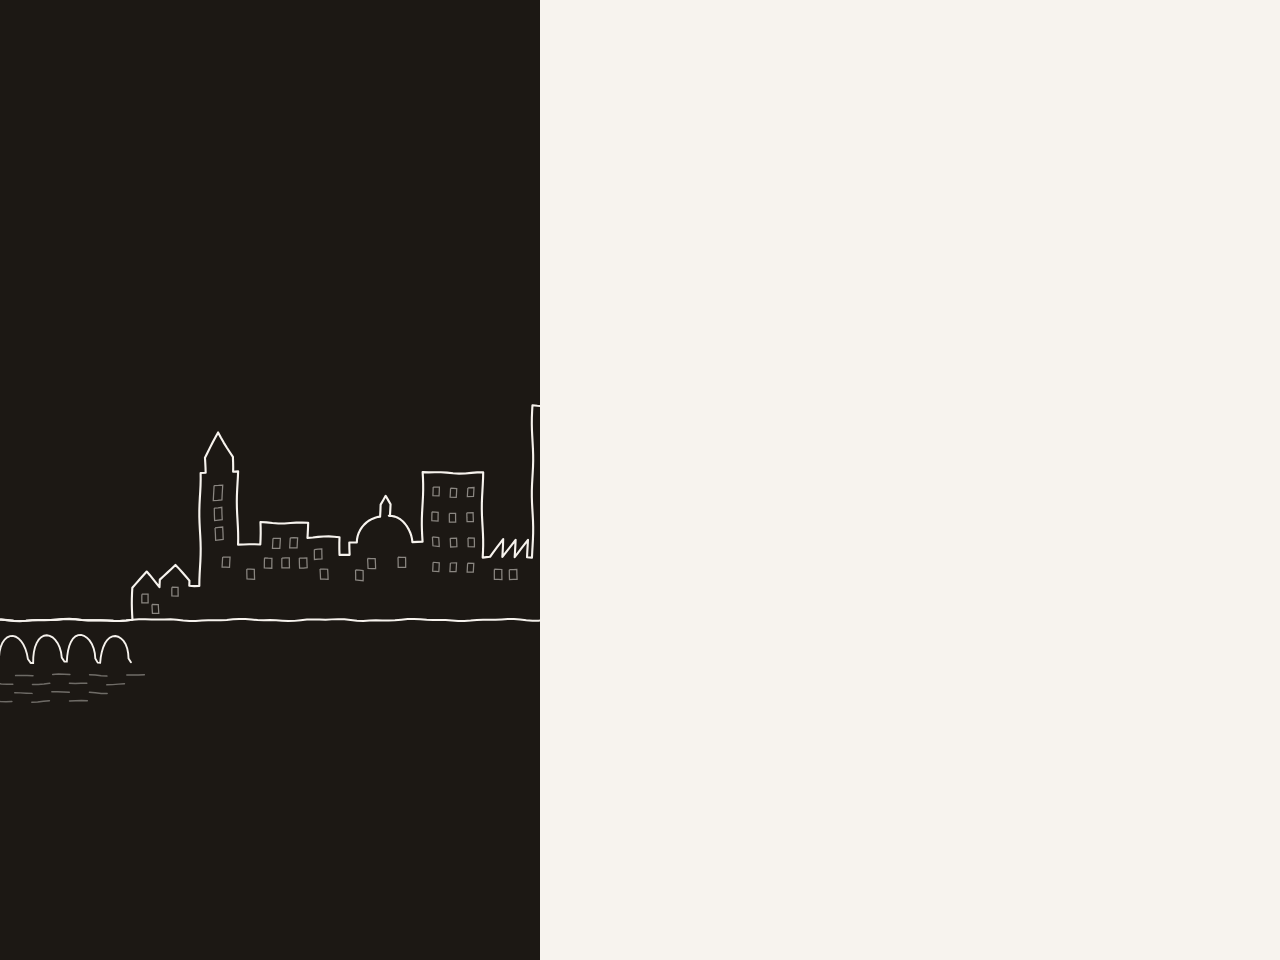
<file: promo/reel/preguntas/reel.html>
<!doctype html>
<html lang="es">
<head>
<meta charset="utf-8">
<title>sesmi · Preguntas</title>
<!--
  Versión B · «Preguntas». De noche, cada vecino enciende su ventana con una pregunta (con su voz);
  se acumulan, se encienden todas, silencio, y queda una: «¿Y si nos quedamos?». Amanece mientras
  la narradora responde. Tiempos de voz en script.json (+ out/vo.json).
  Material usado (rutas literales para shared/credits.py):
    ../assets/foto/cazalegas-fuente-ceramica.jpg  ../assets/video/telar-jacquard-cintas.mp4  ../assets/foto/plaza-mayor-trujillo.jpg
    ../assets/foto/abaco-madera.jpg  ../assets/foto/balanza-boticario.jpg  ../assets/foto/plaza-mayor-medinaceli-soportales.jpg
    ../assets/foto/paloma-vuelo-atardecer.jpg  ../assets/foto/reloj-torre-engranajes.jpg  ../assets/foto/palomas-cielo-melocoton.jpg
    ../assets/foto/talavera-tajo-puente-atardecer.jpg  ../assets/foto/talavera-puente-ceramica-noche.jpg
    ../assets/video/burgos-plaza-noche.mp4  ../assets/video/llama-hoguera.mp4  ../assets/video/estorninos-murmuracion.mp4
    ../assets/video/imprenta-tipografica-roja.mp4  ../assets/video/ia-estorninos.mp4
  Arranque en frío con tres planos nocturnos (etalonaje 'noche'), un destello tras cada pregunta (detalle real del oficio
  al que se refiere), estorninos en el murmullo y, al amanecer, estorninos sobre tejados, palomas y el Tajo ('calido').
-->
<link rel="stylesheet" href="../shared/base.css">
<style>
#stage{background:var(--bgc,var(--ink));color:var(--fgc,var(--paper))}
.qlab{text-shadow:0 0 7px rgba(28,24,20,.85);position:absolute;font:italic 400 21px/1.28 var(--text);width:205px;color:var(--paper)}
.qlab .w{display:inline-block;opacity:0}
.last{position:absolute;left:30px;right:30px;top:330px;text-align:center;font:500 44px/1.05 var(--display);letter-spacing:-.025em;color:var(--paper)}
.last .w{display:inline-block;opacity:0}
.ppl{position:absolute;width:9px;height:9px;background:var(--ink);margin:-4.5px 0 0 -4.5px}
.sub{top:700px}
#under,#flash,#dawnph{z-index:0}
#cold{z-index:50}
.shade{position:absolute;inset:0;pointer-events:none}
</style>
</head>
<body>
<div id="stage">
  <div class="layer" id="under"></div>
  <div class="layer" id="world" style="transform:translateY(150px) scale(1.25);transform-origin:270px 470px">
    <div class="layer"><svg id="csv" viewBox="0 0 540 960"></svg></div>
    <div class="layer"><svg id="wsv" viewBox="0 0 540 960"></svg></div>
    <div class="layer" id="people"></div>
  </div>
  <div class="layer" id="dawnph"></div>
  <div class="layer"><svg id="chart" viewBox="0 0 540 960"></svg></div>
  <div class="layer" id="flash"></div>
  <div class="layer" id="labels"></div>
  <div class="layer" id="cold"></div>
  <div class="last" id="last"></div>
  <div class="layer" id="subs"></div>
  <div id="vig"></div>
</div>
<script src="../shared/common.js"></script>
<script>
(() => {
const { $, ev, eOut, eIO, clamp, stepN, line, wordAt } = S;
const NS = "http://www.w3.org/2000/svg";
const G = 470, OFF = 1.1, CITY0 = 1.7; // OFF: lo que se ha desplazado la voz para dejar sitio al arranque en frío
const NOCHE = S.GRADE.noche + " brightness(.82)", CALIDO = S.GRADE.calido;
const PAPER = [247, 243, 238], INK = [28, 24, 20];
const mix = (a, b, k) => `rgb(${a.map((x, i) => Math.round(x + (b[i] - x) * k)).join(",")})`;

// ── la ciudad de noche (trazo en papel sobre tinta; al amanecer se invierte)
const city = S.drawCity($("csv"), { G, color: "var(--fgc,var(--paper))", windows: false });
ev(CITY0, "draw0"); ev(CITY0 + 2.2, "draw1");
// ventanas: las de la ciudad y unas cuantas más
const WIN = S.city(G, "hoy").windows.concat([
  [226, G - 90, 6, 10], [226, G - 74, 6, 10], [266, G - 50, 6, 8], [280, G - 50, 6, 8], [294, G - 50, 6, 8], [310, G - 40, 6, 8],
  [348, G - 50, 6, 8], [372, G - 50, 6, 8], [450, G - 40, 6, 8], [462, G - 40, 6, 8], [500, G - 22, 5, 7], [512, G - 22, 5, 7],
  [252, G - 40, 6, 8], [232, G - 50, 6, 8], [176, G - 12, 5, 7], [338, G - 40, 6, 8],
]);
const winEls = WIN.map(([x, y, w, h]) => {
  const g = document.createElementNS(NS, "g");
  g.innerHTML = `<path d="${S.box(x, y, w, h)}" fill="none" stroke="currentColor" stroke-opacity=".5" stroke-width="1"/><rect x="${x + .5}" y="${y + .5}" width="${w - 1}" height="${h - 1}" fill="var(--red)" opacity="0"/>`;
  $("wsv").appendChild(g);
  return g.querySelector("rect");
});

// ── preguntas: ventana que se enciende + texto en el cielo
const Q = [["p1", 3, 36, 120], ["p2", 13, 300, 150], ["p3", 0, 36, 205], ["p4", 7, 300, 235], ["p5", 16, 36, 290], ["p6", 21, 300, 320], ["p7", 9, 36, 375], ["p8", 26, 300, 405]];
const qs = Q.map(([id, wi, lx, ly]) => {
  const L = line(id), lab = S.el("div", "qlab", $("labels"));
  lab.style.left = lx + "px"; lab.style.top = ly + "px";
  const ws = L.words.map(([w]) => S.el("span", "w", lab, w));
  ws.forEach((w, i) => i < ws.length - 1 && lab.insertBefore(document.createTextNode(" "), w.nextSibling));
  ev(L.t, "light", wi);
  return { L, lab, ws, wi };
});
// murmullo: se encienden todas, a saltos; luego apagón
const MUR0 = 16.3 + OFF, MUR1 = 18.3 + OFF, BLACK = 18.4 + OFF;
const order = WIN.map((_, i) => i).filter((i) => !Q.some((q) => q[1] === i)).sort((a, b) => ((a * 7919) % 31) - ((b * 7919) % 31));
const litAt = {};
order.forEach((i, k) => { litAt[i] = MUR0 + (k / order.length) * (MUR1 - MUR0); });
for (let k = 0; k < order.length; k += 2) ev(litAt[order[k]], "lightq", k);
ev(BLACK, "black");
// la última: sola
const P9 = line("p9"), LASTWIN = 8;
const last = $("last");
const lws = P9.words.map(([w]) => S.el("span", "w", last, w));
lws.forEach((w, i) => i < lws.length - 1 && last.insertBefore(document.createTextNode(" "), w.nextSibling));
ev(P9.t - .5, "lone");

// ── amanecer: de tinta a papel en 6 saltos
const DAWN = line("n1").t, DAWND = .9;
ev(DAWN, "dawn");
const dawnK = (t) => clamp(stepN(t, DAWN, 6 / DAWND) / 6);

// ── «con datos, en abierto, para cualquiera»
const FLIP_T = line("n3").t - .5;
const DAT = wordAt("n2", 1), ABI = wordAt("n2", 3), CUAL = wordAt("n2", 5);
(() => {
  const pts = []; for (let x = 40; x <= 500; x += 20) pts.push([x, 330 - 40 * Math.sin(x / 70) - (x - 40) * .18 + Math.sin(x * 1.7) * 6]);
  let grid = ""; for (let x = 40; x <= 500; x += 46) grid += S.hand([[x, 360], [x, 366]]);
  $("chart").innerHTML = `<path id="cl" d="${S.hand(pts)}" fill="none" stroke="var(--ink)" stroke-width="1.6" stroke-linecap="round"/>` +
    `<path id="cb" d="${S.hand([[40, 366], [500, 366]]) + grid}" fill="none" stroke="var(--ink)" stroke-opacity=".4" stroke-width="1"/>` +
    `<rect id="cm" width="10" height="10" fill="var(--red)"/>`;
  window.__pts = pts;
})();
const dCl = S.dash($("cl")), dCb = S.dash($("cb"));
ev(DAT, "chart"); ev(ABI, "open"); ev(CUAL, "people");
const PPL = [60, 105, 150, 205, 250, 300, 345, 395, 440, 490].map((x, i) => { const d = S.el("div", "ppl", $("people")); return { d, x, at: CUAL + i * .07 }; });

// ── imagen real. Etalonaje 'noche' de noche, 'calido' de día (S.GRADE, shared/common.js)
const HAS = (slug) => !!(window.CLIPS || {})[slug];
const veil = (p, a) => { const v = S.el("div", "shade", p.box); v.style.background = `rgba(28,24,20,${a})`; return p; };
/** Plano: ["foto"|"archivo"|"clip", nombre, from, to, opciones] → update(t) (o null si el clip aún no tiene fotogramas). */
const shot = ([kind, name, from, to, o]) => {
  if (kind === "clip") return HAS(name) ? S.clip(name, { from, to, ...o }) : null;
  return S.photo(`../assets/${kind === "foto" ? "foto" : "archivo"}/${name}.jpg`, { from, to, ...o });
};

// ── arranque en frío: tres planos de noche, cortes secos, antes de que se dibuje la ciudad
const C = { grade: NOCHE, parent: $("cold"), z: 1 };
const COLD_SHOTS = [
  HAS("burgos-plaza-noche") ? ["clip", "burgos-plaza-noche", [1.5, 62, 35], [1.7, 62, 35], { ...C, t0: 0, t1: .6, start: 0 }]
    : ["foto", "reloj-torre-engranajes", [1.25, 60, 40], [1.5, 60, 40], { ...C, t0: 0, t1: .6 }],
  ["clip", "llama-hoguera", [1.1, 63, 50], [1.25, 63, 50], { ...C, t0: .6, t1: 1.15, start: 1.0 }],
  ["foto", "talavera-puente-ceramica-noche", [1.3, 62, 55], [1.55, 62, 55], { ...C, t0: 1.15, t1: 1.7 }],
].map(shot).filter(Boolean);
S.ev(0.0, "cut", 0); S.ev(0.6, "cut", 1); S.ev(1.15, "cut", 2); S.ev(CITY0 - .02, "cut", 3);

// ── murmullo (estorninos): se enciende todo el vecindario y el cielo se llena de pájaros (murmuración = murmullo)
const murm = shot(["clip", "estorninos-murmuracion", [1.15, 40, 50], [1.35, 45, 50],
  { t0: MUR0 - .1, t1: BLACK, start: .8, grade: NOCHE + " brightness(.9)", parent: $("under"), z: 1, box: { left: 0, top: 60, width: 540, height: 380 } }]);
if (murm) veil(murm, .25);

// ── destellos: junto a la pregunta, un detalle real del oficio de que se habla (0,7 s, detrás del texto)
const FLASH_D = .7;
const FL = {
  p1: ["clip", "telar-jacquard-cintas", [1.15, 50, 50], [1.3, 50, 50], { start: 1.0 }],  // fábrica: el telar en marcha
  p2: ["clip", "imprenta-tipografica-roja", [1.0, 50, 50], [1.0, 50, 50], { start: 1.2 }], // trabajo: la prensa en marcha
  p3: ["foto", "cazalegas-fuente-ceramica", [1.35, 40, 50], [1.1, 50, 50], {}],          // casas de la plaza del pueblo
  p4: ["foto", "balanza-boticario", [1.35, 50, 50], [1.1, 50, 50], {}],                  // tienda: la balanza
  p5: ["foto", "abaco-madera", [1.5, 50, 50], [1.15, 50, 50], {}],                       // adónde va el dinero: las cuentas
  p7: ["foto", "paloma-vuelo-atardecer", [1.3, 50, 40], [1.05, 50, 40], {}],             // los jóvenes se fueron: vuelo
  p8: ["foto", "reloj-torre-engranajes", [1.4, 40, 40], [1.1, 50, 45], {}],              // la gran maquinaria
};
const flashes = qs.filter((q) => FL[q.L.id]).map((q) => {
  const [lx, ly] = [parseFloat(q.lab.style.left), parseFloat(q.lab.style.top)], [kind, name, from, to, o] = FL[q.L.id];
  const p = shot([kind, name, from, to, { ...o, t0: q.L.t - .02, t1: q.L.t + FLASH_D, grade: NOCHE, parent: $("flash"), z: 1,
    box: { left: 0, top: ly - 30, width: 540, height: 128 } }]);
  if (!p) return null;
  veil(p, .45);
  S.ev(q.L.t - .02, "flash", qs.indexOf(q));
  return p;
}).filter(Boolean);

// ── amanecer: estorninos sobre tejados y campanario, palomas, el Tajo y, en «Para cualquiera», plazas reales.
// Cortes secos en la franja de cielo (0–420 px, sobre la ciudad dibujada), todo a 6 fps.
const DB = { left: 0, top: 0, width: 540, height: 420 };
const D = { grade: CALIDO, parent: $("dawnph"), z: 1, box: DB };
const CUAL0 = CUAL - .05;
const dawnDefs = [
  [DAWN + .4, DAWN + 2.2, ["clip", "ia-estorninos", [1.0, 50, 42], [1.12, 50, 60], { start: .3 }]],
  [DAWN + 2.2, DAWN + 3.1, ["foto", "palomas-cielo-melocoton", [1.0, 50, 70], [1.2, 50, 35], {}]],
  [DAWN + 3.1, DAWN + 4.7, ["foto", "talavera-tajo-puente-atardecer", [1.05, 30, 50], [1.2, 65, 50], {}]],
  [CUAL0, CUAL0 + 1.1, ["foto", "plaza-mayor-trujillo", [1.1, 62, 50], [1.3, 55, 50], {}]],
  [CUAL0 + 1.1, FLIP_T - .1, ["foto", "plaza-mayor-medinaceli-soportales", [1.15, 35, 50], [1.35, 60, 50], {}]],
];
const dawnShots = dawnDefs.map(([t0, t1, [k, n, f, to, o]], i) => { S.ev(t0, "dcut", i % 3); return shot([k, n, f, to, { ...o, ...D, t0, t1 }]); }).filter(Boolean);

// ── narradora
const subs = ["n1", "n2"].map((id) => S.sub(id, { parent: $("subs"), hot: id === "n2" ? [5] : [] }));

// ── «debemos saber.» y firma
const FLIP = line("n3").t - .5, SHRINK = line("n3").t + 2.5;
const saber = S.saber(FLIP, SHRINK, { a: wordAt("n3", 0), b: wordAt("n3", 1), tag: "Conocimiento en abierto, para cualquiera." });
const firma = S.firma(SHRINK + .42);

window.EVENTS = S.EVENTS.sort((a, b) => a.t - b.t);

window.renderAt = (t) => {
  const k = dawnK(t);
  $("stage").style.setProperty("--bgc", mix(INK, PAPER, k));
  $("stage").style.setProperty("--fgc", k < .5 ? mix(PAPER, INK, k * .6) : mix(PAPER, INK, .7 + .3 * k)); // el trazo salta de claro a oscuro a mitad
  city.draw(t, CITY0, 2.0);
  $("wsv").style.opacity = S.eOut((t - CITY0 - 1.7) / .8);

  // ventanas
  winEls.forEach((r, i) => {
    let on = 0;
    const q = qs.find((x) => x.wi === i);
    if (q && t >= q.L.t) on = 1;
    if (litAt[i] != null && t >= litAt[i]) on = 1;
    if (t >= BLACK) on = 0;
    if (i === LASTWIN && t >= P9.t - .5) on = 1;
    if (t >= DAWN) on = i === LASTWIN || (t >= ABI && i % 3 === 0) ? 1 : 0;
    r.setAttribute("opacity", on);
  });

  // textos de las preguntas
  qs.forEach(({ L, lab, ws }) => {
    const vis = t >= L.t - .05 && t < BLACK;
    lab.style.display = vis ? "block" : "none";
    if (!vis) return;
    lab.style.opacity = t > L.end + .2 ? .32 : 1;
    ws.forEach((w, i) => (w.style.opacity = eOut((t - L.t - L.words[i][1] + .04) / .28)));
  });

  // «¿Y si nos quedamos?»
  const lv = t >= P9.t - .05 && t < DAWN + .3;
  last.style.display = lv ? "block" : "none";
  if (lv) {
    last.style.opacity = 1 - eIO((t - DAWN + .2) / .5);
    lws.forEach((w, i) => (w.style.opacity = eOut((t - P9.t - P9.words[i][1] + .04) / .3)));
  }

  // gráfico en el cielo y gente en la calle
  dCl(eIO((t - DAT) / 1.1)); dCb(eIO((t - DAT) / .8));
  const p = eIO((t - DAT) / 1.1), pts = window.__pts, j = Math.min(pts.length - 1, Math.round(p * (pts.length - 1)));
  $("cm").setAttribute("x", pts[j][0] - 5); $("cm").setAttribute("y", pts[j][1] - 5);
  $("chart").style.opacity = t >= DAT && t < CUAL - .05 ? 1 : 0;
  PPL.forEach(({ d, x, at }) => {
    const on = t >= at && t < FLIP + .5;
    d.style.display = on ? "block" : "none";
    const kk = stepN(t, at, 6);
    d.style.left = x + Math.min(kk, 12) * 2 + "px"; d.style.top = G - 6 + (kk % 2 && kk < 12 ? -3 : 0) + "px";
  });

  COLD_SHOTS.forEach((f) => f(t)); murm?.(t); flashes.forEach((f) => f(t)); dawnShots.forEach((f) => f(t));
  subs.forEach((f) => f(t));
  saber(t);
  firma(t);
};
window.renderAt(0);
})();
</script>
</body>
</html>
</file>
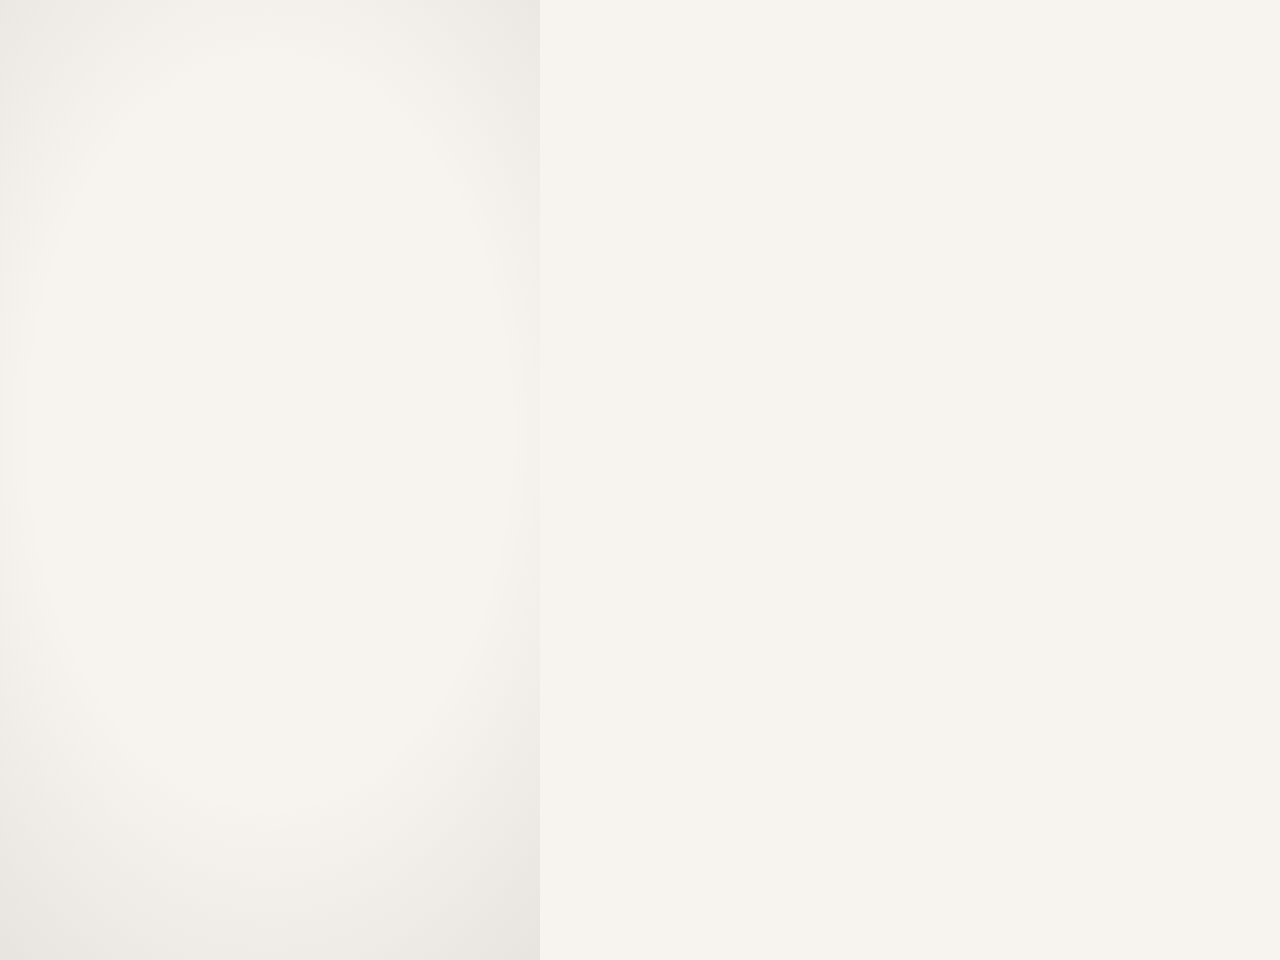
<file: promo/reel/sesmi001/reel.html>
<!doctype html>
<html lang="es">
<head>
<meta charset="utf-8">
<title>sesmi · SESMI-001</title>
<!--
  Material real (créditos en assets/*/credits.json; shared/credits.py lee estas rutas):
  ../assets/video/calculadora-mecanismo.mp4  ../assets/video/ia-lacre.mp4
-->
<!--
  Tráiler de SESMI-001 «¡Bienvenido, Mr. Meta!» (~36 s). Homenaje dibujado a «Bienvenido, Mister Marshall» (1953):
  todo está dibujado aquí (S.drawCity + trazo a mano); nada de metraje, carteles ni música de la película.
  A (0–10,9 s)   1953: el pueblo se engalana a saltos (banderines, arco «¡BIENVENIDOS!», gente); la comitiva pasa de largo.
  B (10,9–17,9)  Hoy: aparece la nave del centro de datos y crece a saltos hasta ser más grande que la ciudad.
  C (17,9–22,2)  750 M€: contador a saltos, anillos cuadrados a 5 fps, dos cortes secos de macro.
  B (22,2–28,5)  cuadraditos rojos salen de la nave: unos se quedan en la ciudad, otros siguen de largo.
  D (28,5–30,75) cinco capítulos, a saltos · E «debemos saber.» (S.saber) · F cartela final en papel.
  Nada de logos ni marcas de terceros; es una pregunta abierta. Todo es función de t (a 6 fps; 5 fps los anillos y los ventiladores).
-->
<link rel="stylesheet" href="../shared/base.css">
<style>
.sc{display:none}
#scA,#scB{z-index:1}#scC{z-index:2}#scD{z-index:3}
#plates{z-index:5}
#subs{z-index:25}
.tag{position:absolute;left:0;right:0;top:128px;text-align:center;font:500 14px/1 var(--display);letter-spacing:.14em;text-transform:uppercase;color:var(--ink-2)}
.tag i{display:inline-block;width:8px;height:8px;background:var(--red);margin-right:10px;vertical-align:1px}
.pp{position:absolute;width:13px;height:13px;background:var(--ink);margin:-6.5px 0 0 -6.5px;transform-origin:50% 100%;display:none}
.pp.k{width:9px;height:9px;margin:-4.5px 0 0 -4.5px}
#board{position:absolute;left:120px;width:300px;top:262px;height:46px;display:flex;align-items:center;justify-content:center;font:500 30px/1 var(--display);letter-spacing:.06em;color:var(--ink);white-space:nowrap}
#board span{visibility:hidden}
/* contador */
#cnt{position:absolute;left:0;right:0;top:512px;height:150px;display:flex;align-items:flex-end;justify-content:center;gap:14px}
#cnt .num{width:300px;text-align:right;font:500 150px/.9 var(--display);letter-spacing:-.04em;font-variant-numeric:tabular-nums;color:var(--ink)}
#cnt .unit{width:86px;font:500 44px/1 var(--display);letter-spacing:-.02em;color:var(--ink-3);padding-bottom:8px;visibility:hidden}
#cnt.hit .num{color:var(--red)}
/* capítulos */
#chhead{position:absolute;left:30px;top:146px;font:500 13px/1 var(--display);letter-spacing:.1em;text-transform:uppercase;color:var(--ink-2);visibility:hidden}
#chhead i,.sqi{display:inline-block;width:9px;height:9px;background:var(--red);margin-right:10px;vertical-align:0}
.chrow{position:absolute;left:30px;right:30px;height:92px;display:none}
.chrow .ln{position:absolute;left:0;right:0;top:0;height:1px;background:var(--ink)}
.chrow .hh{position:absolute;left:0;right:0;top:15px;display:flex;align-items:center;gap:10px;font:500 14px/1 var(--display);font-variant-numeric:tabular-nums;color:var(--ink-3)}
.chrow .hh .sq{width:9px;height:9px;background:var(--red);display:block}
.chrow .hh .sq.o{background:transparent;border:1px solid var(--ink-3)}
.chrow .hh .st{margin-left:auto;font:500 11px/1 var(--display);letter-spacing:.1em;text-transform:uppercase;color:var(--red);visibility:hidden}
.chrow .tx{position:absolute;left:0;right:0;top:41px;font:400 22px/1.2 var(--text);color:var(--ink);visibility:hidden}
.chrow.off .tx{color:var(--ink-2)}
.chrow .bar{position:absolute;left:0;top:84px;height:2px;width:0;background:var(--rule,rgba(28,24,20,.14))}
.chrow.on .bar{background:var(--red)}
/* cartela final */
#cart{position:absolute;inset:0;background:var(--paper);z-index:21;display:none}
#cart .abs{text-align:center;left:0;right:0}
#cart .st{top:148px;font:500 13px/1 var(--display);letter-spacing:.12em;text-transform:uppercase;color:var(--ink-2)}
#cart .st i{display:inline-block;width:9px;height:9px;background:var(--red);margin-right:10px;vertical-align:0}
#cart h1{margin:0;font:500 66px/.98 var(--display);letter-spacing:-.035em;color:var(--ink)}
#cart h1 div{visibility:hidden}
#cart .sb{top:358px;font:400 21px/1.3 var(--text);color:var(--ink-2)}
#cart .ow{top:420px;left:195px;right:auto;width:150px;height:150px;color:var(--ink)}
#cart .op{top:604px;font:500 12px/1.3 var(--display);letter-spacing:.1em;text-transform:uppercase;color:var(--ink-3)}
#cart .ur{top:646px;font:500 28px/1 var(--display);letter-spacing:-.01em;color:var(--ink)}
</style>
</head>
<body>
<div id="stage">
  <!-- A · 1953 -->
  <div class="layer sc" id="scA"><svg id="svA" viewBox="0 0 540 960"></svg><div class="layer" id="crowdA"></div><div id="board"></div></div>
  <!-- B · hoy: la nave y la ciudad -->
  <div class="layer sc" id="scB"><svg id="svB" viewBox="0 0 540 960"></svg></div>
  <!-- C · 750 M€ -->
  <div class="layer sc" id="scC"><svg id="svC" viewBox="0 0 540 960"></svg><div id="cnt"><div class="num" id="num">0</div><div class="unit" id="unit">M€</div></div></div>
  <!-- D · capítulos -->
  <div class="layer sc" id="scD"><div id="chhead"><i></i>SESMI-001 · Cinco capítulos</div></div>
  <div class="tag sc" id="tag"></div>
  <div class="layer" id="plates"></div>
  <div class="layer" id="subs"></div>
  <div id="cart">
    <div class="abs st" id="cSt"><i></i>SESMI-001 · En elaboración</div>
    <h1 class="abs" style="top:190px"><div id="cT1">¡Bienvenido,</div><div id="cT2">Mr. Meta!</div></h1>
    <div class="abs sb" id="cSb">Un análisis económico independiente</div>
    <div class="abs ow" id="cOw"></div>
    <div class="abs op" id="cOp">En abierto. Paper y versión divulgativa.</div>
    <div class="abs ur" id="cUr">Apúntate en sesmi.org</div>
  </div>
  <div id="vig"></div>
</div>
<script src="../shared/common.js"></script>
<script>
(() => {
const { $, ev, clamp, stepN, eOut, line, wordAt } = S;
const NS = "http://www.w3.org/2000/svg";
const svgEl = (tag, attrs, parent) => { const e = document.createElementNS(NS, tag); for (const k in attrs) e.setAttribute(k, attrs[k]); if (parent) parent.appendChild(e); return e; };
const T = (id) => line(id).t, WD = (id, i) => wordAt(id, i);
/** progreso a saltos: 0 antes de t0, luego n pasos (fps 6 por defecto) hasta 1. */
const steps = (t, t0, n, fps = 6) => (t < t0 ? 0 : Math.min(n, stepN(t, t0, fps) + 1) / n);
const INK = "var(--ink)", RED = "#7A1F10";
let seed = 7; const rnd = () => ((seed = (seed * 16807) % 2147483647) / 2147483647);
const cutT = []; const cut = (t, v = 0) => { cutT.push(t); ev(t, "cut", v); };

// ── tiempos de las escenas
const A1 = 10.9;                         // A → B (Hoy)
const B1 = line("n4").end + .4;          // B → C (contador)
const C1 = line("n5").end + .2;          // C → B (la pregunta)
const D0 = line("n6").end + .2;          // B → D (capítulos)
const OPEN = 30.75;                      // cara de tinta
const SH = line("n7").end + .2;          // fin de la voz → cartela
const LAND = SH + .42;
const DUR = LAND + .5 + 2.1;
window.REEL_DURATION = DUR;

// ═════════ A · 1953
const GA = 500;
const svA = $("svA");
const cityA = S.drawCity(svA, { G: GA, era: "1775" });
cityA.g.querySelector(".bridge").style.display = "none"; cityA.g.querySelector(".water").style.display = "none";
const BIEN = "¡BIENVENIDOS!";
// banderines: cuerdas entre edificios y desde el arco; cada banderín aparece con el trazo (a saltos)
const bunting = (p0, p1, sag, nf) => {
  const g = svgEl("g", {}, svA), P = (u) => { const m = [(p0[0] + p1[0]) / 2, (p0[1] + p1[1]) / 2 + 2 * sag]; return [(1 - u) ** 2 * p0[0] + 2 * (1 - u) * u * m[0] + u * u * p1[0], (1 - u) ** 2 * p0[1] + 2 * (1 - u) * u * m[1] + u * u * p1[1]]; };
  const pts = Array.from({ length: 13 }, (_, k) => P(k / 12));
  const path = svgEl("path", { d: S.hand(pts), fill: "none", stroke: INK, "stroke-width": 1.2, "stroke-linecap": "round" }, g);
  const dash = S.dash(path);
  const flags = Array.from({ length: nf }, (_, k) => {
    const u = (k + .5) / nf, [x, y] = P(u), c = k % 3;
    const el = svgEl("polygon", { points: `${(x - 5).toFixed(1)},${y.toFixed(1)} ${(x + 5).toFixed(1)},${y.toFixed(1)} ${x.toFixed(1)},${(y + 11).toFixed(1)}`, fill: c === 0 ? INK : c === 1 ? RED : "none", stroke: INK, "stroke-width": 1 }, g);
    return { el, u, x, y };
  });
  return { g, flags, set(p) { g.style.display = p > 0 ? "" : "none"; dash(p); flags.forEach((f) => (f.el.style.display = f.u <= p ? "" : "none")); } };
};
const AX0 = 22, AX1 = 518;
const STR = [
  { b: bunting([229, 352], [313, 434], 10, 6), t0: WD("n1", 7) },
  { b: bunting([313, 434], [362, 414], 6, 4), t0: WD("n1", 8) },
  { b: bunting([362, 414], [458, 458], 12, 7), t0: WD("n1", 10) },
  { b: bunting([AX0, 250], [229, 352], 16, 15), t0: WD("n1", 12) + .55 },
  { b: bunting([AX0, 250], [171, 462], 10, 11), t0: WD("n1", 12) + .8 },
  { b: bunting([AX1, 250], [430, 446], 8, 12), t0: WD("n1", 12) + 1.05 },
  { b: bunting([AX0 + 12, 316], [AX1 - 12, 316], 14, 28), t0: WD("n1", 13) + .1 },
];
STR.forEach((s) => ev(s.t0, "flag"));
// arco: dos curvas (mampostería) y un rótulo colgado
const yo = (x) => 250 - 54 * (1 - ((x - 270) / 248) ** 2);
const arcPts = (off) => { const a = [[AX0 + off, GA + 10], [AX0 + off, yo(AX0 + off) + off]]; for (let x = AX0 + off + 8; x < AX1 - off; x += 24) a.push([x, yo(x) + off]); a.push([AX1 - off, yo(AX1 - off) + off], [AX1 - off, GA + 10]); return a; };
const arch1 = svgEl("path", { d: S.hand(arcPts(0)), fill: "none", stroke: INK, "stroke-width": 1.8, "stroke-linejoin": "round", "stroke-linecap": "round" }, svA);
const arch2 = svgEl("path", { d: S.hand(arcPts(14)), fill: "none", stroke: INK, "stroke-width": 1.2, "stroke-linejoin": "round", "stroke-linecap": "round" }, svA);
const dA1 = S.dash(arch1), dA2 = S.dash(arch2);
const ROT = [[130, yo(130) + 14, 130, 262], [410, yo(410) + 14, 410, 262]].map(([a, b, c, d]) => svgEl("path", { d: S.hand([[a, b], [c, d]]), fill: "none", stroke: INK, "stroke-width": 1.2 }, svA));
const boardBox = svgEl("path", { d: S.box(120, 262, 300, 46), fill: "var(--paper-2)", stroke: INK, "stroke-width": 1.6, "stroke-linejoin": "round" }, svA);
const pole = [AX0 + 7, AX1 - 7].map((x) => svgEl("rect", { x: x - 5, y: yo(x) - 7, width: 10, height: 10, fill: RED }, svA));
const ARCH0 = WD("n1", 12), LET0 = WD("n1", 15) + .15;
ev(ARCH0, "arch"); for (let k = 0; k < BIEN.length; k++) ev(LET0 + k / 9, "letter1", k);
const boardEl = $("board");
const letters = [...BIEN].map((c) => S.el("span", "", boardEl, c));
// gente: cuadraditos de tinta en la acera (dos filas) que se agolpan
const crowd = [];
for (let i = 0; i < 42; i++) {
  const row = i % 2, kid = i % 7 === 3;
  const x = 30 + (i / 42) * 480 + (rnd() - .5) * 10, y = GA + 26 + row * 22 + (kid ? 3 : 0);
  const d = S.el("div", "pp" + (kid ? " k" : ""), $("crowdA")); d.style.left = x.toFixed(1) + "px"; d.style.top = y + "px";
  crowd.push({ d, x });
}
const order = crowd.map((_, i) => i).sort(() => rnd() - .5);
const PPL0 = WD("n1", 13) + .1;
order.forEach((ci, k) => { crowd[ci].at = PPL0 + Math.floor(k / 3.2) / 6; });
for (let s = 0; s < 12; s++) ev(PPL0 + s / 6, "pop", s);
// la comitiva: cuatro coches negros que cruzan sin parar (60 px por paso, 6 pasos/s)
const CAR0 = T("n2") - .2, CSTEP = 66, CARS = [];
for (let j = 0; j < 4; j++) {
  const g = svgEl("g", {}, svA);
  svgEl("rect", { x: 0, y: -13, width: 72, height: 11, fill: INK }, g);
  svgEl("polygon", { points: "15,-13 24,-24 52,-24 60,-13", fill: INK }, g);
  svgEl("rect", { x: 28, y: -21, width: 9, height: 6, fill: "var(--paper)" }, g);
  svgEl("rect", { x: 41, y: -21, width: 9, height: 6, fill: "var(--paper)" }, g);
  [9, 54].forEach((x) => svgEl("rect", { x, y: -9, width: 9, height: 9, fill: "var(--paper)", stroke: INK, "stroke-width": 1.6 }, g));
  if (j === 0) { svgEl("path", { d: "M66 -13 L66 -30", stroke: INK, "stroke-width": 1.2 }, g); svgEl("rect", { x: 66, y: -31, width: 8, height: 7, fill: RED }, g); }
  CARS.push({ g, off: -110 - j * 118 });
}
const CARN = Math.ceil((540 + 110 + 3 * 118 + 40) / CSTEP) + 1;
for (let k = 0; k < CARN; k++) ev(CAR0 + k / 6, "car", k);
// un banderín cae al paso del último coche; la gente se encoge de hombros (se achaparra)
const FALLT = CAR0 + (CARN - 3) / 6 + .3, SLUMP = FALLT + .25;
const fl = STR[6].b.flags[17], FALLY = GA - 4;
const fallEl = svgEl("polygon", { points: "-5,0 5,0 0,11", fill: RED, stroke: INK, "stroke-width": 1 }, svA);
ev(FALLT + 3 / 6, "fall");
ev(SLUMP, "slump");
cut(0, 0);

// ═════════ B · hoy: la ciudad y la nave
const GB = 540, NL = 240, CS = .62, CX0 = -90, GC = 470;
const svB = $("svB");
const world = svgEl("g", {}, svB);
svgEl("path", { d: S.hand([[-30, GB], [570, GB]]), fill: "none", stroke: INK, "stroke-width": 1.7, "stroke-linecap": "round" }, world);
const cityB = S.drawCity(world, { G: GC, era: "hoy" });
cityB.g.setAttribute("transform", `translate(${CX0} ${GB - CS * GC}) scale(${CS})`);
cityB.g.querySelectorAll("path").forEach((p) => (p.style.vectorEffect = "non-scaling-stroke"));
["ground", "bridge", "water"].forEach((c) => (cityB.g.querySelector("." + c).style.display = "none"));
// la nave, en coordenadas propias (origen: esquina inferior izquierda; H = 180, L = 700), escalada por pasos
const NH = 240, NLEN = 700;
const nave = svgEl("g", { transform: `translate(${NL} ${GB}) scale(.3)` }, world);
nave.style.cssText = "";
const navFill = svgEl("rect", { x: 0, y: -NH, width: 0, height: NH, fill: "var(--paper-2)" }, nave);
const NP = []; // piezas, con orden de aparición (x)
const piece = (d, ord, o = {}) => { const el = svgEl("path", { d, fill: o.fill || "none", stroke: o.stroke || INK, "stroke-width": o.w || 1.3, "stroke-linecap": "round", "stroke-linejoin": "round" }, nave); el.style.vectorEffect = "non-scaling-stroke"; NP.push({ el, ord }); return el; };
piece(S.hand([[0, 0], [0, -NH]]), 0, { w: 1.8 });
piece(S.hand([[0, -NH], [NLEN, -NH]]), 40, { w: 1.8 });
piece(S.hand([[0, -NH + 16], [NLEN, -NH + 16]]), 60);
const FANS = [], LEDS = [], FANR = 8;
for (let j = 0; j < 10; j++) {
  const bx = j * 70, cx = bx + 35;
  piece(S.hand([[bx + 70, -NH + 16], [bx + 70, 0]]), bx + 70);
  let lv = ""; for (let r = 0; r < 5; r++) lv += S.hand([[bx + 12, -NH + 40 + r * 18], [bx + 58, -NH + 40 + r * 18]]);
  piece(lv, bx + 10, { w: 1, stroke: "var(--ink-2)" });
  piece(S.box(cx - 20, -NH - 22, 40, 22), bx + 15);
  const fg = svgEl("g", { transform: `translate(${cx} ${-NH - 11})` }, nave);
  const circ = []; for (let k = 0; k <= 12; k++) { const a = (k / 12) * Math.PI * 2; circ.push([FANR * Math.cos(a), FANR * Math.sin(a)]); }
  const cp = svgEl("path", { d: S.hand(circ), fill: "none", stroke: INK, "stroke-width": 1, "vector-effect": "non-scaling-stroke" }, fg);
  const bl = svgEl("path", { d: `M${-FANR + 1} 0 L${FANR - 1} 0 M0 ${-FANR + 1} L0 ${FANR - 1}`, fill: "none", stroke: INK, "stroke-width": 1.2 }, fg);
  bl.style.vectorEffect = "non-scaling-stroke";
  NP.push({ el: fg, ord: bx + 20 }); FANS.push({ bl });
  for (let r = 0; r < 5; r++) {
    const rx = bx + 6 + r * 13;
    let d = S.box(rx, -78, 9, 72); for (let u = 1; u < 6; u++) d += `M${rx} ${-78 + u * 12}L${rx + 9} ${-78 + u * 12}`;
    piece(d, rx, { w: 1 });
    const led = svgEl("rect", { x: rx + 1.5, y: -75, width: 3, height: 3, fill: RED }, nave); NP.push({ el: led, ord: rx + .5 }); LEDS.push({ led, k: j * 5 + r });
  }
}
NP.sort((a, b) => a.ord - b.ord);
const money = svgEl("g", {}, world);
const T_CITY = A1 + .05, T_NAVE0 = WD("n3", 1), T_NAVE1 = T_NAVE0 + 1.5;
ev(T_CITY, "draw0"); ev(T_NAVE0, "draw1");
const GROW = [[WD("n4", 1), .45], [WD("n4", 3), .6], [WD("n4", 5), .8], [WD("n4", 9), 1]];
GROW.forEach(([t], i) => ev(t, "grow", i));
const kAt = (t) => { let k = .3; GROW.forEach(([tt, v]) => { if (t >= tt) k = v; }); return k; };
// el dinero: cuadraditos rojos que salen de la nave
const XD = NL - 6, STEPPX = 30;
const WIN = cityB.windows, wsel = [0, 1, 2, 3, 4, 5, 6, 9, 13, 16, 17, 7, 10, 14];
const FL = [];
{ let te = WD("n6", 1) + .15, i = 0, ns = 0;
  while (te < WD("n6", 11) + .05) {
    const stay = (i * 5 + 2) % 7 < 3, f = { i, te, stay, el: svgEl("rect", { width: 11, height: 11, fill: RED }, money) };
    if (stay) {
      const [wx, wy, ww, wh] = WIN[wsel[ns++ % wsel.length]];
      f.wx = CX0 + CS * (wx + ww / 2); f.wy = GB + CS * (wy + wh / 2 - GC); f.kStop = Math.ceil((XD - f.wx) / STEPPX);
      ev(te + (f.kStop + 2) / 6, "stay", ns);
    }
    FL.push(f); ev(te, "coin", i);
    te += i < 4 ? 2 / 6 : 1 / 6; i++;
  }
}
cut(A1, 1);
const tagEl = $("tag");

// ═════════ C · 750 M€
const svC = $("svC"), CCX = 270, CCY = 330, RS = .78;
const RINGS = Array.from({ length: 10 }, (_, k) => { const i = k + 1, d = 18 * Math.pow(1.36, i) * RS; return { i, d, o: +(.62 - i * .04).toFixed(3), el: svgEl("rect", { x: (CCX - d / 2).toFixed(1), y: (CCY - d / 2).toFixed(1), width: d.toFixed(1), height: d.toFixed(1), fill: "none", stroke: INK, "stroke-width": 1, "vector-effect": "non-scaling-stroke" }, svC) }; });
svgEl("path", { d: `M${CCX - 270} ${CCY}H${CCX + 270}M${CCX} ${CCY - 250}V${CCY + 250}`, stroke: INK, "stroke-opacity": .18, "stroke-dasharray": "2 5", fill: "none" }, svC).style.vectorEffect = "non-scaling-stroke";
svgEl("rect", { x: CCX - 8, y: CCY - 8, width: 16, height: 16, fill: RED }, svC);
const C0 = T("n5"), HIT = C0 + 12 / 6;                 // 13 saltos: 750 cae al terminar «cincuenta»
const MAC = [[C0 + .6, C0 + 1.25], [HIT + .9, HIT + 1.5]];
ev(C0, "tick0"); for (let k = 1; k <= 13; k++) ev(C0 + (k - 1) / 6, "tick", k);
ev(HIT, "hit");
cut(B1, 2); cut(MAC[0][0], 3); cut(MAC[0][1], 4); cut(MAC[1][0], 5); cut(MAC[1][1], 6); cut(C1, 7);
const macs = [
  S.clip("calculadora-mecanismo", { t0: MAC[0][0], t1: MAC[0][1], start: 3.0, from: [1.3, 58, 50], to: [1.55, 58, 50], grade: "calido", parent: $("plates"), z: 2 }),
  S.clip("ia-lacre", { t0: MAC[1][0], t1: MAC[1][1], start: .6, from: [1.1, 50, 55], to: [1.3, 50, 60], grade: "natural", parent: $("plates"), z: 2 }),
];

// ═════════ D · capítulos
const CH = [["01", "Contexto: la inversión y la ciudad", 1], ["02", "Impacto económico directo e indirecto", 1], ["03", "Empleo y capital humano", 0], ["04", "Fiscalidad y retorno local", 0], ["05", "Recomendaciones de negociación", 0]];
const rows = CH.map(([n, tx, on], i) => {
  const r = S.el("div", "chrow " + (on ? "on" : "off"), $("scD"));
  r.style.top = 186 + i * 100 + "px";
  r.innerHTML = `<div class="ln"></div><div class="hh"><span>${n}</span><i class="sq${on ? "" : " o"}"></i><span class="st">En curso</span></div><div class="tx">${tx}</div><div class="bar"></div>`;
  const t0 = D0 + i * .4; ev(t0, "chap", i); if (on) ev(t0 + .5, "chapOn", i);
  return { r, t0, on, st: r.querySelector(".st"), tx: r.querySelector(".tx"), bar: r.querySelector(".bar") };
});
cut(D0, 8);

// ═════════ E · «debemos saber.» y F · cartela
const saber = S.saber(OPEN, SH, { a: WD("n7", 0), b: WD("n7", 1) });
const cart = $("cart"), owHost = $("cOw");
const owl = S.fig(owHost, "buho");
const CT = { st: LAND - .42, t1: LAND - .42, t2: LAND - .25, sb: LAND, ow: LAND + .17, op: LAND + .34, ur: LAND + .5 };
S.figEvents("buho", CT.ow, DUR);
ev(CT.sb, "sign2"); ev(CT.ur, "url");

// ── subtítulos (la voz, palabra a palabra)
const subs = {};
const mkSub = (id, top, o = {}) => { const p = S.el("div", "layer", $("subs")); subs[id] = { p, u: S.sub(id, { parent: p, style: `top:${top}px`, ...o }) }; };
mkSub("n1", 596); mkSub("n2", 640); mkSub("n3", 620); mkSub("n4", 620);
mkSub("n5", 690, { out: line("n5").end + .15 });
mkSub("n6", 620, { hot: [7, 8], out: line("n6").end + .1 });

window.EVENTS = S.EVENTS.sort((a, b) => a.t - b.t);

// ═════════ render
const hide = (e) => (e.style.display = "none");
window.renderAt = (t) => {
  const inA = t < A1, inB = (t >= A1 && t < B1) || (t >= C1 && t < D0), inC = t >= B1 && t < C1, inD = t >= D0 && t < OPEN;
  $("scA").style.display = inA ? "block" : "none";
  $("scB").style.display = inB ? "block" : "none";
  $("scC").style.display = inC ? "block" : "none";
  $("scD").style.display = inD ? "block" : "none";

  // ── A
  if (inA) {
    cityA.draw(S.q(t), .1, 1.6);
    STR.forEach((s) => s.b.set(steps(t, s.t0, 4)));
    const pa = steps(t, ARCH0, 5), pb = steps(t, ARCH0 + .15, 5);
    dA1(pa); dA2(pb); arch1.style.display = pa > 0 ? "" : "none"; arch2.style.display = pb > 0 ? "" : "none";
    const bo = t >= ARCH0 + .85; boardBox.style.display = bo ? "" : "none"; ROT.forEach((r) => (r.style.display = bo ? "" : "none"));
    pole.forEach((p) => (p.style.display = pa >= 1 ? "" : "none"));
    boardEl.style.display = bo ? "flex" : "none";
    const nl = t < LET0 ? 0 : Math.min(BIEN.length, Math.floor((t - LET0) * 9 + 1e-6) + 1);
    letters.forEach((l, i) => (l.style.visibility = i < nl ? "visible" : "hidden"));
    const sl = t >= SLUMP ? Math.min(2, stepN(t, SLUMP, 6) + 1) : 0;
    crowd.forEach((c) => {
      c.d.style.display = t >= c.at ? "block" : "none";
      const sc = sl === 0 ? 1 : sl === 1 ? .72 : .55;
      c.d.style.transform = sl ? `scaleY(${sc})` : "none";
    });
    const cs = t < CAR0 ? -1 : stepN(t, CAR0, 6);
    CARS.forEach((c) => { const x = c.off + CSTEP * cs; c.g.style.display = cs >= 0 && x > -130 && x < 560 ? "" : "none"; c.g.setAttribute("transform", `translate(${x} ${GA + 4}) scale(1.3)`); });
    // el banderín que cae: sale de su cuerda y baja en cuatro saltos
    const fk = t < FALLT ? 0 : Math.min(4, stepN(t, FALLT, 6) + 1);
    fl.el.style.display = fk > 0 || fl.u > steps(t, STR[6].t0, 4) ? "none" : "";
    if (fl.u > steps(t, STR[6].t0, 4)) fallEl.style.display = "none";
    else if (fk === 0) fallEl.style.display = "none";
    else { const q = [.12, .4, .75, 1][fk - 1]; fallEl.style.display = ""; fallEl.setAttribute("transform", `translate(${fl.x.toFixed(1)} ${(fl.y + (FALLY - fl.y) * q).toFixed(1)}) rotate(${[20, 55, 95, 100][fk - 1]})`); }
    $("tag").className = "tag"; $("tag").style.display = "block"; $("tag").innerHTML = "<i></i>1953";
    $("tag").style.opacity = t >= .15 ? 1 : 0;
  }

  // ── B
  if (inB) {
    const pre = t < C1;
    cityB.draw(S.q(t), T_CITY, 1.1);
    const k = kAt(t), P = steps(t, T_NAVE0, 9);
    nave.setAttribute("transform", `translate(${NL} ${GB}) scale(${k})`);
    navFill.setAttribute("width", (P * NLEN).toFixed(1));
    const n = Math.floor(P * NP.length + 1e-6);
    NP.forEach((p, i) => (p.el.style.display = i < n ? "" : "none"));
    const f5 = stepN(t, 0, 5), f6 = stepN(t, 0, 6);
    FANS.forEach((f, j) => f.bl.setAttribute("transform", `rotate(${((f6 + j * 3) * 30) % 90})`));
    LEDS.forEach((l) => (l.led.style.display = (f5 + l.k * 2) % 6 < 3 ? "" : "none"));
    const Z = pre ? 1 : 1.12;
    world.setAttribute("transform", `translate(0 ${GB}) scale(${Z}) translate(0 ${-GB})`);
    // dinero
    FL.forEach((f) => {
      if (t < f.te) { f.el.style.display = "none"; return; }
      const kk = stepN(t, f.te, 6), x0 = XD - STEPPX * kk, yb = GB - 14 - (f.i % 3) * 4;
      let x = x0, y = yb, s = 11;
      if (f.stay) {
        if (kk < f.kStop) { x = x0; }
        else if (kk === f.kStop) { x = f.wx; }
        else if (kk === f.kStop + 1) { x = f.wx; y = (yb + f.wy) / 2; }
        else { x = f.wx; y = f.wy; s = 8; }
      } else if (x0 < -14) { f.el.style.display = "none"; return; }
      f.el.style.display = ""; f.el.setAttribute("width", s); f.el.setAttribute("height", s);
      f.el.setAttribute("x", (x - s / 2).toFixed(1)); f.el.setAttribute("y", (y - s / 2).toFixed(1));
    });
    const tg = $("tag");
    if (pre) { tg.className = "tag"; tg.style.display = "block"; tg.innerHTML = "<i></i>Hoy"; tg.style.opacity = 1; } else tg.style.display = "none";
  } else if (!inA) $("tag").style.display = "none";

  // ── C
  if (inC) {
    const k = t < C0 ? 0 : Math.min(13, stepN(t, C0, 6) + 1);
    const v = Math.round(750 * eOut(k / 13) / 5) * 5;
    $("num").textContent = v; $("cnt").classList.toggle("hit", t >= HIT);
    $("unit").style.visibility = t >= HIT ? "visible" : "hidden";
    const f = t < HIT ? -1 : stepN(t, HIT, 5), kk = f < 0 ? -1 : f % 14;
    RINGS.forEach((r, i) => {
      r.el.style.display = v >= r.i * 75 ? "" : "none";
      r.el.setAttribute("stroke-opacity", i === kk - 1 ? .85 : i === kk - 2 ? (r.o + .18).toFixed(2) : r.o);
    });
  }
  macs.forEach((m) => m(t));
  const onMac = MAC.some(([a, b]) => t >= a && t < b);
  Object.values(subs).forEach((s) => (s.p.style.color = onMac ? "var(--paper)" : ""));
  Object.values(subs).forEach((s) => s.u(t));

  // ── D
  if (inD) {
    $("chhead").style.visibility = t >= D0 - .05 ? "visible" : "hidden";
    rows.forEach((w) => {
      const s = t < w.t0 ? -1 : stepN(t, w.t0, 6);
      w.r.style.display = s >= 0 ? "block" : "none";
      w.tx.style.visibility = s >= 1 ? "visible" : "hidden";
      w.st.style.visibility = w.on && s >= 1 ? "visible" : "hidden";
      const pw = s < 2 ? 0 : w.on ? Math.min(1, (s - 1) / 4) : 1;
      w.bar.style.width = pw * 100 + "%";
    });
  }

  // ── E/F
  saber(t);
  if (t >= SH) {
    cart.style.display = "block";
    const k = Math.min(6, stepN(t, SH, 1 / .07) + 1), r = (k / 6) * 560;
    cart.style.clipPath = t >= LAND ? "none" : `inset(${480 - r}px ${270 - r}px ${480 - r}px ${270 - r}px)`;
    $("cSt").style.opacity = 1;
    $("cT1").style.visibility = t >= CT.t1 ? "visible" : "hidden";
    $("cT2").style.visibility = t >= CT.t2 ? "visible" : "hidden";
    $("cSb").style.opacity = t >= CT.sb ? 1 : 0;
    $("cOw").style.opacity = t >= CT.ow ? 1 : 0; owl(t, CT.ow);
    $("cOp").style.opacity = t >= CT.op ? 1 : 0;
    $("cUr").style.opacity = t >= CT.ur ? 1 : 0;
  } else cart.style.display = "none";
};
window.renderAt(0);
})();
</script>
</body>
</html>
</file>
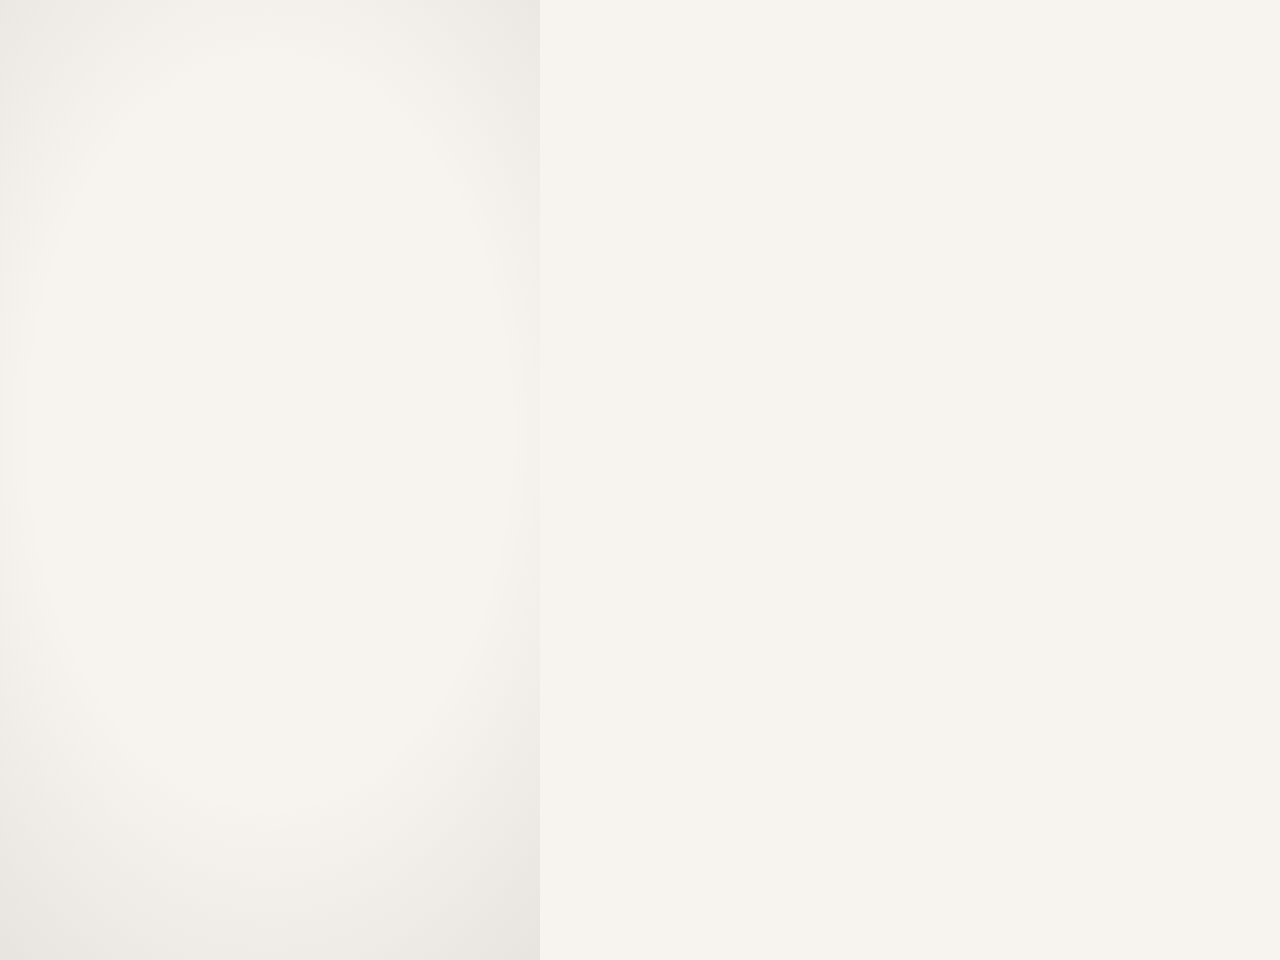
<file: promo/reel/sociedad/reel.html>
<!doctype html>
<html lang="es">
<head>
<meta charset="utf-8">
<title>sesmi · Una sociedad abierta</title>
<!--
  Material real (créditos en assets/*/credits.json; shared/credits.py lee estas rutas):
  ../assets/video/ia-plumilla.mp4  ../assets/video/reloj-bolsillo-waltham.mp4  ../assets/video/maquina-escribir-tipos-macro.mp4
  ../assets/video/pascalina-laton.mp4  ../assets/foto/plaza-mayor-medinaceli-soportales.jpg
  ../assets/archivo/mapa-castilla-nueva-1785.jpg  ../assets/archivo/mapa-toledo-1768.jpg  ../assets/archivo/enc-patata.jpg
  ../assets/archivo/enc-escritura-pluma.jpg  ../assets/archivo/enc-glaces-san-ildefonso.jpg  ../assets/archivo/imprenta-taller-1769.jpg
  ../assets/archivo/estatutos-asturias.jpg  ../assets/video/ia-lacre.mp4
  ../assets/foto/talavera-puente-viejo-02.jpg  ../assets/foto/talavera-tajo-puente-atardecer.jpg
  ../assets/archivo/buho-great-white-owl-1771.jpg  ../assets/archivo/geric-derby-epsom-1821.jpg  ../assets/archivo/aves-1895-structure.jpg
  ../assets/video/ia-estorninos.mp4
-->
<!--
  Versión A · «Una sociedad abierta». En cada ciudad hay preguntas (cuatro vecinos, con su voz);
  las respuestas están debajo y hay que ir a buscarlas; hace dos siglos la gente se juntaba para
  eso; hoy queremos recuperar esa idea. Tiempos de voz en script.json (+ out/vo.json).
-->
<link rel="stylesheet" href="../shared/base.css">
<style>
.ppl{position:absolute;width:9px;height:9px;background:var(--ink);margin:-4.5px 0 0 -4.5px}
.ppl.red{background:var(--red)}
.qlab{position:absolute;font:italic 400 18px/1.28 var(--text);color:var(--ink);width:170px}
.qlab .w{display:inline-block;opacity:0}
.era{position:absolute;left:0;right:0;top:104px;text-align:center;color:var(--ink-3);font-size:12px}
.fl{position:absolute;top:410px;width:150px;text-align:center;color:var(--ink-3)}
.cap{position:absolute;left:30px;width:480px;top:567px;color:var(--ink-3);font-size:10px;letter-spacing:.1em;white-space:nowrap;overflow:hidden;text-overflow:ellipsis}
.pframe{position:absolute;left:30px;top:130px;width:480px;height:430px;border:1px solid var(--ink);display:none}
.photo img{max-width:none}
.fl i{display:inline-block;width:7px;height:7px;background:var(--red);margin-right:8px;vertical-align:1px}
</style>
</head>
<body>
<svg width="0" height="0" style="position:absolute"><filter id="chroma" color-interpolation-filters="sRGB"><feColorMatrix type="matrix" values=".52 0 0 0 0  0 .6 0 0 0  0 0 .6 0 0  4 -2 -2 0 -.3"/></filter></svg>
<div id="stage">
  <div class="layer" id="world" style="transform:scale(1.25);transform-origin:270px 470px">
    <div class="layer" id="cityL"><svg id="csv" viewBox="0 0 540 960"></svg></div>
    <div class="layer" id="under"><svg id="usv" viewBox="0 0 540 960"></svg></div>
    <div class="layer" id="tableL"><svg id="tsv" viewBox="0 0 540 960"></svg></div>
    <div class="layer" id="lead"><svg id="lsv" viewBox="0 0 540 960"></svg></div>
    <div class="layer" id="people"></div>
    <div class="layer" id="labels"></div>
  </div>
  <div class="layer" id="crowd"></div>
  <div class="layer" id="figs"></div>
  <div class="layer" id="plates"></div>
  <div class="pframe" id="pframe"></div>
  <div class="lbl cap" id="cap"></div>
  <div class="lbl era" id="era"></div>
  <div class="layer" id="subs"></div>
  <div id="vig"></div>
</div>
<script src="../shared/common.js"></script>
<script>
(() => {
const { $, ev, eOut, eIO, clamp, stepN, fade, line, wordAt } = S;
const T = (id) => line(id).t;
const NS = "http://www.w3.org/2000/svg";
const G = 470;

// ── imagen real: todo va a pocos fps (S.photo / S.clip: 6 fps, a saltos) y con cortes secos.
const A = "../assets/archivo/", F = "../assets/foto/";
const FULL = { left: 0, top: 0, width: 540, height: 960 }, PB = { left: 30, top: 130, width: 480, height: 430 };
const Q12 = (t) => Math.floor(t * 12 + 1e-6) / 12;   // lo continuo (trazo, fundidos) se redondea a 12 fps
const qf = (x, n = 6) => Math.round(clamp(x) * n) / n; // fundidos en n escalones
/** Grabado/lámina: blanco y negro cálido, multiplicado sobre el papel. */
const arch = (name, o) => {
  const u = S.photo(A + name + ".jpg", { grade: "grabado", parent: $("plates"), z: 0, box: PB, ...o });
  u.img.style.mixBlendMode = "multiply"; u.box.style.background = "var(--paper-2)";
  return u;
};
/** Foto real o fotograma de vídeo sobre fondo de tinta. */
const real = (o, src) => {
  const u = src.endsWith(".jpg") ? S.photo(src, { parent: $("plates"), z: 0, ...o }) : S.clip(src, { parent: $("plates"), z: 0, ...o });
  u.box.style.background = "var(--ink)";
  return u;
};
const CUTS = []; // cortes secos → un «clac» en audio.py
const cut = (t, v = 0) => { CUTS.push(t); ev(t, "cut", v); };
const shots = []; // planos a pantalla completa o en marco (se pintan en #plates)

// ── 0 · arranque en frío: cuatro planos macro, cortes secos (0–3 s)
const CO = 3.0;
shots.push(S.clip("ia-plumilla", { t0: 0, t1: .8, start: .5, from: [1.02, 50, 50], to: [1.14, 50, 50], grade: "calido", parent: $("plates"), z: 0 }));
shots.push(S.clip("reloj-bolsillo-waltham", { t0: .8, t1: 1.6, start: 1.0, from: [1.25, 40, 50], to: [1.4, 36, 50], grade: "calido", parent: $("plates"), z: 0 }));
shots.push(S.clip("maquina-escribir-tipos-macro", { t0: 1.6, t1: 2.3, start: 2.0, from: [1.1, 50, 50], to: [1.25, 50, 50], grade: "calido", parent: $("plates"), z: 0 }));
shots.push(S.clip("pascalina-laton", { t0: 2.3, t1: CO, start: 2.0, from: [1.3, 30, 50], to: [1.45, 40, 50], grade: "calido", parent: $("plates"), z: 0 }));
[.8, 1.6, 2.3, CO].forEach((t, i) => cut(t, i));

// ── ciudad
const city = S.drawCity($("csv"), { G });
ev(CO + .2, "draw0"); ev(CO + 3.4, "draw1");

// ── la gente: cuadraditos en ventanas y en la calle
const D1 = T("n1") - 1.2;
const HOME = [[228, G - 102], [275, G - 62], [289, G - 62], [309, G - 52], [403, G - 102], [431, G - 62], [130, G - 6], [196, G - 6], [345, G - 6], [505, G - 6]];
const ppl = HOME.map(([x, y], i) => { const d = S.el("div", "ppl", $("people")); return { d, x, y, at: 4.3 + D1 + i * .09 }; });
ppl.forEach((p) => ev(p.at, "pop"));
// quién pregunta (índice en HOME), dónde va su pregunta y desde dónde sale la guía
const ASK = [["q1", 0, 70, 226], ["q2", 5, 300, 196], ["q3", 8, 282, 300], ["q4", 7, 62, 316]];
const qfx = ASK.map(([id, who, lx, ly]) => {
  const L = line(id), lab = S.el("div", "qlab", $("labels"));
  lab.style.left = lx + "px"; lab.style.top = ly + "px"; if (id === "q3") lab.style.width = "150px";
  const ws = L.words.map(([w]) => S.el("span", "w", lab, w));
  ws.forEach((w, i) => i < ws.length - 1 && lab.insertBefore(document.createTextNode(" "), w.nextSibling));
  const ln = document.createElementNS(NS, "path"); $("lsv").appendChild(ln);
  ln.setAttribute("fill", "none"); ln.setAttribute("stroke", "var(--ink-3)"); ln.setAttribute("stroke-width", "1");
  ev(L.t, "ask", who);
  return { L, lab, ws, ln, who, lx, ly };
});

// ── respiro: una plaza vacía, nadie contesta (la música se calla)
const PZ0 = line("q4").end + .25, PZ1 = T("n2");
shots.push(real({ t0: PZ0, t1: PZ1, from: [1.12, 28, 50], to: [1.2, 62, 50], grade: "calido" }, F + "plaza-mayor-medinaceli-soportales.jpg"));
cut(PZ0, 4); cut(PZ1, 5);
const QOUT = PZ0; // las preguntas se quedan flotando hasta el respiro

// ── debajo del suelo: estratos de datos (las respuestas existen)
const U0 = wordAt("n2", 2), DIG = wordAt("n2", 8);
(() => {
  let d = "";
  for (let r = 0; r < 4; r++) for (let x = 6 + r * 9; x < 534; x += 16) d += S.hand([[x, G + 22 + r * 14], [x + 7, G + 22 + r * 14]]);
  const bars = [[60, [10, 16, 13, 22, 19]], [250, [8, 12, 20, 15, 24, 18]], [430, [18, 14, 11, 16, 9]]];
  let b = "";
  bars.forEach(([x0, hs]) => hs.forEach((h, k) => { b += S.box(x0 + k * 9, G + 76 - h, 5, h); }));
  $("usv").innerHTML = `<path id="strata" d="${d}" fill="none" stroke="var(--ink)" stroke-opacity=".32" stroke-width="1"/>` +
    `<path id="bars" d="${b}" fill="none" stroke="var(--ink)" stroke-opacity=".6" stroke-width="1"/>` +
    `<rect id="digger" width="10" height="10" fill="var(--red)"/>`;
})();
const dStrata = S.dash($("strata")), dBars = S.dash($("bars"));
ev(U0, "dig0");
for (let k = 0; k < 6; k++) ev(DIG + k / 6, "dig", k);

// ── siglo XVIII: la gente se junta alrededor de una mesa… y aparece el archivo
const M0 = wordAt("n3", 5), M1 = M0 + 2.6;          // empiezan a andar con «gente»
const SEAT = [[176, 392], [214, 392], [252, 392], [290, 392], [328, 392], [366, 392], [195, 438], [252, 438], [309, 438], [347, 438]];
$("tsv").innerHTML = `<path id="table" d="${S.hand([[150, 412], [392, 412]]) + S.hand([[166, 412], [166, 430]]) + S.hand([[376, 412], [376, 430]])}" fill="none" stroke="var(--ink)" stroke-width="1.6" stroke-linecap="round"/>`;
const dTable = S.dash($("table"));
for (let k = 1; k <= Math.round((M1 - M0) * 6); k += 2) ev(M0 + k / 6, "step", k);
// grabado animado con IA (clip vertical, lámina sobre fondo crema): grabado multiplicado sobre el papel
const animPlate = (slug, o) => {
  const u = S.clip(slug, { grade: "grabado", parent: $("plates"), z: 0, box: PB, ...o });
  u.img.style.mixBlendMode = "multiply"; u.box.style.background = "var(--paper-2)";
  return u;
};
const plates = []; // lo que lleva marco y pie: { t0, t1, cap, frame, upd }
const plate = (upd, t0, t1, cap = "", frame = true) => plates.push({ t0, t1, cap, frame, upd });
const n3 = (i) => wordAt("n3", i), n4 = (i) => wordAt("n4", i);
// el archivo, palabra a palabra: «mejorar su tierra» (mapas, agricultura) · «escuelas» · «inventos» · «libros»
[
  [arch("mapa-castilla-nueva-1785", { t0: n3(12), t1: n3(14), from: [1.02, 50, 50], to: [1.1, 50, 50] }), n3(12), n3(14), "Mapa de Castilla la Nueva · Tomás López, 1785"],
  [arch("mapa-toledo-1768", { t0: n3(14), t1: n3(14) + 1.4, from: [1.05, 40, 55], to: [1.3, 30, 60] }), n3(14), n3(14) + 1.4, "Mapa de la provincia de Toledo · Tomás López, 1768"],
  [animPlate("anim-labranza", { t0: n3(14) + 1.4, t1: n4(1), from: [1.0, 50, 50], to: [1.12, 50, 52] }), n3(14) + 1.4, n4(1), "Encyclopédie · Agricultura"],
  [arch("enc-escritura-pluma", { t0: n4(1), t1: n4(3), from: [1.1, 50, 2], to: [1.3, 50, 16] }), n4(1), n4(3), "Encyclopédie · Escritura"],
  [arch("enc-glaces-san-ildefonso", { t0: n4(3), t1: n4(5), from: [1.05, 50, 50], to: [1.3, 50, 50] }), n4(3), n4(5), "Encyclopédie · Real Fábrica de Cristales de San Ildefonso"],
  [animPlate("anim-imprenta", { t0: n4(5), t1: T("n5"), from: [1.15, 50, 48], to: [1.3, 50, 48] }), n4(5), T("n5"), "Encyclopédie · Imprenta"],
  [arch("estatutos-asturias", { t0: T("n5"), t1: wordAt("n5", 2), from: [1.0, 50, 40], to: [1.1, 50, 46] }), T("n5"), wordAt("n5", 2), "Estatutos de la Sociedad Económica de Asturias · 1781"],
].forEach(([u, t0, t1, cap], i) => { plate(u, t0, t1, cap); cut(t0, 6 + i); });
// «Se llamaban sociedades económicas»: el sello baja al lacre (el clip, al revés) y, al decir «económicas», se estampa
const SEAL = wordAt("n5", 3) + .1, SL0 = wordAt("n5", 2);
const LAC = { box: PB, from: [1.0, 50, 33], to: [1.0, 50, 33], grade: "calido", parent: $("plates"), z: 0 };
plate(S.clip("ia-lacre", { ...LAC, t0: SL0, t1: SEAL, start: 4.25, rate: -5 }), SL0, SEAL, "Sello y lacre");
plate(S.clip("ia-lacre", { ...LAC, t0: SEAL, t1: T("n6"), start: 0, rate: 1 }), SEAL, T("n6"), "Sello y lacre");
cut(SL0, 14);
ev(SEAL, "seal");

// ── hoy: Talavera de verdad, que da paso (a saltos) a la ciudad dibujada
const WY0 = T("n6"), WY1 = WY0 + 1.8, WYM = WY0 + .95;
const hoyA = real({ t0: WY0, t1: WYM, box: PB, from: [1.05, 40, 50], to: [1.2, 55, 50], grade: "calido" }, F + "talavera-puente-viejo-02.jpg");
const hoyB = real({ t0: WYM, t1: WY1, box: PB, from: [1.1, 30, 50], to: [1.25, 60, 50], grade: "calido" }, F + "talavera-tajo-puente-atardecer.jpg");
plate(hoyA, WY0, WYM, "Talavera de la Reina"); plate(hoyB, WYM, WY1, "El Tajo");
cut(WY0, 16); cut(WYM, 17);
const BACK0 = WY0 + .7, BACK1 = BACK0 + 1.8;         // la gente vuelve a la ciudad
const SESMI = wordAt("n6", 4);                         // «idea»: aparece el cuadrado rojo
ev(SESMI, "stamp");

// ── las tres figuras: entender, hacer, compartir (cada una, antes, medio segundo de su fuente)
const FA = .6; // duración del plano de fuente
const FIG = [ // [figura, rótulo, x, frase, plano de fuente (clip anim-*: grabado animado con IA)]
  ["buho", "Investigación", 30, "n7", (o) => animPlate("anim-buho", { ...o, box: FULL, from: [1.0, 50, 50], to: [1.15, 50, 40] })],
  ["caballo", "Servicios", 195, "n8", (o) => real({ ...o, box: FULL, from: [1.15, 40, 50], to: [1.3, 60, 50], grade: "calido" }, "anim-derby")],
  ["paloma", "Divulgación", 360, "n9", (o) => real({ ...o, box: FULL, from: [1.4, 50, 50], to: [1.6, 50, 50], grade: "grabado" }, "anim-palomas")],
];
const FIG_OUT = line("n9").end + .5, FIGIN = T("n7") - FA;
const figs = FIG.map(([n, lbl, x, id, mk], i) => {
  const h = S.el("div", "abs", $("figs")); h.style.cssText = `left:${x}px;top:250px;width:150px;height:150px`;
  const l = S.el("div", "fl lbl", $("figs"), `<i></i>${lbl}`); l.style.left = x + "px";
  const t0 = line(id).t; ev(t0, "fig", i); S.figEvents(n, t0 + .2, FIG_OUT);
  shots.push(mk({ t0: t0 - FA, t1: t0 }));
  cut(t0 - FA, 20 + i); cut(t0, 30 + i);
  return { h, l, t0, play: S.fig(h, n) };
});

// ── sociedad abierta: mucha gente
const C0 = wordAt("n10", 1), C1 = wordAt("n10", 8) + .3;
const crowd = [];
for (let r = 0; r < 12; r++) for (let c = 0; c < 11; c++) {
  const x = 30 + c * 48 + (r % 2) * 24 + Math.sin(r * 7.1 + c * 3.3) * 6, y = 130 + r * 34 + Math.cos(r * 2.9 + c * 5.1) * 5;
  if (x > 520) continue;
  const d = Math.hypot(x - 270, y - 320);
  const e = S.el("div", "ppl", $("crowd")); e.style.left = x + "px"; e.style.top = y + "px";
  if ((r * 11 + c) % 29 === 7) e.classList.add("red");
  crowd.push([e, C0 + (d / 330) * (C1 - C0)]);
}
for (let k = 0; k < 10; k++) ev(C0 + k * (C1 - C0) / 10, "pop");

// ── la bandada: una sociedad abierta se mueve junta (estorninos al amanecer sobre un pueblo)
const MU0 = wordAt("n10", 7), MU1 = T("n11") - .5;
plate(S.clip("ia-estorninos", { t0: MU0, t1: MU1, start: 1.4, from: [1.0, 50, 50], to: [1.12, 50, 50], grade: "calido", box: PB, parent: $("plates"), z: 0 }), MU0, MU1, "");
cut(MU0, 40);

// ── subtítulos de la narradora
const outAt = { n6: FIGIN, n7: line("n8").t - FA, n8: line("n9").t - FA, n9: T("n10") - .05 };
const subs = ["n1", "n2", "n3", "n4", "n5", "n6", "n7", "n8", "n9", "n10"].map((id) =>
  S.sub(id, { parent: $("subs"), hot: id === "n10" ? [1, 2] : id === "n2" ? [8] : [], ...(outAt[id] ? { out: outAt[id] } : {}) }));

// ── «debemos saber.» y firma
const FLIP = T("n11") - .5, SHRINK = FLIP + 3.0;
const saber = S.saber(FLIP, SHRINK, { a: wordAt("n11", 0), b: wordAt("n11", 1), tag: "Conocimiento en abierto, para cualquiera." });
const firma = S.firma(SHRINK + .42);

window.EVENTS = S.EVENTS.sort((a, b) => a.t - b.t);

window.renderAt = (tr) => {
  const t = Q12(tr); // trazos y fundidos a 12 fps; lo que va por pasos (tr) sigue su propio ritmo
  // ciudad: se dibuja, se apaga para la historia, vuelve hoy, se va (corte) para las figuras
  city.draw(t, CO + .2, 3.2);
  const cityOp = t >= FIGIN ? 0 : t < T("n3") ? 1 : t < BACK0 ? 1 - .82 * qf((t - T("n3")) / 1.2) : .18 + .82 * qf((t - BACK0) / 1.2);
  $("cityL").style.opacity = cityOp;

  // gente
  const toTable = (p, i) => {
    const [sx, sy] = SEAT[i];
    if (t < M0) return [p.x, p.y];
    if (t < BACK0) { const k = clamp(stepN(tr, M0, 6) / ((M1 - M0) * 6)); const e = eIO(k); return [p.x + (sx - p.x) * e, p.y + (sy - p.y) * e]; }
    const k = clamp(stepN(tr, BACK0, 6) / ((BACK1 - BACK0) * 6)), e = eIO(k);
    return [sx + (p.x - sx) * e, sy + (p.y - sy) * e];
  };
  const pplOp = t < FIGIN ? 1 : 0;
  ppl.forEach((p, i) => {
    const [x, y] = toTable(p, i);
    p.d.style.left = x + "px"; p.d.style.top = y + "px";
    p.d.style.display = t >= p.at && pplOp > 0 ? "block" : "none";
    p.d.style.opacity = pplOp;
    const asking = qfx.find((q) => q.who === i && t >= q.L.t && t < QOUT);
    p.d.classList.toggle("red", !!asking);
  });

  // preguntas
  qfx.forEach(({ L, lab, ws, ln, who, lx, ly }) => {
    const on = t >= L.t - .05 && t < QOUT;
    lab.style.display = on ? "block" : "none"; ln.style.display = on ? "block" : "none";
    if (!on) return;
    const op = t > L.end + .3 ? .45 : 1;
    lab.style.opacity = op; ln.style.opacity = op * .8;
    ws.forEach((w, i) => { const x = qf((t - L.t - L.words[i][1] + .04) / .28, 3); w.style.opacity = x; });
    const [px, py] = HOME[who], ax = lx > 270 ? lx + lab.offsetWidth - 14 : lx + 10, ay = ly + lab.offsetHeight + 6;
    const p = clamp((t - L.t) / .5);
    ln.setAttribute("d", `M${ax} ${ay} L${ax + (px - ax) * p} ${ay + (py - 10 - ay) * p}`);
  });

  // debajo del suelo
  const uOp = t < T("n3") ? 1 : 1 - .85 * qf((t - T("n3")) / 1.2);
  $("under").style.opacity = t < FIGIN ? uOp : 0;
  dStrata(qf((t - U0) / 1.4, 12)); dBars(qf((t - U0 - .7) / 1.4, 12));
  const dg = $("digger"), dk = Math.min(6, Math.max(0, stepN(tr, DIG, 6)));
  dg.setAttribute("x", 265); dg.setAttribute("y", G - 10 + dk * 9);
  dg.style.display = t >= DIG - .3 && t < T("n3") + 1 ? "block" : "none";

  // mesa
  $("tableL").style.opacity = t < BACK0 ? 1 : 1 - qf((t - BACK0) / .8, 4);
  dTable(qf((t - M0 - 1) / 1.6, 12));
  const era = $("era");
  if (t >= T("n3") && t < WY0) { era.textContent = "Siglo XVIII"; era.style.opacity = qf(fade(t, T("n3") + .3, WY0, .8, .05), 4); }
  else if (t >= WY0 && t < FIGIN) { era.textContent = "Hoy"; era.style.opacity = qf(fade(t, WY0, FIGIN, .3, .05), 4); }
  else era.style.opacity = 0;

  // el cuadrado rojo de sesmi, hoy, en mitad de la calle
  let sq = $("sesmiSq");
  if (!sq) { sq = S.el("div", "ppl red", $("people")); sq.id = "sesmiSq"; sq.style.cssText += ";width:13px;height:13px;margin:-6.5px 0 0 -6.5px;left:270px;top:" + (G - 7) + "px"; }
  sq.style.display = t >= SESMI && t < FIGIN ? "block" : "none";
  sq.style.opacity = pplOp;

  // imagen real (planos macro, láminas, lacre, flashes de archivo)
  shots.forEach((s) => s(tr));
  plates.forEach((p) => p.upd(tr));
  const ap = plates.find((p) => tr >= p.t0 && tr < p.t1);
  // el Tajo da paso a la ciudad dibujada en cuatro escalones (sin fundido continuo)
  hoyB.box.style.opacity = 1 - qf((t - (WY1 - .6)) / .6, 3);
  $("pframe").style.display = ap && ap.frame ? "block" : "none";
  $("cap").textContent = ap ? ap.cap : "";
  $("cap").style.opacity = ap ? 1 : 0;

  // figuras (entran de golpe, con el corte desde su archivo)
  figs.forEach(({ h, l, t0, play }) => {
    const x = t >= t0 && t < FIG_OUT + .1 ? 1 - qf((t - (FIG_OUT - .4)) / .4, 3) : 0;
    h.style.opacity = x; l.style.opacity = x;
    play(tr, t0 + .2);
  });

  // multitud
  const cOut = 1 - qf((t - (FLIP - .5)) / .5, 3);
  crowd.forEach(([e, at]) => { e.style.display = t >= at && t < MU0 ? "block" : "none"; e.style.opacity = .55 * cOut * qf((t - at) / .3, 2); });

  subs.forEach((f) => f(t));
  saber(tr);
  firma(tr);
};
window.renderAt(0);
})();
</script>
</body>
</html>
</file>
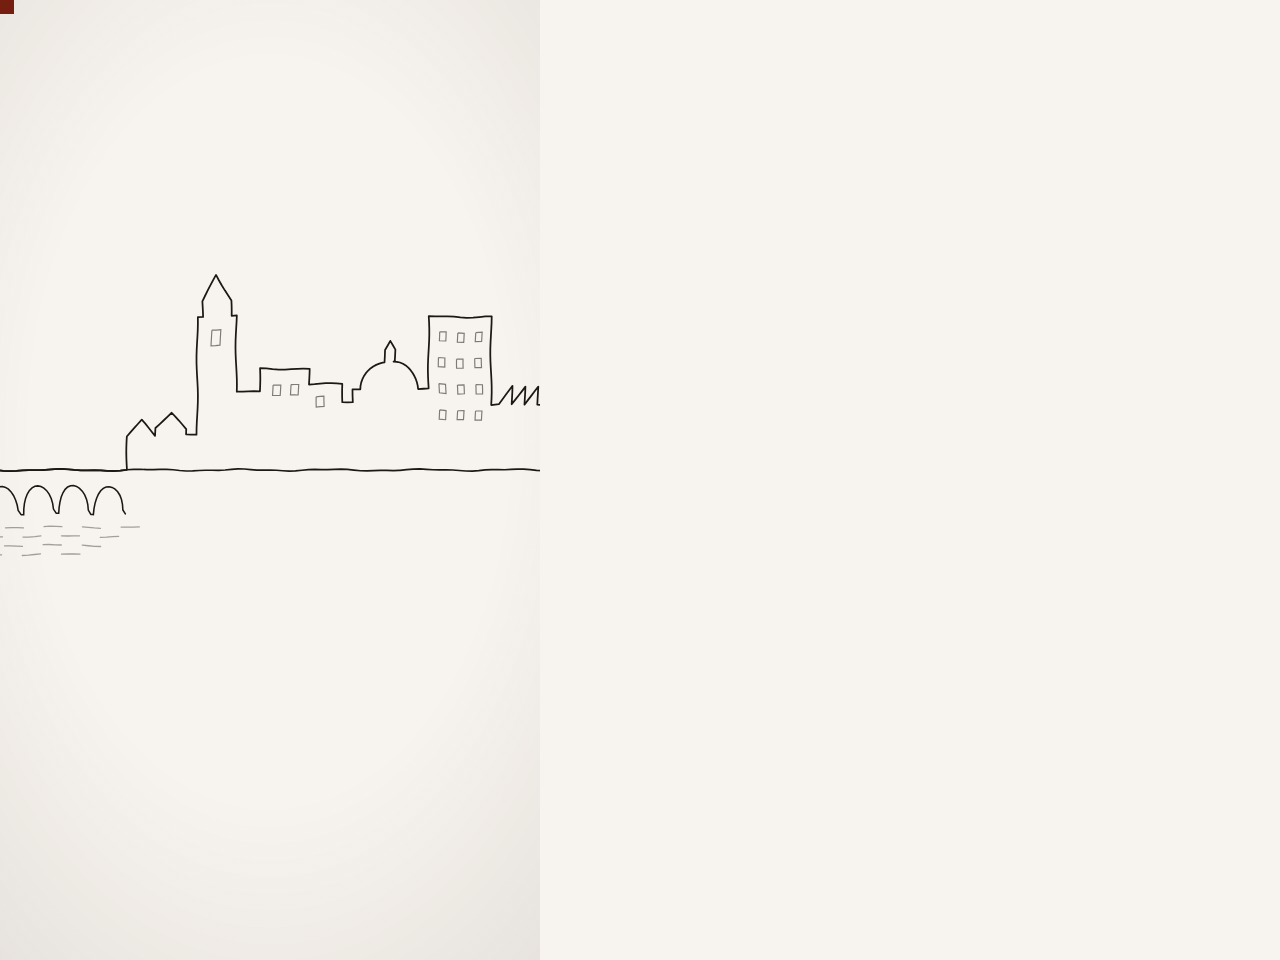
<file: promo/reel/vuelta/reel.html>
<!doctype html>
<html lang="es">
<head>
<meta charset="utf-8">
<title>sesmi · reel</title>
<!--
  Reel vertical de sesmi (1080×1920), en clave de concepto: el cuadrado rojo (el punto de la i)
  vive en una ciudad media, se va, aprende cómo se hace y vuelve. Lo pinta render.mjs fotograma a
  fotograma: inyecta window.BRAND (src/brand/brand.json) y window.TL (timeline.json) y llama a
  renderAt(t). Todo es función de t (sin transiciones CSS), así cada fotograma es determinista.
-->
<style>
@font-face{font-family:"Apfel";src:url("../../../public/fonts/ApfelGrotezk-Mittel.woff2") format("woff2");font-weight:500}
@font-face{font-family:"Apfel Fett";src:url("../../../public/fonts/ApfelGrotezk-Fett.woff2") format("woff2");font-weight:700}
@font-face{font-family:"Instrument Sans";src:url("../../../public/fonts/InstrumentSans-Variable.woff2") format("woff2");font-weight:400 700;font-style:normal}
@font-face{font-family:"Instrument Sans";src:url("../../../public/fonts/InstrumentSans-Italic-Variable.woff2") format("woff2");font-weight:400 700;font-style:italic}
:root{
  --paper:#F7F3EE;--paper-2:#EFE9E1;--paper-3:#E6DED3;--ink:#1C1814;--red:#7A1F10;
  --ink-2:color-mix(in srgb,var(--ink) 70%,var(--paper));--ink-3:color-mix(in srgb,var(--ink) 48%,var(--paper));
  --display:"Apfel",sans-serif;--strong:"Apfel Fett",sans-serif;--text:"Instrument Sans",sans-serif;
}
*{box-sizing:border-box}
html,body{margin:0;background:var(--paper)}
#stage{position:relative;width:540px;height:960px;overflow:hidden;background:var(--paper);color:var(--ink);
  font:400 18px/1.5 var(--text);-webkit-font-smoothing:antialiased}
.abs{position:absolute}
.lbl{font:500 11px/1.3 var(--display);letter-spacing:.08em;text-transform:uppercase}
.wmk{display:block}.wmk svg{display:block;width:100%;height:auto;overflow:visible}
.fig svg{display:block;width:100%;height:100%}

#world{position:absolute;left:0;top:0;width:1700px;height:960px;will-change:transform}
#world svg{position:absolute;inset:0;width:1700px;height:960px;overflow:visible}
.tl{position:absolute;left:44px;right:44px;top:586px;text-align:center;text-wrap:balance;font:500 35px/1.1 var(--display);letter-spacing:-.022em;opacity:0}
.tl .w{display:inline-block}
.tl .red{color:var(--red)}
.flb{position:absolute;left:0;right:0;top:546px;display:flex;justify-content:center;align-items:center;gap:10px;color:var(--ink-3);opacity:0}
.flb i{width:8px;height:8px;background:var(--red)}
.fh{position:absolute;left:150px;top:250px;width:240px;height:240px;opacity:0}
#sq{position:absolute;width:14px;height:14px;background:var(--red)}

#endL{position:absolute;inset:0;background:var(--paper);display:none}
#ink{position:absolute;inset:0;background:var(--ink);color:var(--paper);display:none}
#ink .pat{position:absolute;inset:0;display:grid;grid-template-columns:repeat(9,60px);grid-auto-rows:60px}
#ink .pat span{display:flex;align-items:center;justify-content:center;color:color-mix(in srgb,var(--paper) 11%,transparent)}
#ink .pat .fig{width:38px;height:38px}
.ht{font:700 112px/.9 var(--strong);letter-spacing:-.045em;text-align:center}
.ht .dot{display:inline-block;width:.17em;height:.17em;background:var(--paper);margin-left:.04em}

#vig{position:absolute;inset:0;pointer-events:none;background:radial-gradient(ellipse 80% 70% at 50% 45%,transparent 55%,rgba(28,24,20,.07))}
</style>
</head>
<body>
<div id="stage">
  <div id="world"><svg id="wsvg" viewBox="0 0 1700 960"></svg></div>
  <div id="figs"></div>
  <div id="texts"></div>
  <div id="sq"></div>

  <div id="endL">
    <div class="abs" style="left:90px;top:380px;width:360px"><span class="wmk" id="wmEnd"></span></div>
    <div class="abs lbl" style="left:0;right:0;top:528px;text-align:center;color:var(--ink-2);font-size:12px;opacity:0" id="e1">Sociedad Económica de San Miguel</div>
    <div class="abs" style="left:0;right:0;top:600px;text-align:center;font:500 27px/1 var(--display);opacity:0" id="e2">sesmi.org</div>
    <div class="abs lbl" style="left:0;right:0;top:642px;text-align:center;color:var(--ink-3);opacity:0" id="e3">Talavera de la Reina</div>
  </div>

  <div id="ink">
    <div class="pat" id="pat"></div>
    <div class="abs lbl" style="left:0;right:0;top:268px;text-align:center;color:color-mix(in srgb,var(--paper) 55%,var(--ink));font-size:12px" id="k0">Principio fundacional</div>
    <div class="abs ht" style="left:0;right:0;top:310px"><div id="k1">debemos</div><div id="k2">saber<span class="dot"></span></div></div>
    <div class="abs" style="left:60px;right:60px;top:570px;text-align:center;font:400 20px/1.45 var(--text);color:color-mix(in srgb,var(--paper) 74%,var(--ink))" id="k3">Investigación económica independiente, en&nbsp;abierto, para las ciudades medias.</div>
  </div>

  <div id="vig"></div>
</div>

<script>
(() => {
const B = window.BRAND;
const NS = "http://www.w3.org/2000/svg";
const $ = (id) => document.getElementById(id);
const EV = [];
const ev = (t, k, v) => EV.push({ t: Math.round(t * 1000) / 1000, k, v });
const clamp = (x, a = 0, b = 1) => Math.min(b, Math.max(a, x));
const eOut = (x) => 1 - Math.pow(1 - clamp(x), 3);
const eIO = (x) => { x = clamp(x); return x < .5 ? 4 * x * x * x : 1 - Math.pow(-2 * x + 2, 3) / 2; };
const stepN = (t, t0, fps) => Math.floor((t - t0) * fps + 1e-6);

// ── figuras (copia de SEQ en src/brand/index.ts)
const SEQ = {
  buho: { fps: 5, origin: [50, 85], frames: (v) => B.frames.buho[v],
    steps: [["s1", 0, 0], ["s2", .5, 0], ["blink1", .8, 0], ["blink2", .8, 0], ["s3", .5, 0], ["s4", 0, 0], ["s1", -.5, 0], ["s2", -.8, 0], ["s3", -.5, 0], ["s4", 0, 0]] },
  caballo: { fps: 6, origin: [50, 50], frames: () => B.frames.caballo.run,
    steps: [["g1", 0, -.5], ["g2", .5, 0], ["g3", -.5, -1.5], ["g4", -1.5, -.5], ["g5", 1, 0], ["g6", .5, -.25]] },
  paloma: { fps: 6, origin: [50, 50], frames: () => B.frames.paloma.flap,
    steps: [["f1", 0, 1], ["f2", 0, -.5], ["f3", 0, -1.5], ["f4", 0, -2], ["f5", 0, -1.5], ["f6", 0, -.5]] },
};
const NAMES = ["buho", "caballo", "paloma"];
function fig(host, name, variant = "mayor") {
  host.innerHTML = `<svg viewBox="0 0 100 100"><g><path fill="currentColor"/></g></svg>`;
  const g = host.querySelector("g"), p = host.querySelector("path");
  const Q = SEQ[name], F = Q.frames(variant), rest = B.figs[name][variant];
  return (t, t0) => {
    if (t0 == null || t < t0) { p.setAttribute("d", rest); g.removeAttribute("transform"); return; }
    const [f, r, y] = Q.steps[stepN(t, t0, Q.fps) % Q.steps.length];
    p.setAttribute("d", F[f]);
    g.setAttribute("transform", `translate(0 ${y}) rotate(${r} ${Q.origin[0]} ${Q.origin[1]})`);
  };
}

// ── la ciudad, dibujada a mano (coordenadas del mundo; suelo en y = G)
const G = 470, HOME = 270, S = 1.3; // el mundo se dibuja a escala S alrededor del cuadrado
// temblor de mano: ondas largas y suaves, no dientes de sierra
const wob = (x, y) => [x + Math.sin(y * .11 + x * .03) * .55, y + Math.sin(x * .09 + 1.3) * .6 + Math.sin(x * .23 + y * .05) * .3];
function hand(pts) {
  let d = "";
  for (let i = 0; i < pts.length; i++) {
    const [x0, y0] = pts[i];
    if (i === 0) { const [a, b] = wob(x0, y0); d += `M${a.toFixed(2)} ${b.toFixed(2)}`; continue; }
    const [px, py] = pts[i - 1], n = Math.max(1, Math.ceil(Math.hypot(x0 - px, y0 - py) / 5));
    for (let k = 1; k <= n; k++) { const [a, b] = wob(px + (x0 - px) * k / n, py + (y0 - py) * k / n); d += `L${a.toFixed(2)} ${b.toFixed(2)}`; }
  }
  return d;
}
const P = [];
const L = (x, dy) => P.push([x, G - dy]);
L(-10, 0); L(160, 0);
// casas bajas
L(160, 26); L(171, 38); L(182, 26); L(182, 32); L(194, 44); L(206, 32); L(206, 28); L(214, 28);
// torre (la Colegiata)
L(214, 118); L(218, 118); L(218, 130); L(229, 150); L(240, 130); L(240, 118); L(244, 118); L(244, 60);
// manzanas
L(262, 60); L(262, 78); L(300, 78); L(300, 66); L(326, 66); L(326, 52); L(334, 52); L(334, 62); L(340, 62);
// cúpula (la basílica del Prado)
const DC = 362, DR = 22, DY = 62;
for (let a = Math.PI; a > Math.PI / 2 + .14; a -= .12) P.push([DC + DR * Math.cos(a), G - DY - DR * Math.sin(a)]);
L(358, DY + DR - .5); L(358, DY + DR + 9); L(362, DY + DR + 16); L(366, DY + DR + 9); L(366, DY + DR - .5);
for (let a = Math.PI / 2 - .14; a >= 0; a -= .12) P.push([DC + DR * Math.cos(a), G - DY - DR * Math.sin(a)]);
L(384, 62); L(392, 62);
// bloque de viviendas
L(392, 118); L(440, 118); L(440, 50);
// fábrica de dientes de sierra y chimenea
L(446, 50); L(456, 64); L(456, 50); L(466, 64); L(466, 50); L(476, 64); L(476, 50); L(480, 50); L(480, 172); L(488, 172); L(488, 50); L(494, 50);
L(494, 30); L(502, 38); L(510, 30); L(522, 30); L(522, 0); L(560, 0);
const SKY = hand(P);
// puente viejo sobre el río: arcos colgando del tablero
let BR = "";
for (let i = 0; i < 5; i++) {
  const x0 = 24 + i * 27, x1 = x0 + 27, cx = (x0 + x1) / 2, r = 11.5, pts = [[x0, G + 34]];
  for (let a = Math.PI; a >= 0; a -= .2) pts.push([cx + r * Math.cos(a), G + 34 - 22 * Math.sin(a) + 0]);
  pts.push([x1, G + 34]);
  BR += hand(pts);
}
let WAT = "";
for (let r = 0; r < 4; r++) for (let x = 6 + (r % 2) * 14; x < 170 - r * 12; x += 30) WAT += hand([[x, G + 44 + r * 7], [x + 14, G + 44 + r * 7]]);
let DET = "";
const box = (x, y, w, h) => { DET += hand([[x, y], [x + w, y], [x + w, y + h], [x, y + h], [x, y]]); };
box(225, G - 108, 7, 12);
for (let c = 0; c < 3; c++) for (let r = 0; r < 4; r++) box(400 + c * 14, G - 106 + r * 20, 5, 7);
box(272, G - 66, 6, 8); box(286, G - 66, 6, 8); box(306, G - 56, 6, 8);
const ROAD = [[640, "Madrid"], [790, "Consultoría"], [940, "Barcelona"], [1090, "Banco central"], [1240, "Datos"]];

const w = $("wsvg");
w.innerHTML = `<g transform="translate(${HOME} ${G}) scale(${S}) translate(${-HOME} ${-G})">` +
  `<path id="ground" d="${hand([[-20, G], [1700, G]])}" fill="none" stroke="currentColor" stroke-width="1.3" stroke-linecap="round"/>` +
  `<path id="sky" d="${SKY}" fill="none" stroke="currentColor" stroke-width="1.35" stroke-linejoin="round" stroke-linecap="round"/>` +
  `<path id="bridge" d="${BR}" fill="none" stroke="currentColor" stroke-width="1.2" stroke-linecap="round"/>` +
  `<path id="water" d="${WAT}" fill="none" stroke="currentColor" stroke-opacity=".38" stroke-width="1" stroke-linecap="round"/>` +
  `<path id="det" d="${DET}" fill="none" stroke="currentColor" stroke-opacity=".55" stroke-width=".9"/>` +
  ROAD.map(([x, s], i) => `<g class="road" data-i="${i}"><line x1="${x}" y1="${G}" x2="${x}" y2="${G + 9}" stroke="currentColor" stroke-width="1.4"/>` +
    `<text x="${x}" y="${G + 30}" text-anchor="middle" style="font:500 10px var(--display);letter-spacing:.08em;text-transform:uppercase;fill:var(--ink-3)">${s}</text></g>`).join("") + `</g>`;
const dash = (id) => { const p = $(id), l = p.getTotalLength(); p.style.strokeDasharray = `${l} ${l}`; return (x) => (p.style.strokeDashoffset = l * (1 - clamp(x))); };
const dGround = dash("ground"), dSky = dash("sky"), dBridge = dash("bridge"), dWater = dash("water");

// ── textos (entran con un fundido suave; salen igual)
const TEXTS = [
  [1.0, 4.7, "Hay ciudades que nadie analiza."],
  [7.2, 10.1, "Donde las grandes firmas no vienen."],
  [10.3, 12.9, "Y cuando vienen, no son de aquí."],
  [13.4, 16.5, "Alguien se fue de una de ellas."],
  [17.0, 20.3, "Aprendió cómo se hace."],
  [21.5, 25.8, "Y quiso volver."],
  [26.3, 31.7, "Porque estas ciudades merecen *el *mismo *rigor que Madrid o Barcelona.", true],
  [32.4, 34.7, "Para entenderla."],
  [35.0, 37.3, "Para ponerla en marcha."],
  [37.6, 39.8, "Y para contársela a todos."],
];
const tEls = TEXTS.map(([a, b, s, byWord], i) => {
  const d = document.createElement("div"); d.className = "tl";
  const words = s.split(" ").map((x) => { const red = x.startsWith("*"); return `<span class="w${red ? " hl" : ""}">${x.replace(/\*/g, "")}</span>`; });
  d.innerHTML = words.join(" ");
  $("texts").appendChild(d);
  ev(a, "line", i);
  return { d, a, b, byWord, ws: [...d.querySelectorAll(".w")] };
});

// ── figuras: tres verbos
const FIGS = [["buho", "Investigación", 32.2, 34.8], ["caballo", "Servicios", 34.8, 37.4], ["paloma", "Divulgación", 37.4, 40.0]];
const fEls = FIGS.map(([n, lbl, a, b], i) => {
  const h = document.createElement("div"); h.className = "fh"; $("figs").appendChild(h);
  const l = document.createElement("div"); l.className = "flb lbl"; l.innerHTML = `<i></i>${lbl}`; $("figs").appendChild(l);
  const Q = SEQ[n];
  for (let k = 0, t = a + .3; t < b; k++, t = a + .3 + k / Q.fps) {
    const f = Q.steps[k % Q.steps.length][0];
    if (n === "caballo" && ["g1", "g2", "g4"].includes(f)) ev(t, "hoof", f === "g4" ? 1 : 0);
    if (n === "buho" && f === "blink1") ev(t, "owl");
    if (n === "paloma" && f === "f2") ev(t, "wing");
  }
  ev(a, "fig", i);
  return { h, l, a, b, play: fig(h, n) };
});

// ── el cuadrado: parpadea, se va andando, vuelve
const OUT0 = 13.8, OUT1 = 20.5, OUTF = 6, OUTD = 24;   // ida: 6 pasos/s de 24 px
const BACK0 = 21.2, BACKF = 10, BACKD = 30;            // vuelta: 10 pasos/s de 30 px (tiene prisa)
const FAR = HOME + OUTD * Math.round((OUT1 - OUT0) * OUTF);
const BACK1 = BACK0 + Math.ceil((FAR - HOME) / BACKD) / BACKF;
function squareX(t) {
  if (t < OUT0) return [HOME, 0, HOME];
  if (t < OUT1) { const k = stepN(t, OUT0, OUTF); return [HOME + OUTD * k, k % 2 ? -4 : 0, HOME + OUTD * OUTF * (t - OUT0)]; }
  if (t < BACK0) return [FAR, 0, FAR];
  const k = stepN(t, BACK0, BACKF), x = Math.max(HOME, FAR - BACKD * k);
  return [x, x > HOME && k % 2 ? -4 : 0, Math.max(HOME, FAR - BACKD * BACKF * (t - BACK0))];
}
for (let k = 1; k <= Math.round((OUT1 - OUT0) * OUTF); k++) ev(OUT0 + k / OUTF, "step", k);
for (let k = 1; k <= Math.ceil((FAR - HOME) / BACKD); k++) ev(BACK0 + k / BACKF, "stepB", k);
ev(BACK1, "home");
[0, 1, 2].forEach((i) => ev(i, "blink", i));
[20.8, 21.0].forEach((t, i) => ev(t, "look", i));
ROAD.forEach(([x], i) => {
  // cuando el letrero pasa por debajo del cuadrado, a la ida
  const t = OUT0 + (x - HOME) / (OUTD * OUTF); ev(t, "sign", i);
});
ev(5.0, "draw0"); ev(8.6, "draw1");

// ── «debemos saber.»
const pat = $("pat"), pfs = [];
for (let r = 0; r < 16; r++) for (let c = 0; c < 9; c++) {
  const s = document.createElement("span"), d = document.createElement("div"); d.className = "fig"; s.appendChild(d); pat.appendChild(s);
  pfs.push(fig(d, NAMES[(c + r) % 3], "menor"));
}
const INK0 = 40.0, SH0 = 44.3, SHD = .07;
ev(INK0, "flip"); ev(40.55, "saber", 0); ev(40.8, "saber", 1);

// ── firma: la tinta se encoge hasta ser el punto de la i
const [sqx, sqy, sqw] = B.wordmark.sq.map(Number);
const wmHost = $("wmEnd");
wmHost.innerHTML = `<svg viewBox="${B.wordmark.vb}"><defs><clipPath id="wc"><rect id="wcr" x="22" y="-702" height="714" width="0"/></clipPath></defs>` +
  `<path fill="currentColor" d="${B.wordmark.d}" clip-path="url(#wc)"/><rect id="wdot" fill="#7A1F10" x="${sqx}" y="${sqy}" width="${sqw}" height="${sqw}"/></svg>`;
const SC = 360 / 2360, DOT = [90 + (sqx - 22) * SC, 380 + (sqy + 702) * SC, sqw * SC];
const LETTER_END = [447, 949, 1397, 2181, 2382];
const WM0 = 44.95, WMD = .13;
for (let k = 1; k <= 6; k++) ev(SH0 + k * SHD, "shrink", k);
ev(SH0 + 6 * SHD, "land");
LETTER_END.forEach((_, i) => ev(WM0 + i * WMD, "letter", i));
ev(46.0, "sign2"); ev(46.6, "url");

EV.sort((a, b) => a.t - b.t);
window.EVENTS = EV;

// ── pintar
window.renderAt = (t) => {
  // mundo: suelo, ciudad, carretera
  const [sx, bob, sxs] = squareX(t);
  const cam = Math.max(0, sxs - 330);
  const worldOn = t < 32.2;
  $("world").style.display = worldOn ? "block" : "none";
  $("world").style.transform = `translateX(${-cam * S}px)`;
  $("world").style.opacity = String(1 - eIO((t - 31.6) / .6));
  dGround(eIO((t - 5.0) / 1.0));
  dSky(eIO((t - 5.4) / 3.2));
  dBridge(eIO((t - 6.6) / 1.4));
  dWater(eIO((t - 7.2) / 1.4));
  $("det").style.opacity = String(eOut((t - 8.2) / .9));

  // cuadrado
  const sq = $("sq");
  let vis = t < 2.5 ? stepN(t, 0, 2) % 2 === 0 : true;
  if (t >= 20.7 && t < 20.85) vis = false;
  if (t >= 20.95 && t < 21.05) vis = false;
  sq.style.display = vis && t < 32.2 ? "block" : "none";
  sq.style.opacity = String(1 - eIO((t - 31.6) / .6));
  sq.style.left = HOME + (sx - HOME - cam) * S - 7 + "px";
  sq.style.top = G - 14 + bob + "px";

  // textos
  tEls.forEach(({ d, a, b, byWord, ws }) => {
    if (t < a - .1 || t > b + .1) { d.style.opacity = 0; return; }
    const out = 1 - eIO((t - (b - .6)) / .6);
    if (byWord) {
      d.style.opacity = out; d.style.transform = "none";
      ws.forEach((w, i) => { const x = eOut((t - a - i * .14) / .5); w.style.opacity = x; w.style.transform = `translateY(${(1 - x) * 8}px)`; w.classList.contains("hl") && (w.style.color = t > a + 2.6 ? "var(--red)" : ""); });
    } else {
      const x = eOut((t - a) / .8);
      d.style.opacity = x * out; d.style.transform = `translateY(${(1 - x) * 10}px)`;
    }
  });

  // figuras
  fEls.forEach(({ h, l, a, b, play }) => {
    const on = t >= a && t < b + .05;
    const x = on ? eOut((t - a) / .5) * (1 - eIO((t - (b - .35)) / .35)) : 0;
    h.style.opacity = x; l.style.opacity = x;
    h.style.transform = `translateY(${(1 - eOut((t - a) / .6)) * 10}px)`;
    if (on) play(t, a + .3);
  });

  // tinta: se abre a saltos desde el centro y al final se encoge hasta el punto de la i
  const ink = $("ink");
  const inkOn = t >= INK0 && t < SH0 + 6 * SHD;
  ink.style.display = inkOn ? "block" : "none";
  if (inkOn) {
    let x0, y0, x1, y1;
    if (t < SH0) {
      const k = Math.min(6, stepN(t, INK0, 1 / .07) + 1), r = (k / 6) * 560;
      [x0, y0, x1, y1] = [270 - r, 480 - r, 270 + r, 480 + r];
    } else {
      const k = Math.min(6, stepN(t, SH0, 1 / SHD) + 1), p = eIO(k / 6);
      const [dx, dy, ds] = DOT;
      [x0, y0, x1, y1] = [p * dx, p * dy, 540 + p * (dx + ds - 540), 960 + p * (dy + ds - 960)];
    }
    ink.style.clipPath = `inset(${y0}px ${540 - x1}px ${960 - y1}px ${x0}px)`;
    pfs.forEach((f) => f(t, INK0 + .5));
    $("k0").style.opacity = eOut((t - 40.5) / .6);
    $("k1").style.visibility = t >= 40.55 ? "visible" : "hidden";
    $("k2").style.visibility = t >= 40.8 ? "visible" : "hidden";
    $("k3").style.opacity = eOut((t - 41.7) / .8);
  }

  // firma
  const endOn = t >= SH0;
  $("endL").style.display = endOn ? "block" : "none";
  if (endOn) {
    $("wdot").style.visibility = t >= SH0 + 6 * SHD ? "visible" : "hidden";
    const n = t < WM0 ? 0 : Math.min(5, stepN(t, WM0, 1 / WMD) + 1);
    $("wcr").setAttribute("width", n ? LETTER_END[n - 1] - 22 + 6 : 0);
    [["e1", 46.0], ["e2", 46.6], ["e3", 47.0]].forEach(([id, a]) => {
      const x = eOut((t - a) / .8); $(id).style.opacity = x; $(id).style.transform = `translateY(${(1 - x) * 8}px)`;
    });
  }
};
window.renderAt(0);
})();
</script>
</body>
</html>
</file>
<file: promo/reel/shared/base.css>
/* Base común de los reels: tokens de la web, tipografías, escenario de 540×960 (se pinta a 2×). */
@font-face{font-family:"Apfel";src:url("../../../public/fonts/ApfelGrotezk-Mittel.woff2") format("woff2");font-weight:500}
@font-face{font-family:"Apfel Fett";src:url("../../../public/fonts/ApfelGrotezk-Fett.woff2") format("woff2");font-weight:700}
@font-face{font-family:"Instrument Sans";src:url("../../../public/fonts/InstrumentSans-Variable.woff2") format("woff2");font-weight:400 700;font-style:normal}
@font-face{font-family:"Instrument Sans";src:url("../../../public/fonts/InstrumentSans-Italic-Variable.woff2") format("woff2");font-weight:400 700;font-style:italic}
:root{
  --paper:#F7F3EE;--paper-2:#EFE9E1;--paper-3:#E6DED3;--ink:#1C1814;--red:#7A1F10;
  --ink-2:color-mix(in srgb,var(--ink) 70%,var(--paper));--ink-3:color-mix(in srgb,var(--ink) 48%,var(--paper));
  --display:"Apfel",sans-serif;--strong:"Apfel Fett",sans-serif;--text:"Instrument Sans",sans-serif;
}
*{box-sizing:border-box}
html,body{margin:0;background:var(--paper)}
#stage{position:relative;width:540px;height:960px;overflow:hidden;background:var(--paper);color:var(--ink);
  font:400 18px/1.5 var(--text);-webkit-font-smoothing:antialiased}
.abs{position:absolute}
.lbl{font:500 11px/1.3 var(--display);letter-spacing:.08em;text-transform:uppercase}
.layer{position:absolute;inset:0}
.layer>svg{position:absolute;inset:0;width:540px;height:960px;overflow:visible}

/* subtítulo: la voz, palabra a palabra */
.sub{position:absolute;left:40px;right:40px;top:600px;text-align:center;font:500 34px/1.12 var(--display);letter-spacing:-.022em;text-wrap:balance;display:none}
.sub .w{display:inline-block;opacity:0}
.sub .hot{color:var(--red)}
.sub.q{font:italic 400 22px/1.3 var(--text);letter-spacing:0;text-align:left;left:auto;right:auto;width:220px}

/* cara de tinta */
.ink{position:absolute;inset:0;background:var(--ink);color:var(--paper);display:none;z-index:20}
.ink .pat{position:absolute;inset:0;display:grid;grid-template-columns:repeat(9,60px);grid-auto-rows:60px}
.ink .pat span{display:flex;align-items:center;justify-content:center;color:color-mix(in srgb,var(--paper) 11%,transparent)}
.ink .pat .fig{width:38px;height:38px}
.ht{font:700 112px/.9 var(--strong);letter-spacing:-.045em;text-align:center}
.ht .dot{display:inline-block;width:.17em;height:.17em;background:var(--paper);margin-left:.04em}
.inktag{left:60px;right:60px;top:570px;text-align:center;font:400 20px/1.45 var(--text);color:color-mix(in srgb,var(--paper) 74%,var(--ink))}

/* firma */
.firma{position:absolute;inset:0;background:var(--paper);display:none;z-index:19}
.firma .abs{opacity:1}

#vig{position:absolute;inset:0;pointer-events:none;z-index:30;background:radial-gradient(ellipse 80% 70% at 50% 45%,transparent 55%,rgba(28,24,20,.07))}
</file>
